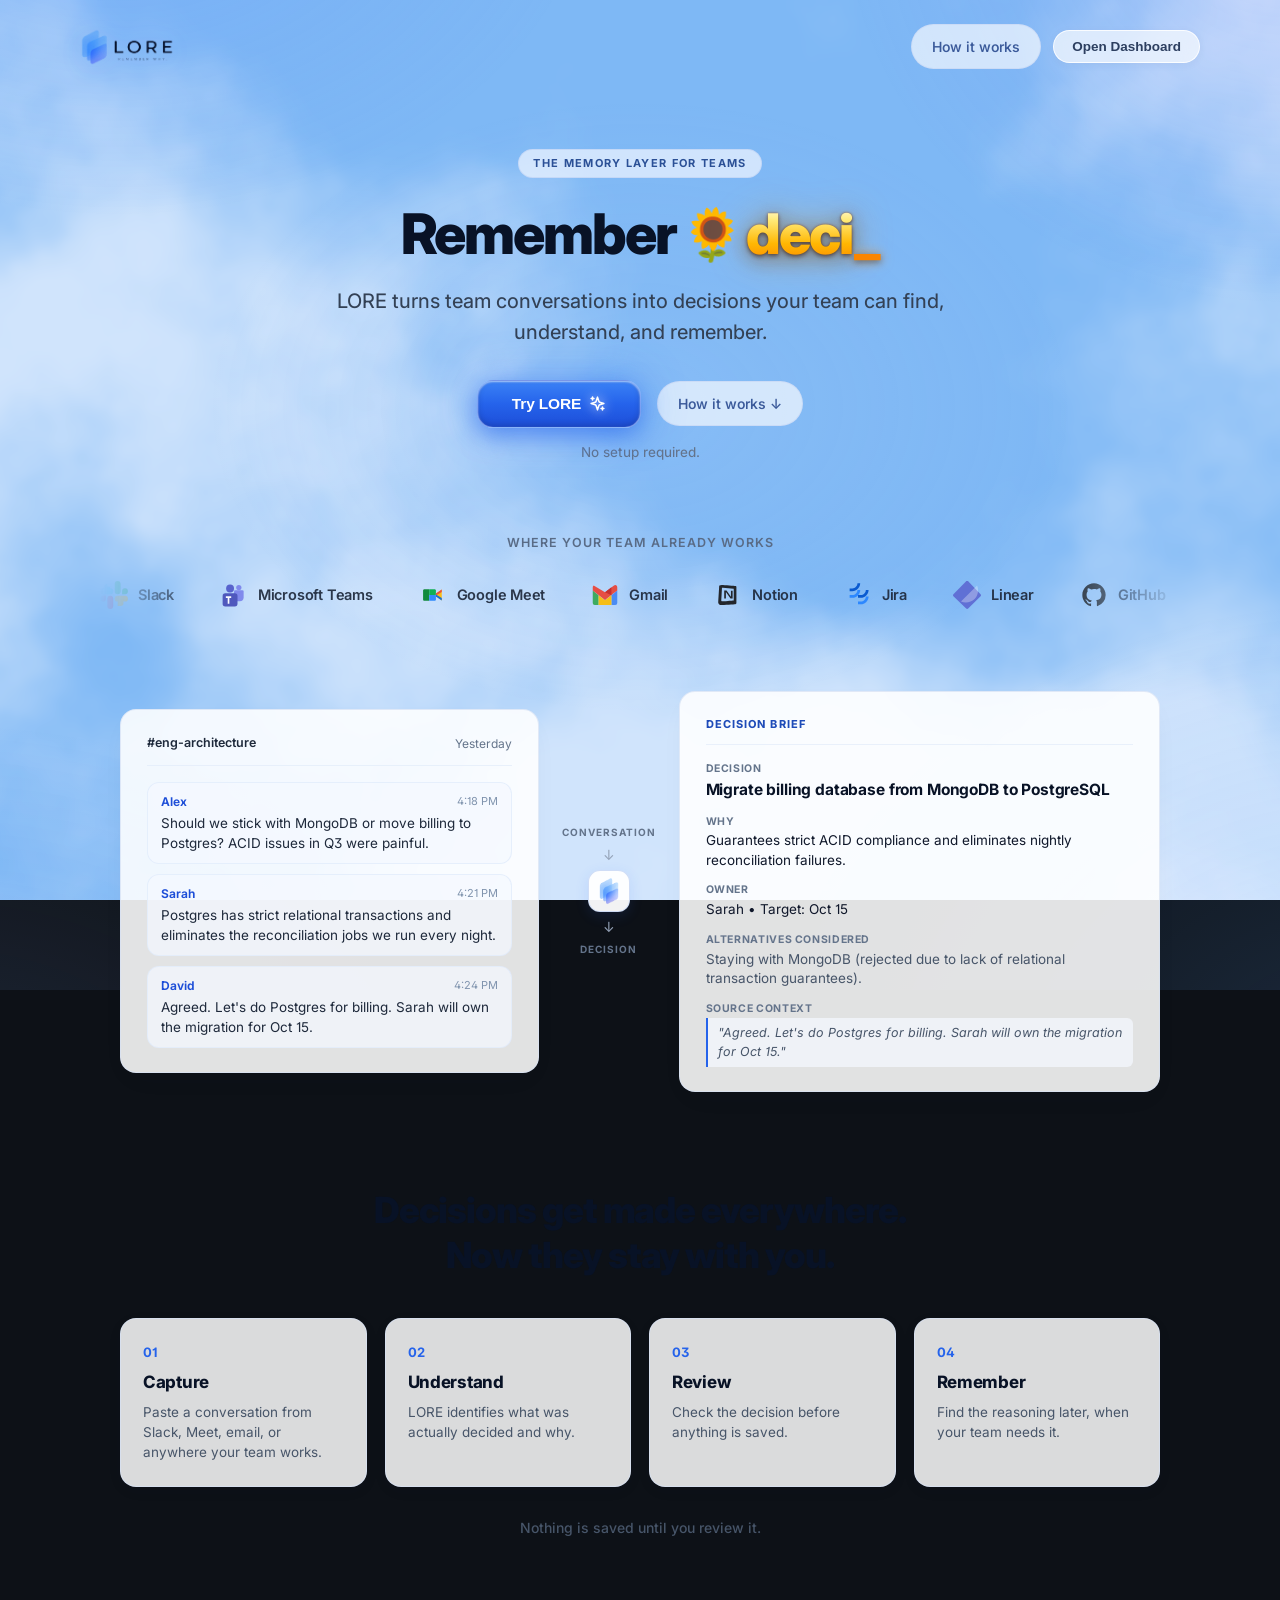
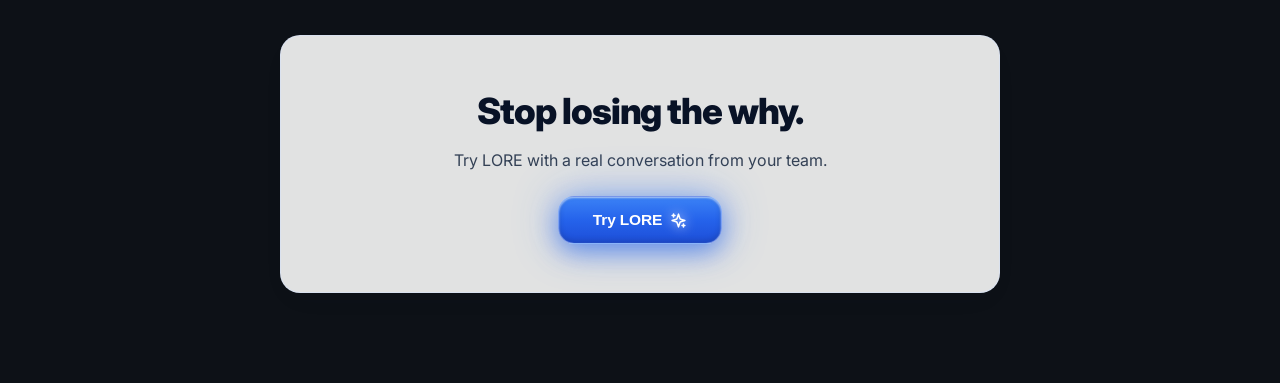
<file: index.html>
<!DOCTYPE html>
<html lang="en">
<head>
  <meta charset="UTF-8">
  <meta name="viewport" content="width=device-width, initial-scale=1.0">
  <meta name="description" content="LORE — Organizational memory for teams. Capture decisions, preserve reasoning and evidence, and remember why.">
  <title>LORE — Remember why.</title>
  <link rel="icon" type="image/png" href="assets/brand/lore-symbol-mark.png">
  <link rel="preconnect" href="https://fonts.googleapis.com">
  <link rel="preconnect" href="https://fonts.gstatic.com" crossorigin>
  <link href="https://fonts.googleapis.com/css2?family=Inter:wght@400;500;600;700;800;900&display=swap" rel="stylesheet">
  <link rel="stylesheet" href="styles.css?v=31">
</head>
<body>
  <canvas id="cloudscapeCanvas" class="cloudscape-bg" aria-hidden="true"></canvas>

  <!-- Lightweight Public Landing Screen (Appears before dashboard) -->
  <div id="landingScreen" class="landing-screen">
    <nav class="landing-nav" aria-label="Main Navigation">
      <a href="#" id="landingBrandLogo" class="landing-brand" title="LORE — Remember why.">
        <img src="assets/brand/lore-logo-transparent.png" alt="LORE — Remember why." class="landing-brand-img" />
      </a>
      <div class="landing-nav-actions">
        <a href="#landingVisual" class="landing-subtle-link landing-nav-how">How it works</a>
        <button id="landingGoDashboardBtn" class="btn-landing-nav" type="button">Open Dashboard</button>
      </div>
    </nav>

    <!-- 1. HERO -->
    <section class="landing-hero">
      <div class="landing-eyebrow">THE MEMORY LAYER FOR TEAMS</div>
      <h1 class="landing-headline">
        <span class="headline-static">Remember </span><span class="headline-sunflower" aria-hidden="true">🌻 </span><span id="typewriterText" class="headline-typewriter">why.</span><span id="typewriterCursor" class="typewriter-cursor" aria-hidden="true">_</span>
      </h1>
      <p class="landing-supporting">LORE turns team conversations into decisions your team can find, understand, and remember.</p>
      
      <div class="landing-hero-actions">
        <button id="landingTryBtn" class="btn-landing-cta glow-btn" type="button">
          <span class="btn-content">Try LORE</span>
          <svg class="btn-sparkle" width="17" height="17" viewBox="0 0 24 24" fill="none" stroke="currentColor" stroke-width="2.2" stroke-linecap="round" stroke-linejoin="round" aria-hidden="true"><path d="m12 3-1.912 5.813a2 2 0 0 1-1.275 1.275L3 12l5.813 1.912a2 2 0 0 1 1.275 1.275L12 21l1.912-5.813a2 2 0 0 1 1.275-1.275L21 12l-5.813-1.912a2 2 0 0 1-1.275-1.275L12 3Z"/><path d="M5 3v4"/><path d="M19 17v4"/><path d="M3 5h4"/><path d="M17 19h4"/></svg>
        </button>
        <a href="#landingVisual" class="landing-subtle-link">How it works ↓</a>
      </div>
      <p class="landing-hero-microcopy">No setup required.</p>
    </section>

    <!-- PLATFORMS MARQUEE -->
    <section class="landing-platforms-section" aria-label="Platforms where your team already works">
      <div class="platforms-header">
        <p class="platforms-eyebrow">Where your team already works</p>
      </div>
      <div class="platforms-marquee-wrap">
        <div class="platforms-marquee-track">
          <!-- Primary Platforms Group -->
          <div class="platforms-group">
            <div class="platform-logo" title="Slack">
              <svg class="platform-icon" width="28" height="28" viewBox="0 0 128 128" fill="none" xmlns="http://www.w3.org/2000/svg" aria-hidden="true">
                <path d="M26.8 80.6a13.4 13.4 0 1 1-13.4-13.4h13.4v13.4zm6.7 0a13.4 13.4 0 1 1 26.8 0v33.5a13.4 13.4 0 1 1-26.8 0V80.6z" fill="#E01E5A"/>
                <path d="M46.9 26.8a13.4 13.4 0 1 1-13.4-13.4v13.4h13.4zm0 6.7a13.4 13.4 0 1 1 0 26.8H13.4a13.4 13.4 0 1 1 0-26.8h33.5z" fill="#36C5F0"/>
                <path d="M100.7 46.9a13.4 13.4 0 1 1 13.4 13.4h-13.4V46.9zm-6.7 0a13.4 13.4 0 1 1-26.8 0V13.4a13.4 13.4 0 1 1 26.8 0v33.5z" fill="#2EB67D"/>
                <path d="M80.6 100.7a13.4 13.4 0 1 1 13.4 13.4h-13.4v-13.4zm0-6.7a13.4 13.4 0 1 1 0-26.8h33.5a13.4 13.4 0 1 1 0 26.8H80.6z" fill="#ECB22E"/>
              </svg>
              <span class="platform-name">Slack</span>
            </div>

            <div class="platform-logo" title="Microsoft Teams">
              <svg class="platform-icon" width="28" height="28" viewBox="0 0 32 32" fill="none" xmlns="http://www.w3.org/2000/svg" aria-hidden="true">
                <circle cx="21.5" cy="7.5" r="3" fill="#7B83EB"/>
                <path d="M16 12a1.5 1.5 0 0 1 1.5-1.5h8A1.5 1.5 0 0 1 27 12v6.5a4.5 4.5 0 0 1-4.5 4.5H17a1 1 0 0 1-1-1V12z" fill="#7B83EB"/>
                <circle cx="11.5" cy="8.5" r="4.5" fill="#5059C9"/>
                <rect x="3" y="14" width="17" height="15" rx="3" fill="#464EB8"/>
                <path d="M12.8 19.3h-2.1v6.7H8.8v-6.7H6.7v-1.8h6.1v1.8z" fill="#FFFFFF"/>
              </svg>
              <span class="platform-name">Microsoft Teams</span>
            </div>

            <div class="platform-logo" title="Google Meet">
              <svg class="platform-icon" width="28" height="28" viewBox="0 0 48 48" fill="none" xmlns="http://www.w3.org/2000/svg" aria-hidden="true">
                <path d="M7 16.25C7 15.01 8.01 14 9.25 14h8.25v20H9.25C8.01 34 7 32.99 7 31.75V16.25z" fill="#00832D"/>
                <path d="M17.5 14H26.75C27.99 14 29 15.01 29 16.25V24H17.5V14z" fill="#00AC47"/>
                <path d="M17.5 24H29v7.75c0 1.24-1.01 2.25-2.25 2.25H17.5V24z" fill="#2684FC"/>
                <path d="M29 21.5l10-7v19l-10-7v-5z" fill="#FFBA00"/>
                <path d="M29 21.5l10-7v4.5l-10 6v-3.5z" fill="#EA4335"/>
                <path d="M29 26.5l10 7v-4.5l-10-6v3.5z" fill="#0066DA"/>
              </svg>
              <span class="platform-name">Google Meet</span>
            </div>

            <div class="platform-logo" title="Gmail">
              <svg class="platform-icon" width="28" height="28" viewBox="0 0 48 48" fill="none" xmlns="http://www.w3.org/2000/svg" aria-hidden="true">
                <path d="M45 16.2v21.3a3.5 3.5 0 0 1-3.5 3.5H35V24.5L45 16.2z" fill="#4285F4"/>
                <path d="M3 16.2l10 8.3V41H6.5A3.5 3.5 0 0 1 3 37.5V16.2z" fill="#34A853"/>
                <path d="M35 41V24.5l-11 8.5-11-8.5V41h22z" fill="#FBBC05"/>
                <path d="M3 16.2L24 32.5 45 16.2V10.5a3.5 3.5 0 0 0-5.6-2.8L24 19.3 4.6 7.7A3.5 3.5 0 0 0 3 10.5v5.7z" fill="#EA4335"/>
                <path d="M35 24.5V10.5L24 19.3l11 5.2z" fill="#C5221F"/>
              </svg>
              <span class="platform-name">Gmail</span>
            </div>

            <div class="platform-logo" title="Notion">
              <svg class="platform-icon" width="28" height="28" viewBox="0 0 100 100" fill="none" xmlns="http://www.w3.org/2000/svg" aria-hidden="true">
                <path fill-rule="evenodd" clip-rule="evenodd" d="M19.5 16.5C21.7 14.8 24.7 14 27.5 14C36.6 14 74.4 17.5 76.5 17.7C78.4 17.9 80 19.3 80 21.2V78.8C80 81.1 78.4 82.9 76.2 83.2C72.8 83.7 34.5 86 25 86C21.4 86 18.2 84.4 16.5 81.5C14.7 78.5 14.8 74.9 15.2 71.5L18.2 24.5C18.4 21.3 18.3 17.4 19.5 16.5ZM28.5 24L26 68.5C25.8 71.2 27.2 72.8 29.8 72.5C33.2 72.2 64.5 69.8 70.5 69.2V27.5L31.8 23.8C29.8 23.6 28.7 23.8 28.5 24ZM36.5 33.5H44.8L60.5 56.5V34.5H66.5V62.5H58.8L42.5 39V62.5H36.5V33.5Z" fill="#18181B"/>
              </svg>
              <span class="platform-name">Notion</span>
            </div>

            <div class="platform-logo" title="Jira">
              <svg class="platform-icon" width="28" height="28" viewBox="0 0 24 24" fill="none" xmlns="http://www.w3.org/2000/svg" aria-hidden="true">
                <path d="M11.53 2c0 2.4-1.95 4.35-4.35 4.35H4.82v2.36h2.36c3.7 0 6.71-3.01 6.71-6.71V2h-2.36z" fill="#0052CC"/>
                <path d="M11.53 7.64c0 2.4-1.95 4.35-4.35 4.35H4.82v2.36h2.36c3.7 0 6.71-3.01 6.71-6.71V7.64h-2.36z" fill="#2684FF"/>
                <path d="M18.71 7.64c0 2.4-1.95 4.35-4.35 4.35H12v2.36h2.36c3.7 0 6.71-3.01 6.71-6.71V7.64h-2.36z" fill="#0052CC"/>
                <path d="M18.71 13.28c0 2.4-1.95 4.35-4.35 4.35H12V20h2.36c3.7 0 6.71-3.01 6.71-6.71v-.01h-2.36z" fill="#2684FF"/>
              </svg>
              <span class="platform-name">Jira</span>
            </div>

            <div class="platform-logo" title="Linear">
              <svg class="platform-icon" width="28" height="28" viewBox="0 0 100 100" fill="none" xmlns="http://www.w3.org/2000/svg" aria-hidden="true">
                <path d="M1.5 54.2c-2-2-2-5.2 0-7.2L47 0.5c2-2 5.2-2 7.2 0L98.5 47c2 2 2 5.2 0 7.2L54.2 98.5c-2 2-5.2 2-7.2 0L1.5 54.2z" fill="#5E6AD2"/>
                <path d="M28.5 73.5c16.5 7.5 36.5 3 48.5-9s16.5-32 9-48.5L28.5 73.5z" fill="#FFFFFF" fill-opacity="0.32"/>
              </svg>
              <span class="platform-name">Linear</span>
            </div>

            <div class="platform-logo" title="GitHub">
              <svg class="platform-icon" width="28" height="28" viewBox="0 0 24 24" fill="none" xmlns="http://www.w3.org/2000/svg" aria-hidden="true">
                <path fill-rule="evenodd" clip-rule="evenodd" d="M12 2C6.477 2 2 6.484 2 12.017c0 4.425 2.865 8.18 6.839 9.504.5.092.682-.217.682-.483 0-.237-.008-.868-.013-1.703-2.782.605-3.369-1.343-3.369-1.343-.454-1.158-1.11-1.466-1.11-1.466-.908-.62.069-.608.069-.608 1.003.07 1.53 1.032 1.53 1.032.892 1.53 2.341 1.088 2.91.832.092-.647.35-1.088.636-1.338-2.22-.253-4.555-1.113-4.555-4.951 0-1.093.39-1.988 1.029-2.688-.103-.253-.446-1.272.098-2.65 0 0 .84-.27 2.75 1.026A9.564 9.564 0 0112 6.844c.85.004 1.705.115 2.504.337 1.909-1.296 2.747-1.027 2.747-1.027.546 1.379.202 2.398.1 2.651.64.7 1.028 1.595 1.028 2.688 0 3.848-2.339 4.695-4.566 4.943.359.309.678.92.678 1.855 0 1.338-.012 2.419-.012 2.747 0 .268.18.58.688.482A10.019 10.019 0 0022 12.017C22 6.484 17.522 2 12 2z" fill="#24292F"/>
              </svg>
              <span class="platform-name">GitHub</span>
            </div>

            <div class="platform-logo" title="Discord">
              <svg class="platform-icon" width="28" height="28" viewBox="0 0 24 24" fill="none" xmlns="http://www.w3.org/2000/svg" aria-hidden="true">
                <path d="M20.317 4.37a19.791 19.791 0 0 0-4.885-1.515.074.074 0 0 0-.079.037c-.21.375-.444.864-.608 1.25a18.27 18.27 0 0 0-5.487 0 12.64 12.64 0 0 0-.617-1.25.077.077 0 0 0-.079-.037A19.736 19.736 0 0 0 3.677 4.37a.07.07 0 0 0-.032.027C.533 9.046-.32 13.58.099 18.057a.082.082 0 0 0 .031.057 19.9 19.9 0 0 0 5.993 3.03.078.078 0 0 0 .084-.028c.462-.63.874-1.295 1.226-1.994.021-.041.001-.09-.041-.106a13.107 13.107 0 0 1-1.872-.892.077.077 0 0 1-.008-.128 10.2 10.2 0 0 0 .372-.292.074.074 0 0 1 .077-.01c3.929 1.793 8.18 1.793 12.061 0a.074.074 0 0 1 .078.01c.12.098.246.198.373.292a.077.077 0 0 1-.006.127 12.299 12.299 0 0 1-1.873.894.077.077 0 0 0-.041.107c.36.698.772 1.362 1.225 1.993a.076.076 0 0 0 .084.028 19.839 19.839 0 0 0 6.002-3.03.077.077 0 0 0 .032-.054c.5-5.177-.838-9.674-3.549-13.66a.061.061 0 0 0-.031-.028zM8.02 15.33c-1.183 0-2.157-1.085-2.157-2.419 0-1.333.956-2.419 2.157-2.419 1.21 0 2.176 1.096 2.157 2.42 0 1.333-.956 2.418-2.157 2.418zm7.975 0c-1.183 0-2.157-1.085-2.157-2.419 0-1.333.955-2.419 2.157-2.419 1.21 0 2.176 1.096 2.157 2.42 0 1.333-.946 2.418-2.157 2.418z" fill="#5865F2"/>
              </svg>
              <span class="platform-name">Discord</span>
            </div>

            <div class="platform-logo" title="Google Docs">
              <svg class="platform-icon" width="28" height="28" viewBox="0 0 48 48" fill="none" xmlns="http://www.w3.org/2000/svg" aria-hidden="true">
                <path d="M30 4H12a4 4 0 0 0-4 4v32a4 4 0 0 0 4 4h24a4 4 0 0 0 4-4V14L30 4z" fill="#4285F4"/>
                <path d="M30 4v10h10L30 4z" fill="#A1C2FA"/>
                <path d="M16 22h16v2.5H16V22zm0 6h16v2.5H16V28zm0 6h10v2.5H16V34z" fill="#FFFFFF"/>
              </svg>
              <span class="platform-name">Google Docs</span>
            </div>
          </div>

          <!-- Secondary Platforms Group (Duplicate for Seamless Infinite Loop) -->
          <div class="platforms-group" aria-hidden="true">
            <div class="platform-logo" title="Slack">
              <svg class="platform-icon" width="28" height="28" viewBox="0 0 128 128" fill="none" xmlns="http://www.w3.org/2000/svg" aria-hidden="true">
                <path d="M26.8 80.6a13.4 13.4 0 1 1-13.4-13.4h13.4v13.4zm6.7 0a13.4 13.4 0 1 1 26.8 0v33.5a13.4 13.4 0 1 1-26.8 0V80.6z" fill="#E01E5A"/>
                <path d="M46.9 26.8a13.4 13.4 0 1 1-13.4-13.4v13.4h13.4zm0 6.7a13.4 13.4 0 1 1 0 26.8H13.4a13.4 13.4 0 1 1 0-26.8h33.5z" fill="#36C5F0"/>
                <path d="M100.7 46.9a13.4 13.4 0 1 1 13.4 13.4h-13.4V46.9zm-6.7 0a13.4 13.4 0 1 1-26.8 0V13.4a13.4 13.4 0 1 1 26.8 0v33.5z" fill="#2EB67D"/>
                <path d="M80.6 100.7a13.4 13.4 0 1 1 13.4 13.4h-13.4v-13.4zm0-6.7a13.4 13.4 0 1 1 0-26.8h33.5a13.4 13.4 0 1 1 0 26.8H80.6z" fill="#ECB22E"/>
              </svg>
              <span class="platform-name">Slack</span>
            </div>

            <div class="platform-logo" title="Microsoft Teams">
              <svg class="platform-icon" width="28" height="28" viewBox="0 0 32 32" fill="none" xmlns="http://www.w3.org/2000/svg" aria-hidden="true">
                <circle cx="21.5" cy="7.5" r="3" fill="#7B83EB"/>
                <path d="M16 12a1.5 1.5 0 0 1 1.5-1.5h8A1.5 1.5 0 0 1 27 12v6.5a4.5 4.5 0 0 1-4.5 4.5H17a1 1 0 0 1-1-1V12z" fill="#7B83EB"/>
                <circle cx="11.5" cy="8.5" r="4.5" fill="#5059C9"/>
                <rect x="3" y="14" width="17" height="15" rx="3" fill="#464EB8"/>
                <path d="M12.8 19.3h-2.1v6.7H8.8v-6.7H6.7v-1.8h6.1v1.8z" fill="#FFFFFF"/>
              </svg>
              <span class="platform-name">Microsoft Teams</span>
            </div>

            <div class="platform-logo" title="Google Meet">
              <svg class="platform-icon" width="28" height="28" viewBox="0 0 48 48" fill="none" xmlns="http://www.w3.org/2000/svg" aria-hidden="true">
                <path d="M7 16.25C7 15.01 8.01 14 9.25 14h8.25v20H9.25C8.01 34 7 32.99 7 31.75V16.25z" fill="#00832D"/>
                <path d="M17.5 14H26.75C27.99 14 29 15.01 29 16.25V24H17.5V14z" fill="#00AC47"/>
                <path d="M17.5 24H29v7.75c0 1.24-1.01 2.25-2.25 2.25H17.5V24z" fill="#2684FC"/>
                <path d="M29 21.5l10-7v19l-10-7v-5z" fill="#FFBA00"/>
                <path d="M29 21.5l10-7v4.5l-10 6v-3.5z" fill="#EA4335"/>
                <path d="M29 26.5l10 7v-4.5l-10-6v3.5z" fill="#0066DA"/>
              </svg>
              <span class="platform-name">Google Meet</span>
            </div>

            <div class="platform-logo" title="Gmail">
              <svg class="platform-icon" width="28" height="28" viewBox="0 0 48 48" fill="none" xmlns="http://www.w3.org/2000/svg" aria-hidden="true">
                <path d="M45 16.2v21.3a3.5 3.5 0 0 1-3.5 3.5H35V24.5L45 16.2z" fill="#4285F4"/>
                <path d="M3 16.2l10 8.3V41H6.5A3.5 3.5 0 0 1 3 37.5V16.2z" fill="#34A853"/>
                <path d="M35 41V24.5l-11 8.5-11-8.5V41h22z" fill="#FBBC05"/>
                <path d="M3 16.2L24 32.5 45 16.2V10.5a3.5 3.5 0 0 0-5.6-2.8L24 19.3 4.6 7.7A3.5 3.5 0 0 0 3 10.5v5.7z" fill="#EA4335"/>
                <path d="M35 24.5V10.5L24 19.3l11 5.2z" fill="#C5221F"/>
              </svg>
              <span class="platform-name">Gmail</span>
            </div>

            <div class="platform-logo" title="Notion">
              <svg class="platform-icon" width="28" height="28" viewBox="0 0 100 100" fill="none" xmlns="http://www.w3.org/2000/svg" aria-hidden="true">
                <path fill-rule="evenodd" clip-rule="evenodd" d="M19.5 16.5C21.7 14.8 24.7 14 27.5 14C36.6 14 74.4 17.5 76.5 17.7C78.4 17.9 80 19.3 80 21.2V78.8C80 81.1 78.4 82.9 76.2 83.2C72.8 83.7 34.5 86 25 86C21.4 86 18.2 84.4 16.5 81.5C14.7 78.5 14.8 74.9 15.2 71.5L18.2 24.5C18.4 21.3 18.3 17.4 19.5 16.5ZM28.5 24L26 68.5C25.8 71.2 27.2 72.8 29.8 72.5C33.2 72.2 64.5 69.8 70.5 69.2V27.5L31.8 23.8C29.8 23.6 28.7 23.8 28.5 24ZM36.5 33.5H44.8L60.5 56.5V34.5H66.5V62.5H58.8L42.5 39V62.5H36.5V33.5Z" fill="#18181B"/>
              </svg>
              <span class="platform-name">Notion</span>
            </div>

            <div class="platform-logo" title="Jira">
              <svg class="platform-icon" width="28" height="28" viewBox="0 0 24 24" fill="none" xmlns="http://www.w3.org/2000/svg" aria-hidden="true">
                <path d="M11.53 2c0 2.4-1.95 4.35-4.35 4.35H4.82v2.36h2.36c3.7 0 6.71-3.01 6.71-6.71V2h-2.36z" fill="#0052CC"/>
                <path d="M11.53 7.64c0 2.4-1.95 4.35-4.35 4.35H4.82v2.36h2.36c3.7 0 6.71-3.01 6.71-6.71V7.64h-2.36z" fill="#2684FF"/>
                <path d="M18.71 7.64c0 2.4-1.95 4.35-4.35 4.35H12v2.36h2.36c3.7 0 6.71-3.01 6.71-6.71V7.64h-2.36z" fill="#0052CC"/>
                <path d="M18.71 13.28c0 2.4-1.95 4.35-4.35 4.35H12V20h2.36c3.7 0 6.71-3.01 6.71-6.71v-.01h-2.36z" fill="#2684FF"/>
              </svg>
              <span class="platform-name">Jira</span>
            </div>

            <div class="platform-logo" title="Linear">
              <svg class="platform-icon" width="28" height="28" viewBox="0 0 100 100" fill="none" xmlns="http://www.w3.org/2000/svg" aria-hidden="true">
                <path d="M1.5 54.2c-2-2-2-5.2 0-7.2L47 0.5c2-2 5.2-2 7.2 0L98.5 47c2 2 2 5.2 0 7.2L54.2 98.5c-2 2-5.2 2-7.2 0L1.5 54.2z" fill="#5E6AD2"/>
                <path d="M28.5 73.5c16.5 7.5 36.5 3 48.5-9s16.5-32 9-48.5L28.5 73.5z" fill="#FFFFFF" fill-opacity="0.32"/>
              </svg>
              <span class="platform-name">Linear</span>
            </div>

            <div class="platform-logo" title="GitHub">
              <svg class="platform-icon" width="28" height="28" viewBox="0 0 24 24" fill="none" xmlns="http://www.w3.org/2000/svg" aria-hidden="true">
                <path fill-rule="evenodd" clip-rule="evenodd" d="M12 2C6.477 2 2 6.484 2 12.017c0 4.425 2.865 8.18 6.839 9.504.5.092.682-.217.682-.483 0-.237-.008-.868-.013-1.703-2.782.605-3.369-1.343-3.369-1.343-.454-1.158-1.11-1.466-1.11-1.466-.908-.62.069-.608.069-.608 1.003.07 1.53 1.032 1.53 1.032.892 1.53 2.341 1.088 2.91.832.092-.647.35-1.088.636-1.338-2.22-.253-4.555-1.113-4.555-4.951 0-1.093.39-1.988 1.029-2.688-.103-.253-.446-1.272.098-2.65 0 0 .84-.27 2.75 1.026A9.564 9.564 0 0112 6.844c.85.004 1.705.115 2.504.337 1.909-1.296 2.747-1.027 2.747-1.027.546 1.379.202 2.398.1 2.651.64.7 1.028 1.595 1.028 2.688 0 3.848-2.339 4.695-4.566 4.943.359.309.678.92.678 1.855 0 1.338-.012 2.419-.012 2.747 0 .268.18.58.688.482A10.019 10.019 0 0022 12.017C22 6.484 17.522 2 12 2z" fill="#24292F"/>
              </svg>
              <span class="platform-name">GitHub</span>
            </div>

            <div class="platform-logo" title="Discord">
              <svg class="platform-icon" width="28" height="28" viewBox="0 0 24 24" fill="none" xmlns="http://www.w3.org/2000/svg" aria-hidden="true">
                <path d="M20.317 4.37a19.791 19.791 0 0 0-4.885-1.515.074.074 0 0 0-.079.037c-.21.375-.444.864-.608 1.25a18.27 18.27 0 0 0-5.487 0 12.64 12.64 0 0 0-.617-1.25.077.077 0 0 0-.079-.037A19.736 19.736 0 0 0 3.677 4.37a.07.07 0 0 0-.032.027C.533 9.046-.32 13.58.099 18.057a.082.082 0 0 0 .031.057 19.9 19.9 0 0 0 5.993 3.03.078.078 0 0 0 .084-.028c.462-.63.874-1.295 1.226-1.994.021-.041.001-.09-.041-.106a13.107 13.107 0 0 1-1.872-.892.077.077 0 0 1-.008-.128 10.2 10.2 0 0 0 .372-.292.074.074 0 0 1 .077-.01c3.929 1.793 8.18 1.793 12.061 0a.074.074 0 0 1 .078.01c.12.098.246.198.373.292a.077.077 0 0 1-.006.127 12.299 12.299 0 0 1-1.873.894.077.077 0 0 0-.041.107c.36.698.772 1.362 1.225 1.993a.076.076 0 0 0 .084.028 19.839 19.839 0 0 0 6.002-3.03.077.077 0 0 0 .032-.054c.5-5.177-.838-9.674-3.549-13.66a.061.061 0 0 0-.031-.028zM8.02 15.33c-1.183 0-2.157-1.085-2.157-2.419 0-1.333.956-2.419 2.157-2.419 1.21 0 2.176 1.096 2.157 2.42 0 1.333-.956 2.418-2.157 2.418zm7.975 0c-1.183 0-2.157-1.085-2.157-2.419 0-1.333.955-2.419 2.157-2.419 1.21 0 2.176 1.096 2.157 2.42 0 1.333-.946 2.418-2.157 2.418z" fill="#5865F2"/>
              </svg>
              <span class="platform-name">Discord</span>
            </div>

            <div class="platform-logo" title="Google Docs">
              <svg class="platform-icon" width="28" height="28" viewBox="0 0 48 48" fill="none" xmlns="http://www.w3.org/2000/svg" aria-hidden="true">
                <path d="M30 4H12a4 4 0 0 0-4 4v32a4 4 0 0 0 4 4h24a4 4 0 0 0 4-4V14L30 4z" fill="#4285F4"/>
                <path d="M30 4v10h10L30 4z" fill="#A1C2FA"/>
                <path d="M16 22h16v2.5H16V22zm0 6h16v2.5H16V28zm0 6h10v2.5H16V34z" fill="#FFFFFF"/>
              </svg>
              <span class="platform-name">Google Docs</span>
            </div>
          </div>
        </div>
      </div>
    </section>

    <!-- 2. PRODUCT TRANSFORMATION -->
    <section id="landingVisual" class="landing-visual-section" aria-label="Product transformation">
      <div class="workflow-container">
        <!-- Conversation Card -->
        <div class="visual-card visual-card-input">
          <div class="visual-card-header">
            <span class="card-channel-name">#eng-architecture</span>
            <span class="card-timestamp">Yesterday</span>
          </div>

          <div class="chat-thread">
            <div class="chat-bubble">
              <div class="chat-bubble-author">
                <span>Alex</span>
                <span class="chat-time">4:18 PM</span>
              </div>
              <div class="chat-text">Should we stick with MongoDB or move billing to Postgres? ACID issues in Q3 were painful.</div>
            </div>

            <div class="chat-bubble">
              <div class="chat-bubble-author">
                <span>Sarah</span>
                <span class="chat-time">4:21 PM</span>
              </div>
              <div class="chat-text">Postgres has strict relational transactions and eliminates the reconciliation jobs we run every night.</div>
            </div>

            <div class="chat-bubble">
              <div class="chat-bubble-author">
                <span>David</span>
                <span class="chat-time">4:24 PM</span>
              </div>
              <div class="chat-text">Agreed. Let's do Postgres for billing. Sarah will own the migration for Oct 15.</div>
            </div>
          </div>
        </div>

        <!-- Flow Connector -->
        <div class="workflow-connector" aria-hidden="true">
          <span class="flow-label">CONVERSATION</span>
          <span class="flow-arrow">↓</span>
          <span class="flow-lore-pill" title="LORE">
            <img src="assets/brand/lore-symbol-mark.png" alt="LORE" class="flow-lore-symbol" />
          </span>
          <span class="flow-arrow">↓</span>
          <span class="flow-label">DECISION</span>
        </div>

        <!-- Decision Brief Card -->
        <div class="visual-card visual-card-output">
          <div class="visual-card-header">
            <span class="brief-kicker">DECISION BRIEF</span>
          </div>

          <div class="pv-brief">
            <div class="pv-field">
              <span class="pv-field-label">Decision</span>
              <span class="pv-field-val pv-title-val">Migrate billing database from MongoDB to PostgreSQL</span>
            </div>

            <div class="pv-field">
              <span class="pv-field-label">Why</span>
              <span class="pv-field-val">Guarantees strict ACID compliance and eliminates nightly reconciliation failures.</span>
            </div>

            <div class="pv-field">
              <span class="pv-field-label">Owner</span>
              <span class="pv-field-val">Sarah • Target: Oct 15</span>
            </div>

            <div class="pv-field">
              <span class="pv-field-label">Alternatives considered</span>
              <span class="pv-field-val pv-alt-val">Staying with MongoDB (rejected due to lack of relational transaction guarantees).</span>
            </div>

            <div class="pv-field">
              <span class="pv-field-label">Source context</span>
              <blockquote class="pv-quote">"Agreed. Let's do Postgres for billing. Sarah will own the migration for Oct 15."</blockquote>
            </div>
          </div>
        </div>
      </div>
    </section>

    <!-- 3. FOUR STEPS -->
    <section class="landing-loop-section">
      <div class="section-title-wrap">
        <h2 class="section-display-title">Decisions get made everywhere.<br>Now they stay with you.</h2>
      </div>

      <div class="loop-steps">
        <div class="loop-step-card">
          <span class="loop-step-num">01</span>
          <h3 class="loop-step-title">Capture</h3>
          <p class="loop-step-desc">Paste a conversation from Slack, Meet, email, or anywhere your team works.</p>
        </div>

        <div class="loop-step-card">
          <span class="loop-step-num">02</span>
          <h3 class="loop-step-title">Understand</h3>
          <p class="loop-step-desc">LORE identifies what was actually decided and why.</p>
        </div>

        <div class="loop-step-card">
          <span class="loop-step-num">03</span>
          <h3 class="loop-step-title">Review</h3>
          <p class="loop-step-desc">Check the decision before anything is saved.</p>
        </div>

        <div class="loop-step-card">
          <span class="loop-step-num">04</span>
          <h3 class="loop-step-title">Remember</h3>
          <p class="loop-step-desc">Find the reasoning later, when your team needs it.</p>
        </div>
      </div>

      <div class="landing-trust-wrap">
        <p class="landing-trust-note">Nothing is saved until you review it.</p>
      </div>
    </section>

    <!-- 4. FINAL CTA -->
    <section class="landing-cta-section">
      <div class="landing-cta-card">
        <h2 class="landing-cta-headline">Stop losing the why.</h2>
        <p class="landing-cta-copy">Try LORE with a real conversation from your team.</p>
        <button id="landingBottomTryBtn" class="btn-landing-cta glow-btn" type="button">
          <span class="btn-content">Try LORE</span>
          <svg class="btn-sparkle" width="17" height="17" viewBox="0 0 24 24" fill="none" stroke="currentColor" stroke-width="2.2" stroke-linecap="round" stroke-linejoin="round" aria-hidden="true"><path d="m12 3-1.912 5.813a2 2 0 0 1-1.275 1.275L3 12l5.813 1.912a2 2 0 0 1 1.275 1.275L12 21l1.912-5.813a2 2 0 0 1 1.275-1.275L21 12l-5.813-1.912a2 2 0 0 1-1.275-1.275L12 3Z"/><path d="M5 3v4"/><path d="M19 17v4"/><path d="M3 5h4"/><path d="M17 19h4"/></svg>
        </button>
      </div>
    </section>
  </div>

  <!-- App Dashboard Container (Intact) -->
  <div id="appContainer" class="app-container" hidden>
    <header class="app-header">
      <div class="header-inner">
        <div class="brand">
          <a href="#" id="appBrandLink" class="brand-link" title="LORE — Remember why.">
            <img src="assets/brand/lore-logo-transparent.png" alt="LORE — Remember why." class="brand-logo-img" />
          </a>
          <div class="sr-only">
            <h1>LORE</h1>
            <p class="tagline">Remember why.</p>
          </div>
        </div>
        <div class="header-actions">
          <button id="introViewBtn" class="btn btn-ghost btn-how-it-works" title="About LORE" aria-label="About LORE">
            <svg xmlns="http://www.w3.org/2000/svg" width="15" height="15" viewBox="0 0 24 24" fill="none" stroke="currentColor" stroke-width="2" stroke-linecap="round" stroke-linejoin="round" aria-hidden="true"><path d="M3 9l9-7 9 7v11a2 2 0 0 1-2 2H5a2 2 0 0 1-2-2z"/><polyline points="9 22 9 12 15 12 15 22"/></svg>
            <span>Overview</span>
          </button>
          <button id="howItWorksBtn" class="btn btn-ghost btn-how-it-works" title="How LORE works" aria-label="How LORE works">
            <svg xmlns="http://www.w3.org/2000/svg" width="15" height="15" viewBox="0 0 24 24" fill="none" stroke="currentColor" stroke-width="2.2" stroke-linecap="round" stroke-linejoin="round" aria-hidden="true"><circle cx="12" cy="12" r="10"/><path d="M9.09 9a3 3 0 0 1 5.83 1c0 2-3 3-3 3"/><path d="M12 17h.01"/></svg>
            <span>How it works</span>
          </button>
          <button id="headerAskLoreBtn" class="btn btn-ghost btn-ask-lore-nav" title="Ask Lore anything about why your team made a decision">
            <svg xmlns="http://www.w3.org/2000/svg" width="15" height="15" viewBox="0 0 24 24" fill="none" stroke="currentColor" stroke-width="2.2" stroke-linecap="round" stroke-linejoin="round" aria-hidden="true"><circle cx="11" cy="11" r="8"/><path d="m21 21-4.3-4.3"/></svg>
            <span>Ask Lore</span>
          </button>
          <button id="addDecisionBtn" class="btn btn-ghost">
            <svg xmlns="http://www.w3.org/2000/svg" width="16" height="16" viewBox="0 0 24 24" fill="none" stroke="currentColor" stroke-width="2.4" stroke-linecap="round" stroke-linejoin="round" aria-hidden="true"><path d="M5 12h14"/><path d="M12 5v14"/></svg>
            Add Decision
          </button>
          <button id="extractBtn" class="btn btn-primary btn-extract">
            <svg xmlns="http://www.w3.org/2000/svg" width="16" height="16" viewBox="0 0 24 24" fill="none" stroke="currentColor" stroke-width="2" stroke-linecap="round" stroke-linejoin="round" aria-hidden="true"><path d="m12 3-1.912 5.813a2 2 0 0 1-1.275 1.275L3 12l5.813 1.912a2 2 0 0 1 1.275 1.275L12 21l1.912-5.813a2 2 0 0 1 1.275-1.275L21 12l-5.813-1.912a2 2 0 0 1-1.275-1.275L12 3Z"/><path d="M5 3v4"/><path d="M19 17v4"/><path d="M3 5h4"/><path d="M17 19h4"/></svg>
            <span>Extract from conversation</span>
          </button>
        </div>
      </div>
    </header>

  <main class="container">
    <!-- ASK LORE INTERFACE -->
    <section id="askLoreSection" class="ask-lore-section" aria-label="Ask Lore anything about why your team made a decision">
      <div class="ask-lore-card">
        <div class="ask-lore-header">
          <div class="ask-lore-eyebrow">
            <svg width="12" height="12" viewBox="0 0 24 24" fill="none" stroke="currentColor" stroke-width="2.5" stroke-linecap="round" stroke-linejoin="round" aria-hidden="true"><path d="m12 3-1.912 5.813a2 2 0 0 1-1.275 1.275L3 12l5.813 1.912a2 2 0 0 1 1.275 1.275L12 21l1.912-5.813a2 2 0 0 1 1.275-1.275L21 12l-5.813-1.912a2 2 0 0 1-1.275-1.275L12 3Z"/></svg>
            <span>ASK LORE</span>
          </div>
          <p class="ask-lore-subtitle">Ask Lore anything about why your team made a decision.</p>
        </div>

        <form id="askLoreForm" class="ask-lore-form" novalidate>
          <div class="ask-lore-input-wrap">
            <span class="ask-lore-input-icon" aria-hidden="true">
              <svg xmlns="http://www.w3.org/2000/svg" width="17" height="17" viewBox="0 0 24 24" fill="none" stroke="currentColor" stroke-width="2.2" stroke-linecap="round" stroke-linejoin="round"><circle cx="11" cy="11" r="8"/><path d="m21 21-4.3-4.3"/></svg>
            </span>
            <input
              id="askLoreInput"
              type="text"
              class="ask-lore-input"
              placeholder="Ask about a decision you've saved…"
              autocomplete="off"
            />
            <button type="submit" id="askLoreSubmitBtn" class="btn btn-primary ask-lore-btn">
              <span>Ask Lore</span>
              <svg xmlns="http://www.w3.org/2000/svg" width="14" height="14" viewBox="0 0 24 24" fill="none" stroke="currentColor" stroke-width="2.2" stroke-linecap="round" stroke-linejoin="round" aria-hidden="true"><path d="M5 12h14"/><path d="m12 5 7 7-7 7"/></svg>
            </button>
          </div>
        </form>

        <div id="askLoreSuggestions" class="ask-lore-suggestions" aria-label="Suggested questions" aria-live="polite"></div>

        <!-- Result / Answer Panel -->
        <div id="askLoreResultPanel" class="ask-lore-result" hidden>
          <div class="ask-result-head">
            <div class="ask-user-question">
              <span class="ask-q-label">User question:</span>
              <span id="askResultQuestion" class="ask-q-text"></span>
            </div>
            <button type="button" id="askResultResetBtn" class="ask-reset-btn" title="Clear and ask another question">
              <svg xmlns="http://www.w3.org/2000/svg" width="14" height="14" viewBox="0 0 24 24" fill="none" stroke="currentColor" stroke-width="2.2" stroke-linecap="round" stroke-linejoin="round" aria-hidden="true"><path d="M18 6 6 18"/><path d="m6 6 12 12"/></svg>
              <span>Clear</span>
            </button>
          </div>

          <div id="askResultLoading" class="ask-result-loading" hidden>
            <div class="ask-loading-spinner" aria-hidden="true"></div>
            <span>Searching team memory &amp; reasoning…</span>
          </div>

          <div id="askResultAnswerBox" class="ask-answer-box" hidden>
            <div class="ask-answer-heading">Answer</div>
            <p id="askResultAnswerText" class="ask-answer-text"></p>
            <p class="ask-trust-note">Ask Lore sends matching saved records to Gemini and summarizes them, not independent verification. Source labels are reviewer-entered; only source-matched quotes were checked against captured text.</p>
            <p id="askImpactSummary" class="ask-impact-summary" hidden></p>
            <div id="askResultSources" class="ask-sources-list"></div>
            <button id="askImpactMoreBtn" class="btn btn-ghost btn-sm impact-more-btn" type="button" hidden></button>
          </div>

          <p id="askResultError" class="ask-result-error" role="alert" hidden></p>

          <!-- No-Memory State -->
          <div id="askResultNoMemory" class="ask-no-memory-box" hidden>
            <div class="no-memory-message">
              <p class="no-memory-primary">I couldn't find a decision in Lore that answers this.</p>
              <p class="no-memory-secondary">Try capturing the conversation where this decision was made.</p>
            </div>
            <button type="button" id="askCaptureBtn" class="btn btn-primary btn-sm">
              <svg xmlns="http://www.w3.org/2000/svg" width="14" height="14" viewBox="0 0 24 24" fill="none" stroke="currentColor" stroke-width="2" stroke-linecap="round" stroke-linejoin="round" aria-hidden="true"><path d="m12 3-1.912 5.813a2 2 0 0 1-1.275 1.275L3 12l5.813 1.912a2 2 0 0 1 1.275 1.275L12 21l1.912-5.813a2 2 0 0 1 1.275-1.275L21 12l-5.813-1.912a2 2 0 0 1-1.275-1.275L12 3Z"/></svg>
              <span>Capture a conversation</span>
            </button>
          </div>
        </div>
      </div>
    </section>

    <section id="stats" class="stats" aria-live="polite">
      <div class="stat stat-clickable" id="statTotalBox" role="button" tabindex="0" title="Click to show all decisions">
        <span class="stat-dot total" aria-hidden="true"></span>
        <div class="stat-inner">
          <span class="stat-label">Total</span>
          <span id="statTotal" class="stat-value">0</span>
        </div>
      </div>
      <div class="stat stat-clickable" id="statDecidedBox" role="button" tabindex="0" title="Click to filter Decided decisions">
        <span class="stat-dot Decided" aria-hidden="true"></span>
        <div class="stat-inner">
          <span class="stat-label">Decided</span>
          <span id="statDecided" class="stat-value">0</span>
        </div>
      </div>
      <div class="stat stat-clickable" id="statProposedBox" role="button" tabindex="0" title="Click to filter Proposed decisions">
        <span class="stat-dot Proposed" aria-hidden="true"></span>
        <div class="stat-inner">
          <span class="stat-label">Proposed</span>
          <span id="statProposed" class="stat-value">0</span>
        </div>
      </div>
      <div class="stat stat-clickable" id="statSupersededBox" role="button" tabindex="0" title="Click to filter Superseded decisions">
        <span class="stat-dot Superseded" aria-hidden="true"></span>
        <div class="stat-inner">
          <span class="stat-label">Superseded</span>
          <span id="statSuperseded" class="stat-value">0</span>
        </div>
      </div>
      <div class="stat stat-clickable" id="statReviewBox" role="button" tabindex="0" title="Click to filter decisions due for revisit">
        <span class="stat-dot Review" aria-hidden="true"></span>
        <div class="stat-inner">
          <span class="stat-label">Needs Review</span>
          <span id="statReview" class="stat-value">0</span>
        </div>
      </div>
    </section>

    <section class="toolbar">
      <div class="search-wrap">
        <span class="search-icon" aria-hidden="true">
          <svg xmlns="http://www.w3.org/2000/svg" width="16" height="16" viewBox="0 0 24 24" fill="none" stroke="currentColor" stroke-width="2" stroke-linecap="round" stroke-linejoin="round"><circle cx="11" cy="11" r="8"/><path d="m21 21-4.3-4.3"/></svg>
        </span>
        <input
          id="searchInput"
          type="search"
          placeholder="Search decisions, context, reasoning, alternatives, outcomes..."
          autocomplete="off"
        >
      </div>

      <div class="toolbar-controls">
        <div class="filter-wrap">
          <label class="sr-only" for="statusFilter">Filter by status</label>
          <select id="statusFilter">
            <option value="all">All statuses</option>
            <option value="Decided">Decided</option>
            <option value="Proposed">Proposed</option>
            <option value="Superseded">Superseded</option>
            <option value="Reversed">Reversed</option>
            <option value="needs_review">Needs Review</option>
          </select>
          <span class="filter-chevron" aria-hidden="true">
            <svg xmlns="http://www.w3.org/2000/svg" width="16" height="16" viewBox="0 0 24 24" fill="none" stroke="currentColor" stroke-width="2" stroke-linecap="round" stroke-linejoin="round"><path d="m6 9 6 6 6-6"/></svg>
          </span>
        </div>

        <div class="view-switch" role="group" aria-label="View mode">
          <button id="viewCardsBtn" class="view-btn active" type="button" title="Cards View">
            <svg xmlns="http://www.w3.org/2000/svg" width="15" height="15" viewBox="0 0 24 24" fill="none" stroke="currentColor" stroke-width="2" stroke-linecap="round" stroke-linejoin="round"><rect width="7" height="7" x="3" y="3" rx="1"/><rect width="7" height="7" x="14" y="3" rx="1"/><rect width="7" height="7" x="14" y="14" rx="1"/><rect width="7" height="7" x="3" y="14" rx="1"/></svg>
            Cards
          </button>
          <button id="viewTimelineBtn" class="view-btn" type="button" title="Chronological Decision Timeline">
            <svg xmlns="http://www.w3.org/2000/svg" width="15" height="15" viewBox="0 0 24 24" fill="none" stroke="currentColor" stroke-width="2" stroke-linecap="round" stroke-linejoin="round"><path d="M12 2v20"/><circle cx="12" cy="7" r="2"/><circle cx="12" cy="17" r="2"/></svg>
            Timeline
          </button>
        </div>

        <div class="export-wrap">
          <button id="exportMenuBtn" class="btn btn-ghost" type="button" aria-haspopup="true" aria-expanded="false">
            <svg xmlns="http://www.w3.org/2000/svg" width="15" height="15" viewBox="0 0 24 24" fill="none" stroke="currentColor" stroke-width="2" stroke-linecap="round" stroke-linejoin="round"><path d="M21 15v4a2 2 0 0 1-2 2H5a2 2 0 0 1-2-2v-4"/><polyline points="7 10 12 15 17 10"/><line x1="12" x2="12" y1="15" y2="3"/></svg>
            Export / Import
          </button>
          <div id="exportMenu" class="export-dropdown" hidden>
            <button id="exportAdrBtn" type="button">
              <svg xmlns="http://www.w3.org/2000/svg" width="14" height="14" viewBox="0 0 24 24" fill="none" stroke="currentColor" stroke-width="2" stroke-linecap="round" stroke-linejoin="round"><path d="M14.5 2H6a2 2 0 0 0-2 2v16a2 2 0 0 0 2 2h12a2 2 0 0 0 2-2V7.5L14.5 2z"/><polyline points="14 2 14 8 20 8"/></svg>
              Export ADRs (.md)
            </button>
            <button id="exportJsonBtn" type="button">
              <svg xmlns="http://www.w3.org/2000/svg" width="14" height="14" viewBox="0 0 24 24" fill="none" stroke="currentColor" stroke-width="2" stroke-linecap="round" stroke-linejoin="round"><polyline points="16 18 22 12 16 6"/><polyline points="8 6 2 12 8 18"/></svg>
              Download graph backup (.json)
            </button>
            <button id="importJsonBtn" type="button">
              <svg xmlns="http://www.w3.org/2000/svg" width="14" height="14" viewBox="0 0 24 24" fill="none" stroke="currentColor" stroke-width="2" stroke-linecap="round" stroke-linejoin="round" aria-hidden="true"><path d="M12 16V3"/><path d="m7 8 5-5 5 5"/><path d="M4 16v4h16v-4"/></svg>
              Import graph backup (.json)
            </button>
          </div>
        </div>
      </div>
      <span id="resultCount" class="result-count"></span>
    </section>

    <!-- Cards Grid Dashboard -->
    <section id="dashboard" class="dashboard" aria-live="polite"></section>

    <!-- Timeline Roadmap Dashboard -->
    <section id="timelineDashboard" class="timeline-dashboard" hidden aria-live="polite"></section>

    <section id="emptyState" class="empty-state" hidden>
      <div class="cloud-watch-avatar" id="emptyCloudWatch" aria-label="Interactive LORE Cloud Character">
        <img
          src="assets/brand/cloud-character.png"
          alt="LORE Cloud Mascot"
          class="cloud-character-img"
        />
        <div class="cloud-eye cloud-eye-left">
          <div class="cloud-pupil" id="cloudPupilLeft"></div>
        </div>
        <div class="cloud-eye cloud-eye-right">
          <div class="cloud-pupil" id="cloudPupilRight"></div>
        </div>
      </div>
      <h2>Your team's memory starts here.</h2>
      <p class="empty-desc">Paste a conversation and LORE will find what was actually decided.</p>
      <div class="empty-actions">
        <button id="emptyExtractBtn" class="btn btn-primary btn-empty-extract">
          <svg xmlns="http://www.w3.org/2000/svg" width="16" height="16" viewBox="0 0 24 24" fill="none" stroke="currentColor" stroke-width="2" stroke-linecap="round" stroke-linejoin="round" aria-hidden="true"><path d="m12 3-1.912 5.813a2 2 0 0 1-1.275 1.275L3 12l5.813 1.912a2 2 0 0 1 1.275 1.275L12 21l1.912-5.813a2 2 0 0 1 1.275-1.275L21 12l-5.813-1.912a2 2 0 0 1-1.275-1.275L12 3Z"/><path d="M5 3v4"/><path d="M19 17v4"/><path d="M3 5h4"/><path d="M17 19h4"/></svg>
          <span>Extract from conversation</span>
        </button>
        <button id="emptyAddBtn" class="btn btn-ghost">
          <svg xmlns="http://www.w3.org/2000/svg" width="15" height="15" viewBox="0 0 24 24" fill="none" stroke="currentColor" stroke-width="2.2" stroke-linecap="round" stroke-linejoin="round" aria-hidden="true"><path d="M5 12h14"/><path d="M12 5v14"/></svg>
          <span>Add manually</span>
        </button>
        <button id="emptyImportBtn" class="btn btn-ghost" type="button">Import graph backup</button>
      </div>
      <p class="empty-footnote">Nothing is saved until you review it.</p>
    </section>
  </main>
  </div>

  <!-- Add / Edit modal -->
  <div id="decisionModal" class="modal-overlay" hidden>
    <div class="modal" role="dialog" aria-modal="true" aria-labelledby="modalTitle">
      <div class="modal-header">
        <h2 id="modalTitle">Add Decision</h2>
        <button id="closeModalBtn" class="icon-btn" aria-label="Close">
          <svg xmlns="http://www.w3.org/2000/svg" width="18" height="18" viewBox="0 0 24 24" fill="none" stroke="currentColor" stroke-width="2" stroke-linecap="round" stroke-linejoin="round"><path d="M18 6 6 18"/><path d="m6 6 12 12"/></svg>
        </button>
      </div>
      <form id="decisionForm" novalidate>
        <div class="form-group">
          <label for="decisionText">Decision</label>
          <input id="decisionText" type="text" required placeholder="What did we decide?">
        </div>
        <div class="form-group">
          <label for="contextText">Context / Problem</label>
          <textarea id="contextText" rows="3" required placeholder="The situation or problem that led to this decision"></textarea>
        </div>
        <div class="form-group">
          <label for="reasoningText">Reasoning</label>
          <textarea id="reasoningText" rows="3" required placeholder="Why this decision makes sense"></textarea>
        </div>
        <div class="form-row">
          <div class="form-group">
            <label for="ownerText">Owner</label>
            <input id="ownerText" type="text" required placeholder="e.g. Alex Chen">
          </div>
          <div class="form-group">
            <label for="dateInput">Date</label>
            <input id="dateInput" type="date" required>
          </div>
        </div>
        <div class="form-row">
          <div class="form-group">
            <label for="statusInput">Status</label>
            <select id="statusInput">
              <option value="Decided">Decided</option>
              <option value="Proposed">Proposed</option>
              <option value="Superseded">Superseded</option>
              <option value="Reversed">Reversed</option>
            </select>
          </div>
          <div class="form-group">
            <label for="impactInput">Impact</label>
            <select id="impactInput">
              <option value="Low">Low</option>
              <option value="Medium" selected>Medium</option>
              <option value="High">High</option>
              <option value="Critical">Critical</option>
            </select>
          </div>
        </div>

        <!-- Optional Deep Organizational Memory Section -->
        <div class="deep-form-toggle-wrap">
          <button type="button" id="toggleDeepFormBtn" class="btn-text-link">
            <span id="toggleDeepIcon">+</span> Add alternatives, evidence, tags & review date (optional)
          </button>
        </div>

        <div id="deepFormFields" class="deep-form-fields" hidden>
          <div class="form-group">
            <label for="alternativesText">Alternatives Considered</label>
            <textarea id="alternativesText" rows="2" placeholder="What other options were considered and rejected?"></textarea>
          </div>
          <div class="form-group">
            <label for="evidenceText">Evidence / Source</label>
            <textarea id="evidenceText" rows="2" placeholder="Supporting metrics, data points, or source excerpt"></textarea>
          </div>
          <div class="form-row">
            <div class="form-group">
              <label for="tagsInput">Tags</label>
              <input id="tagsInput" type="text" placeholder="e.g. Architecture, Pricing (comma separated)">
            </div>
            <div class="form-group">
              <label for="reviewDateInput">Review Date</label>
              <input id="reviewDateInput" type="date">
            </div>
          </div>
          <div class="form-group">
            <label for="expectedOutcomeText">Expected Outcome</label>
            <textarea id="expectedOutcomeText" rows="2" placeholder="What specific result was anticipated?"></textarea>
          </div>
          <div class="form-group" id="actualOutcomeGroup">
            <label for="actualOutcomeText">Actual Outcome & Learnings</label>
            <textarea id="actualOutcomeText" rows="2" placeholder="What actually happened after implementation? (Revisit notes)"></textarea>
          </div>
        </div>

        <div class="modal-actions">
          <button type="button" id="cancelModalBtn" class="btn btn-ghost">Cancel</button>
          <button type="submit" class="btn btn-primary">
            <svg xmlns="http://www.w3.org/2000/svg" width="16" height="16" viewBox="0 0 24 24" fill="none" stroke="currentColor" stroke-width="2.2" stroke-linecap="round" stroke-linejoin="round" aria-hidden="true"><path d="M20 6 9 17l-5-5"/></svg>
            Save Decision
          </button>
        </div>
      </form>
    </div>
  </div>

  <!-- Detail modal (Decision Memory View) -->
  <div id="detailModal" class="modal-overlay" hidden>
    <div class="modal modal-detail" role="dialog" aria-modal="true" aria-labelledby="detailTitle">
      <div class="modal-header">
        <div class="detail-header-badges">
          <span id="detailStatus" class="badge">Decided</span>
          <span id="detailImpact" class="badge-impact">Medium Impact</span>
        </div>
        <button id="closeDetailBtn" class="icon-btn" aria-label="Close">
          <svg xmlns="http://www.w3.org/2000/svg" width="18" height="18" viewBox="0 0 24 24" fill="none" stroke="currentColor" stroke-width="2" stroke-linecap="round" stroke-linejoin="round"><path d="M18 6 6 18"/><path d="m6 6 12 12"/></svg>
        </button>
      </div>

      <div class="detail-body">
        <!-- Lineage banner (Has this decision changed?) -->
        <div id="detailLineageBanner" class="detail-lineage-banner" hidden></div>

        <h2 id="detailTitle" class="detail-title"></h2>
        
        <div class="detail-meta">
          <span>
            <svg xmlns="http://www.w3.org/2000/svg" width="14" height="14" viewBox="0 0 24 24" fill="none" stroke="currentColor" stroke-width="2" stroke-linecap="round" stroke-linejoin="round" aria-hidden="true"><path d="M19 21v-2a4 4 0 0 0-4-4H9a4 4 0 0 0-4 4v2"/><circle cx="12" cy="7" r="4"/></svg>
            <span id="detailOwner"></span>
          </span>
          <span>
            <svg xmlns="http://www.w3.org/2000/svg" width="14" height="14" viewBox="0 0 24 24" fill="none" stroke="currentColor" stroke-width="2" stroke-linecap="round" stroke-linejoin="round" aria-hidden="true"><path d="M8 2v4"/><path d="M16 2v4"/><rect width="18" height="18" x="3" y="4" rx="2"/><path d="M3 10h18"/></svg>
            <span id="detailDate"></span>
          </span>
        </div>

        <div id="detailTags" class="detail-tags"></div>

        <div class="detail-section">
          <h3>Context / Problem</h3>
          <p id="detailContext"></p>
        </div>

        <div class="detail-section">
          <h3>Reasoning</h3>
          <p id="detailReasoning"></p>
        </div>

        <!-- What did we consider instead? -->
        <div id="detailAlternativesSection" class="detail-section" hidden>
          <h3>What we considered instead</h3>
          <p id="detailAlternatives" class="detail-alternatives-text"></p>
        </div>

        <!-- What evidence supports it? -->
        <div id="detailEvidenceSection" class="detail-section" hidden>
          <h3>Source excerpt</h3>
          <p id="detailEvidenceMeta" class="detail-source-meta"></p>
          <blockquote id="detailEvidence" class="detail-quote"></blockquote>
        </div>

        <div id="detailTrustSection" class="detail-section detail-trust-section" hidden>
          <h3>Extraction trust signal</h3>
          <p id="detailTrustSummary" class="detail-trust-summary"></p>
          <p id="detailTrustCaveat" class="detail-trust-caveat"></p>
          <details class="detail-source-quotes-wrap">
            <summary>Matched source excerpts by field</summary>
            <div id="detailSourceQuotes" class="detail-source-quotes"></div>
          </details>
        </div>

        <div class="detail-section detail-links-section">
          <h3>Decision links</h3>
          <div id="detailLinksList" class="detail-links-list"></div>
          <form id="detailLinkForm" class="detail-link-form">
            <label for="detailLinkType">Relationship</label>
            <select id="detailLinkType">
              <option value="depends_on">Depends on</option>
              <option value="influenced_by">Influenced by</option>
              <option value="related_to">Related to</option>
              <option value="contradicts">Contradicts</option>
            </select>
            <label for="detailLinkTarget">Decision</label>
            <select id="detailLinkTarget" required></select>
            <button type="submit" class="btn btn-ghost btn-sm">Link decision</button>
          </form>
          <button id="detailImpactBtn" type="button" class="btn btn-ghost btn-sm detail-impact-btn">What could this change affect?</button>
        </div>

        <!-- Did the decision actually work? (Revisit & Learn) -->
        <div id="detailOutcomeSection" class="detail-section detail-outcome-card">
          <div class="outcome-card-header">
            <h3>Revisit & Learn</h3>
            <span id="detailReviewBadge" class="review-status-badge"></span>
          </div>
          <div class="outcome-grid">
            <div>
              <span class="outcome-label">Expected Outcome</span>
              <p id="detailExpectedOutcome" class="outcome-value"></p>
            </div>
            <div>
              <span class="outcome-label">Target Review Date</span>
              <p id="detailReviewDate" class="outcome-value"></p>
            </div>
          </div>
          <div class="outcome-actual-block">
            <span class="outcome-label">Actual Outcome & Learnings</span>
            <p id="detailActualOutcome" class="outcome-actual-text"></p>
            <div id="detailReviewHistory" class="review-history-list" hidden></div>
            <!-- Quick Outcome Logger -->
            <div id="quickOutcomeWrap" class="quick-outcome-wrap" hidden>
              <label for="quickOutcomeInput">What happened, and what did the team learn?</label>
              <textarea id="quickOutcomeInput" rows="2" placeholder="Add the evidence or learning behind this review..."></textarea>
              <div class="review-outcome-actions">
                <button id="quickOutcomeSaveBtn" type="button" class="btn btn-sm btn-primary">Keep</button>
                <button id="quickReviseBtn" type="button" class="btn btn-sm btn-ghost">Revise</button>
                <button id="quickReverseBtn" type="button" class="btn btn-sm btn-ghost">Reverse</button>
              </div>
              <p class="review-action-note">Revise and Reverse create a linked follow-up decision; the original stays in history.</p>
            </div>
          </div>
        </div>
      </div>

      <div class="modal-actions detail-actions">
        <button id="deleteBtn" class="btn btn-danger">
          <svg xmlns="http://www.w3.org/2000/svg" width="15" height="15" viewBox="0 0 24 24" fill="none" stroke="currentColor" stroke-width="2" stroke-linecap="round" stroke-linejoin="round" aria-hidden="true"><path d="M3 6h18"/><path d="M19 6v14c0 1-1 2-2 2H7c-1 0-2-1-2-2V6"/><path d="M8 6V4c0-1 1-2 2-2h4c1 0 2 1 2 2v2"/><line x1="10" x2="10" y1="11" y2="17"/><line x1="14" x2="14" y1="11" y2="17"/></svg>
          Delete
        </button>
        <button id="supersedeBtn" class="btn btn-ghost" title="Create a linked revision without deleting this decision">
          <svg xmlns="http://www.w3.org/2000/svg" width="15" height="15" viewBox="0 0 24 24" fill="none" stroke="currentColor" stroke-width="2" stroke-linecap="round" stroke-linejoin="round" aria-hidden="true"><polyline points="15 14 20 9 15 4"/><path d="M4 20v-7a4 4 0 0 1 4-4h12"/></svg>
          Create Revision
        </button>
        <button id="copyAdrBtn" class="btn btn-ghost" title="Copy as Architectural Decision Record (Markdown)">
          <svg xmlns="http://www.w3.org/2000/svg" width="14" height="14" viewBox="0 0 24 24" fill="none" stroke="currentColor" stroke-width="2" stroke-linecap="round" stroke-linejoin="round" aria-hidden="true"><rect width="14" height="14" x="8" y="8" rx="2" ry="2"/><path d="M4 16c-1.1 0-2-.9-2-2V4c0-1.1.9-2 2-2h10c1.1 0 2 .9 2 2"/></svg>
          Copy ADR
        </button>
        <button id="editBtn" class="btn btn-primary">
          <svg xmlns="http://www.w3.org/2000/svg" width="14" height="14" viewBox="0 0 24 24" fill="none" stroke="currentColor" stroke-width="2" stroke-linecap="round" stroke-linejoin="round" aria-hidden="true"><path d="M21.174 6.812a1 1 0 0 0-3.986-3.987L3.842 16.174a2 2 0 0 0-.5.83l-1.321 4.352a.5.5 0 0 0 .623.622l4.353-1.32a2 2 0 0 0 .83-.497z"/><path d="m15 5 4 4"/></svg>
          Edit
        </button>
      </div>
    </div>
  </div>

  <!-- Extract from Text modal -->
  <div id="extractModal" class="modal-overlay" hidden>
    <div class="modal extract-modal" role="dialog" aria-modal="true" aria-labelledby="extractTitle">
      <div class="modal-header">
        <div>
          <h2 id="extractTitle">Extract from Text</h2>
          <p style="font-size:11.5px;color:var(--text-muted);margin-top:3px;font-weight:500;">AI identifies decisions, context, reasoning &amp; alternatives</p>
        </div>
        <div style="display:flex;align-items:center;gap:8px;">
          <span class="kbd-hint"><span class="kbd">Esc</span> to close</span>
          <button id="closeExtractBtn" class="icon-btn" aria-label="Close">
            <svg xmlns="http://www.w3.org/2000/svg" width="18" height="18" viewBox="0 0 24 24" fill="none" stroke="currentColor" stroke-width="2" stroke-linecap="round" stroke-linejoin="round"><path d="M18 6 6 18"/><path d="m6 6 12 12"/></svg>
          </button>
        </div>
      </div>
      <div id="extractPane">
        <form id="extractForm" novalidate>
          <div class="extract-body">
            <div class="form-group">
              <label for="extractText">Pasted discussion or notes</label>
              <textarea
                id="extractText"
                rows="10"
                placeholder="Paste a Slack thread, meeting transcript, email thread, or document notes. AI will extract decisions, context, reasoning, alternatives, evidence, and expected outcomes."
              ></textarea>
            </div>
            <p id="extractNoDecision" class="extract-message" hidden>No clear committed decision found in this text.</p>
            <p id="extractError" class="extract-error" hidden></p>
            <div class="modal-actions">
              <button type="button" id="cancelExtractBtn" class="btn btn-ghost">Cancel</button>
              <button type="submit" id="extractRunBtn" class="btn btn-primary">
                <svg xmlns="http://www.w3.org/2000/svg" width="15" height="15" viewBox="0 0 24 24" fill="none" stroke="currentColor" stroke-width="2" stroke-linecap="round" stroke-linejoin="round"><path d="m12 3-1.912 5.813a2 2 0 0 1-1.275 1.275L3 12l5.813 1.912a2 2 0 0 1 1.275 1.275L12 21l1.912-5.813a2 2 0 0 1 1.275-1.275L21 12l-5.813-1.912a2 2 0 0 1-1.275-1.275L12 3Z"/></svg>
                Extract to Memory
              </button>
            </div>
          </div>
        </form>
      </div>
      <div id="extractReviewWrap" hidden>
        <div class="extract-hint-wrap">
          <p class="extract-hint">Review extracted decisions. Verify or correct fields, then <strong>Save to Memory</strong>.</p>
        </div>
        <div id="extractReview" class="extract-review-list"></div>
        <div class="modal-actions detail-actions">
          <button type="button" id="extractBackBtn" class="btn btn-ghost">Back to text</button>
        </div>
      </div>
    </div>
  <!-- First-time Onboarding Walkthrough Modal -->
  <div id="walkthroughModal" class="modal-overlay" hidden>
    <div class="modal walkthrough-modal" role="dialog" aria-modal="true" aria-labelledby="wtHeadline">
      <div class="modal-header walkthrough-header">
        <div class="walkthrough-step-badge">
          <span id="wtStepBadge">Step 1 of 3</span>
        </div>
        <div class="walkthrough-header-actions">
          <button id="wtSkipBtn" class="btn btn-ghost wt-skip-btn" type="button">Skip</button>
          <button id="wtCloseBtn" class="icon-btn" aria-label="Close walkthrough" type="button">
            <svg xmlns="http://www.w3.org/2000/svg" width="18" height="18" viewBox="0 0 24 24" fill="none" stroke="currentColor" stroke-width="2" stroke-linecap="round" stroke-linejoin="round"><path d="M18 6 6 18"/><path d="m6 6 12 12"/></svg>
          </button>
        </div>
      </div>

      <div class="walkthrough-body">
        <div class="walkthrough-visual-wrap" id="wtVisual" aria-hidden="true"></div>

        <div class="walkthrough-text-wrap">
          <h2 id="wtHeadline" class="walkthrough-headline">Paste any conversation</h2>
          <p id="wtCopy" class="walkthrough-copy">A Slack thread, WhatsApp export, meeting notes, or email. LORE reads it, not you.</p>
        </div>

        <div class="walkthrough-dots" role="tablist" aria-label="Walkthrough progress">
          <button type="button" class="wt-dot active" data-step="0" aria-label="Step 1"></button>
          <button type="button" class="wt-dot" data-step="1" aria-label="Step 2"></button>
          <button type="button" class="wt-dot" data-step="2" aria-label="Step 3"></button>
        </div>
      </div>

      <div class="modal-footer walkthrough-footer">
        <button id="wtBackBtn" class="btn btn-ghost" type="button" style="visibility: hidden;">Back</button>
        <button id="wtNextBtn" class="btn btn-primary" type="button">
          <span id="wtNextBtnText">Next</span>
          <svg id="wtNextBtnIcon" xmlns="http://www.w3.org/2000/svg" width="15" height="15" viewBox="0 0 24 24" fill="none" stroke="currentColor" stroke-width="2.2" stroke-linecap="round" stroke-linejoin="round"><path d="M5 12h14"/><path d="m12 5 7 7-7 7"/></svg>
        </button>
      </div>
    </div>
  </div>

  <div id="toast" class="toast" hidden></div>
  <input id="importJsonFile" type="file" accept=".json,application/json" hidden>

  <script src="cloudscape-bg.js"></script>
  <script src="app.js?v=29"></script>
</body>
</html>
</file>
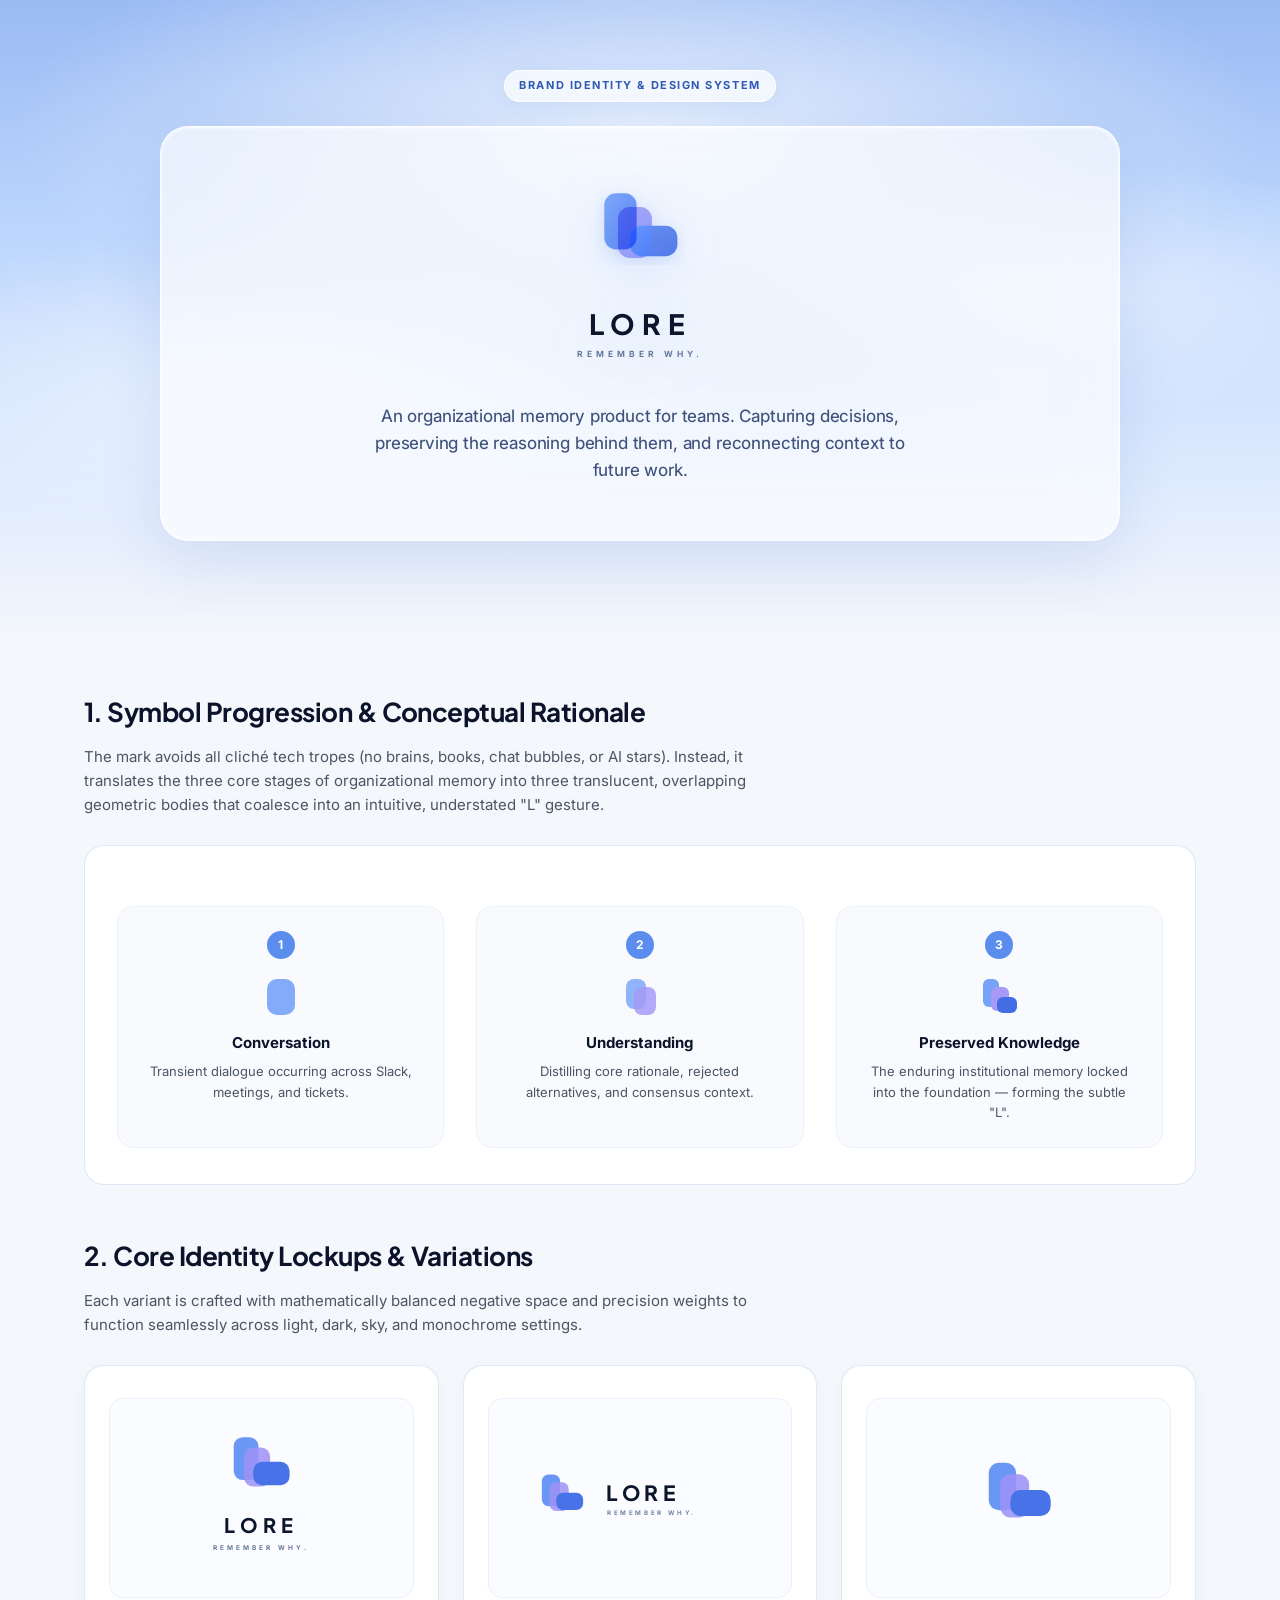
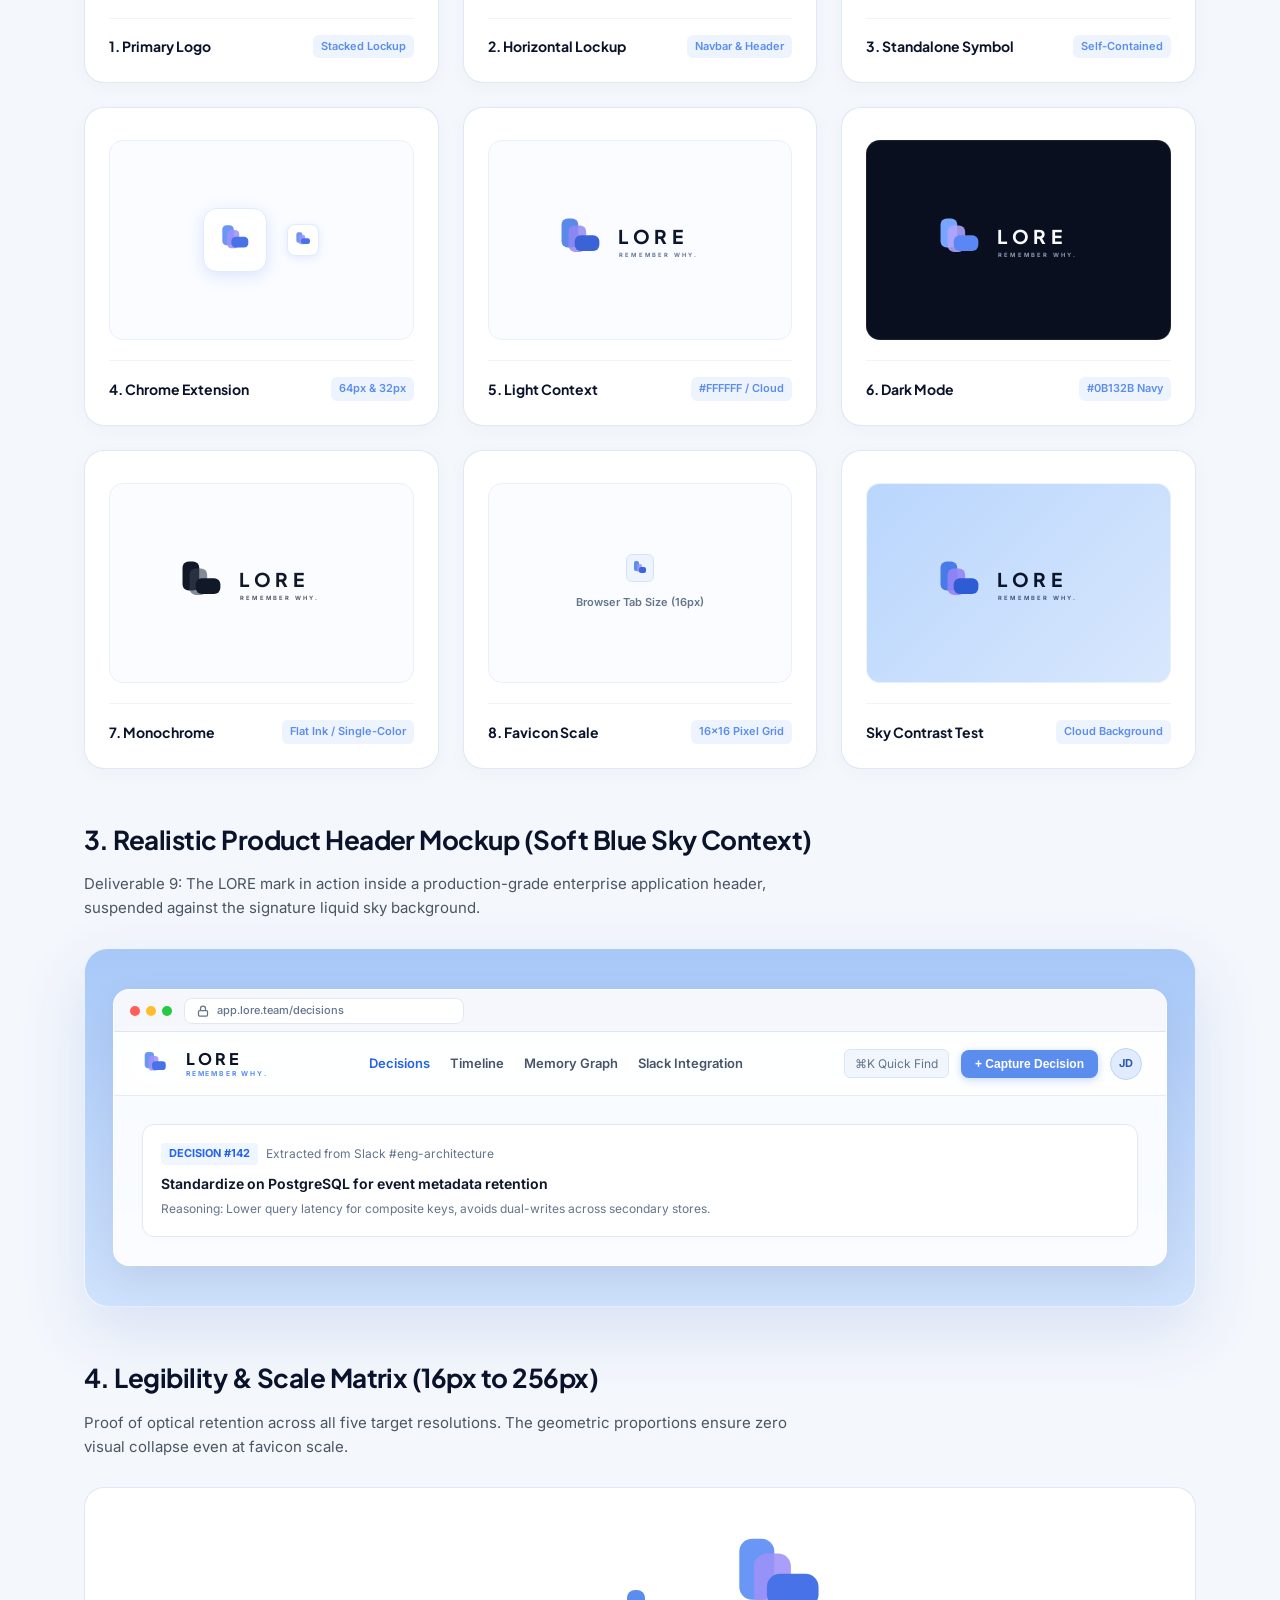
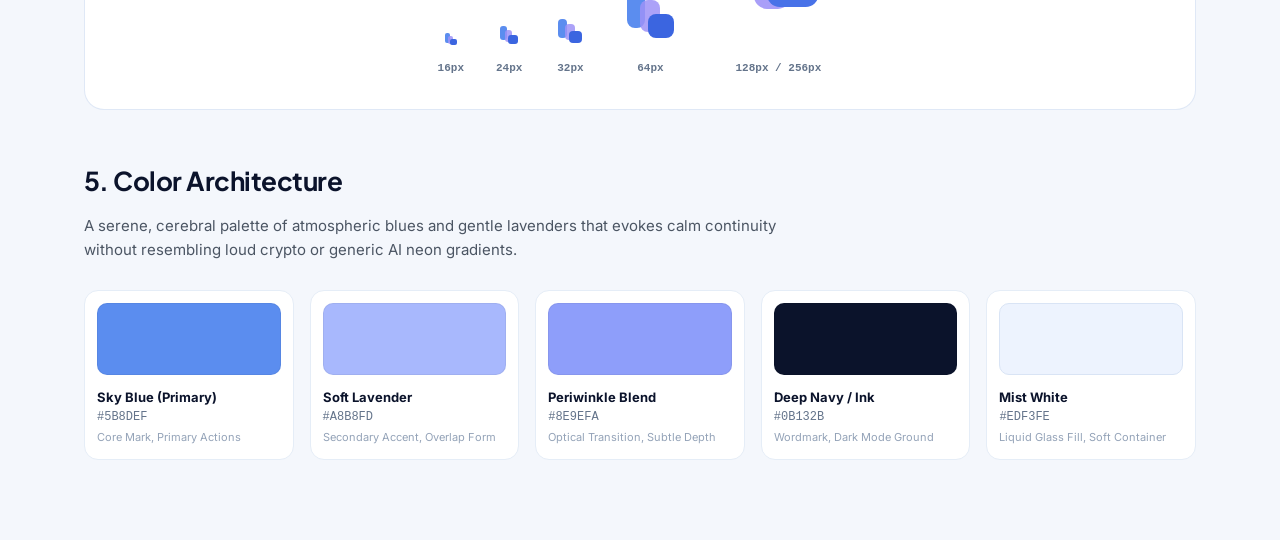
<file: brand.html>
<!DOCTYPE html>
<html lang="en">
<head>
  <meta charset="UTF-8">
  <meta name="viewport" content="width=device-width, initial-scale=1.0">
  <title>LORE — Brand Identity System & Specification</title>
  <link rel="preconnect" href="https://fonts.googleapis.com">
  <link rel="preconnect" href="https://fonts.gstatic.com" crossorigin>
  <link href="https://fonts.googleapis.com/css2?family=Inter:wght@300;400;500;600;700;800&family=Plus+Jakarta+Sans:wght@500;600;700;800&display=swap" rel="stylesheet">
  <style>
    :root {
      --lore-sky: #5B8DEF;
      --lore-sky-soft: #7EA6F6;
      --lore-lavender: #A8B8FD;
      --lore-periwinkle: #8E9EFA;
      --lore-mist: #EDF3FE;
      --lore-cloud: #F7FAFE;
      --lore-white: #FFFFFF;
      --lore-navy: #0B132B;
      --lore-ink: #111827;
      --lore-slate: #4B5563;
      --lore-border: rgba(142, 158, 250, 0.18);
      --font-display: 'Plus Jakarta Sans', -apple-system, BlinkMacSystemFont, sans-serif;
      --font-body: 'Inter', -apple-system, BlinkMacSystemFont, sans-serif;
    }

    * {
      box-sizing: border-box;
      margin: 0;
      padding: 0;
    }

    body {
      font-family: var(--font-body);
      color: var(--lore-ink);
      background: #F4F7FC;
      line-height: 1.6;
      -webkit-font-smoothing: antialiased;
    }

    /* Hero Banner with Soft Sky Background */
    .sky-canvas {
      position: relative;
      background: linear-gradient(180deg, #99BAF3 0%, #BBD5FD 35%, #DAE8FE 70%, #F4F7FC 100%);
      padding: 70px 24px 80px;
      overflow: hidden;
      text-align: center;
    }

    .sky-canvas::before {
      content: "";
      position: absolute;
      inset: 0;
      background: radial-gradient(ellipse 70% 50% at 50% 20%, rgba(255, 255, 255, 0.7) 0%, rgba(255, 255, 255, 0) 70%),
                  radial-gradient(ellipse 60% 40% at 20% 60%, rgba(255, 255, 255, 0.5) 0%, transparent 60%),
                  radial-gradient(ellipse 55% 35% at 85% 45%, rgba(255, 255, 255, 0.45) 0%, transparent 55%);
      pointer-events: none;
    }

    .hero-container {
      position: relative;
      max-width: 960px;
      margin: 0 auto;
      z-index: 1;
    }

    .hero-badge {
      display: inline-flex;
      align-items: center;
      gap: 8px;
      padding: 6px 14px;
      background: rgba(255, 255, 255, 0.7);
      backdrop-filter: blur(12px);
      border: 1px solid rgba(255, 255, 255, 0.9);
      border-radius: 9999px;
      font-size: 11px;
      font-weight: 700;
      letter-spacing: 0.14em;
      text-transform: uppercase;
      color: #2F59B2;
      margin-bottom: 24px;
      box-shadow: 0 4px 20px rgba(91, 141, 239, 0.12);
    }

    .hero-card {
      background: rgba(255, 255, 255, 0.65);
      backdrop-filter: blur(28px);
      -webkit-backdrop-filter: blur(28px);
      border: 1px solid rgba(255, 255, 255, 0.85);
      border-radius: 28px;
      padding: 56px 40px;
      box-shadow: 0 20px 60px rgba(52, 92, 175, 0.12), 0 1px 3px rgba(255, 255, 255, 0.9) inset;
      margin-bottom: 20px;
    }

    .main-logo-svg {
      max-width: 280px;
      height: auto;
      margin: 0 auto 20px;
      display: block;
      filter: drop-shadow(0 8px 24px rgba(91, 141, 239, 0.18));
    }

    .hero-subtitle {
      font-size: 17px;
      color: #3E517A;
      max-width: 580px;
      margin: 16px auto 0;
      font-weight: 450;
      letter-spacing: -0.01em;
    }

    /* Container */
    .container {
      max-width: 1160px;
      margin: 0 auto;
      padding: 0 24px 80px;
    }

    .section-title {
      font-family: var(--font-display);
      font-size: 26px;
      font-weight: 700;
      color: var(--lore-navy);
      letter-spacing: -0.02em;
      margin: 50px 0 12px;
      display: flex;
      align-items: center;
      gap: 12px;
    }

    .section-desc {
      font-size: 15px;
      color: var(--lore-slate);
      margin-bottom: 28px;
      max-width: 720px;
    }

    /* Grid Layouts */
    .grid-3 {
      display: grid;
      grid-template-columns: repeat(auto-fit, minmax(320px, 1fr));
      gap: 24px;
    }

    .grid-2 {
      display: grid;
      grid-template-columns: repeat(auto-fit, minmax(440px, 1fr));
      gap: 24px;
    }

    .grid-4 {
      display: grid;
      grid-template-columns: repeat(auto-fit, minmax(220px, 1fr));
      gap: 20px;
    }

    /* Asset Card */
    .asset-card {
      background: #FFFFFF;
      border: 1px solid rgba(220, 230, 245, 0.9);
      border-radius: 20px;
      padding: 32px 24px 24px;
      display: flex;
      flex-direction: column;
      align-items: center;
      box-shadow: 0 4px 20px rgba(15, 23, 42, 0.03);
      position: relative;
      transition: all 0.2s ease;
    }

    .asset-card:hover {
      transform: translateY(-2px);
      box-shadow: 0 12px 32px rgba(91, 141, 239, 0.08);
      border-color: rgba(142, 158, 250, 0.4);
    }

    .preview-box {
      width: 100%;
      height: 200px;
      display: flex;
      align-items: center;
      justify-content: center;
      border-radius: 14px;
      margin-bottom: 20px;
      position: relative;
      overflow: hidden;
    }

    .preview-box.light {
      background: #FAFCFF;
      border: 1px solid #EBF0F8;
    }

    .preview-box.sky {
      background: linear-gradient(135deg, #B9D6FD 0%, #D8E7FD 100%);
      border: 1px solid rgba(255, 255, 255, 0.6);
    }

    .preview-box.dark {
      background: #090F1E;
      border: 1px solid rgba(255, 255, 255, 0.08);
    }

    .preview-box.grid-pattern {
      background-size: 16px 16px;
      background-image: linear-gradient(to right, rgba(0,0,0,0.03) 1px, transparent 1px),
                        linear-gradient(to bottom, rgba(0,0,0,0.03) 1px, transparent 1px);
    }

    .card-meta {
      width: 100%;
      display: flex;
      align-items: center;
      justify-content: space-between;
      margin-top: auto;
      padding-top: 16px;
      border-top: 1px solid #F0F4FA;
    }

    .card-title {
      font-family: var(--font-display);
      font-size: 14px;
      font-weight: 700;
      color: var(--lore-navy);
    }

    .card-tag {
      font-size: 11px;
      font-weight: 600;
      color: #5B8DEF;
      background: #EEF4FD;
      padding: 3px 8px;
      border-radius: 6px;
    }

    /* Rationale Stepper */
    .progression-card {
      background: #FFFFFF;
      border-radius: 20px;
      padding: 36px 32px;
      border: 1px solid rgba(220, 230, 245, 0.9);
      margin-bottom: 40px;
    }

    .progression-steps {
      display: grid;
      grid-template-columns: repeat(3, 1fr);
      gap: 32px;
      position: relative;
      margin-top: 24px;
    }

    .step-item {
      display: flex;
      flex-direction: column;
      align-items: center;
      text-align: center;
      padding: 24px;
      background: #F8FAFD;
      border-radius: 16px;
      border: 1px solid #EBF1F9;
    }

    .step-num {
      width: 28px;
      height: 28px;
      border-radius: 50%;
      background: #5B8DEF;
      color: white;
      font-size: 12px;
      font-weight: 700;
      display: flex;
      align-items: center;
      justify-content: center;
      margin-bottom: 16px;
    }

    .step-title {
      font-weight: 700;
      font-size: 15px;
      color: var(--lore-navy);
      margin-bottom: 6px;
    }

    .step-desc {
      font-size: 13px;
      color: var(--lore-slate);
    }

    /* Realistic Product Header Mockup */
    .header-mockup-wrapper {
      background: linear-gradient(180deg, #A8C8F8 0%, #CFE2FD 100%);
      padding: 40px 28px;
      border-radius: 24px;
      border: 1px solid rgba(255, 255, 255, 0.7);
      box-shadow: 0 24px 64px rgba(66, 114, 203, 0.16);
      margin-top: 20px;
      position: relative;
      overflow: hidden;
    }

    .mockup-browser-chrome {
      background: rgba(255, 255, 255, 0.82);
      backdrop-filter: blur(24px);
      border: 1px solid rgba(255, 255, 255, 0.95);
      border-radius: 16px;
      overflow: hidden;
      box-shadow: 0 16px 40px rgba(15, 23, 42, 0.08);
    }

    .browser-topbar {
      height: 42px;
      background: rgba(245, 248, 253, 0.9);
      border-bottom: 1px solid rgba(210, 222, 240, 0.7);
      display: flex;
      align-items: center;
      padding: 0 16px;
      gap: 12px;
    }

    .traffic-lights {
      display: flex;
      gap: 6px;
    }

    .dot {
      width: 10px;
      height: 10px;
      border-radius: 50%;
    }
    .dot.red { background: #FF5F56; }
    .dot.yellow { background: #FFBD2E; }
    .dot.green { background: #27C93F; }

    .browser-url-pill {
      background: white;
      border: 1px solid #E2E8F0;
      border-radius: 8px;
      height: 26px;
      display: flex;
      align-items: center;
      gap: 8px;
      padding: 0 12px;
      font-size: 11px;
      color: #64748B;
      font-weight: 500;
      width: 280px;
    }

    .app-header-bar {
      height: 64px;
      display: flex;
      align-items: center;
      justify-content: space-between;
      padding: 0 24px;
      background: rgba(255, 255, 255, 0.75);
      backdrop-filter: blur(20px);
      border-bottom: 1px solid rgba(226, 232, 240, 0.8);
    }

    .header-nav-items {
      display: flex;
      align-items: center;
      gap: 20px;
      font-size: 13px;
      font-weight: 600;
      color: #475569;
    }

    .header-nav-item.active {
      color: #2563EB;
    }

    .header-user-actions {
      display: flex;
      align-items: center;
      gap: 12px;
    }

    .mock-btn {
      padding: 7px 14px;
      font-size: 12px;
      font-weight: 600;
      border-radius: 8px;
      border: none;
      cursor: pointer;
    }

    .mock-btn-primary {
      background: #5B8DEF;
      color: white;
      box-shadow: 0 2px 8px rgba(91, 141, 239, 0.35);
    }

    /* Scales Matrix */
    .scale-matrix {
      display: flex;
      align-items: flex-end;
      gap: 32px;
      padding: 32px;
      background: #FFFFFF;
      border-radius: 20px;
      border: 1px solid rgba(220, 230, 245, 0.9);
      justify-content: center;
    }

    .scale-cell {
      display: flex;
      flex-direction: column;
      align-items: center;
      gap: 12px;
    }

    .scale-label {
      font-size: 11px;
      font-weight: 600;
      color: #64748B;
      font-family: monospace;
    }

    /* Color Swatches */
    .swatch-group {
      display: grid;
      grid-template-columns: repeat(auto-fit, minmax(180px, 1fr));
      gap: 16px;
      margin-top: 16px;
    }

    .swatch-item {
      background: white;
      border-radius: 14px;
      padding: 12px;
      border: 1px solid #E5EDF7;
    }

    .swatch-chip {
      height: 72px;
      border-radius: 10px;
      margin-bottom: 12px;
      border: 1px solid rgba(0, 0, 0, 0.05);
    }

    .swatch-name {
      font-size: 13px;
      font-weight: 700;
      color: var(--lore-navy);
    }

    .swatch-hex {
      font-size: 12px;
      color: #64748B;
      font-family: monospace;
    }

    .swatch-role {
      font-size: 11px;
      color: #94A3B8;
      margin-top: 2px;
    }
  </style>
</head>
<body>

  <!-- HERO BANNER -->
  <section class="sky-canvas">
    <div class="hero-container">
      <div class="hero-badge">
        <span>Brand Identity & Design System</span>
      </div>

      <div class="hero-card">
        <!-- PRIMARY EMBEDDED VECTOR LOGO -->
        <svg class="main-logo-svg" viewBox="0 0 280 200" fill="none" xmlns="http://www.w3.org/2000/svg">
          <defs>
            <!-- Form 1: Conversation (Sky Blue Layer) -->
            <linearGradient id="primary-layer-1" x1="0%" y1="0%" x2="100%" y2="100%">
              <stop offset="0%" stop-color="#76A2F8" stop-opacity="0.95"/>
              <stop offset="100%" stop-color="#4F7DF2" stop-opacity="0.90"/>
            </linearGradient>

            <!-- Form 2: Understanding (Lavender Layer) -->
            <linearGradient id="primary-layer-2" x1="0%" y1="0%" x2="100%" y2="100%">
              <stop offset="0%" stop-color="#A59AF8" stop-opacity="0.88"/>
              <stop offset="100%" stop-color="#7B8EF6" stop-opacity="0.82"/>
            </linearGradient>

            <!-- Form 3: Preserved Knowledge (Base Anchor Layer completing the gentle L) -->
            <linearGradient id="primary-layer-3" x1="0%" y1="0%" x2="100%" y2="100%">
              <stop offset="0%" stop-color="#5581F1" stop-opacity="0.92"/>
              <stop offset="100%" stop-color="#436DE5" stop-opacity="0.98"/>
            </linearGradient>

            <filter id="soft-glow" x="-10%" y="-10%" width="120%" height="120%">
              <feDropShadow dx="0" dy="6" stdDeviation="8" flood-color="#4B77E8" flood-opacity="0.16"/>
            </filter>
          </defs>

          <!-- SYMBOL GROUP: Three pure, overlapping rounded forms subtly resolving into an "L" -->
          <g transform="translate(140, 52) scale(0.85) translate(-60, -55)" filter="url(#soft-glow)">
            <!-- Left Upright Primary Blade (Conversation) -->
            <rect x="18" y="6" width="38" height="66" rx="14" fill="url(#primary-layer-1)"/>
            
            <!-- Mid Diagonal Overlap (Understanding / Periwinkle-Lavender) with slight tilt -->
            <rect x="34" y="22" width="40" height="60" rx="14" fill="url(#primary-layer-2)" style="mix-blend-mode: multiply;"/>
            
            <!-- Bottom Right Extension completing the subtle L footprint (Preserved Knowledge) -->
            <rect x="48" y="44" width="56" height="36" rx="14" fill="url(#primary-layer-3)" style="mix-blend-mode: hard-light; opacity: 0.92;"/>
          </g>

          <!-- WORDMARK: LORE -->
          <g id="wordmark-group">
            <text x="140" y="152" font-family="'Plus Jakarta Sans', 'Inter', -apple-system, sans-serif" font-size="28" font-weight="750" letter-spacing="7" fill="#0B152B" text-anchor="middle">
              LORE
            </text>
          </g>

          <!-- TAGLINE: REMEMBER WHY. -->
          <g id="tagline-group">
            <text x="140" y="174" font-family="'Inter', -apple-system, sans-serif" font-size="8.5" font-weight="650" letter-spacing="4" fill="#5F7195" text-anchor="middle">
              REMEMBER WHY.
            </text>
          </g>
        </svg>

        <p class="hero-subtitle">
          An organizational memory product for teams. Capturing decisions, preserving the reasoning behind them, and reconnecting context to future work.
        </p>
      </div>
    </div>
  </section>

  <!-- SPECIFICATION BODY -->
  <div class="container">

    <!-- 1. SYMBOL RATIONALE & PROGRESSION -->
    <h2 class="section-title">
      <span>1. Symbol Progression & Conceptual Rationale</span>
    </h2>
    <p class="section-desc">
      The mark avoids all cliché tech tropes (no brains, books, chat bubbles, or AI stars). Instead, it translates the three core stages of organizational memory into three translucent, overlapping geometric bodies that coalesce into an intuitive, understated "L" gesture.
    </p>

    <div class="progression-card">
      <div class="progression-steps">
        <div class="step-item">
          <div class="step-num">1</div>
          <svg width="44" height="44" viewBox="0 0 44 44">
            <rect x="8" y="4" width="28" height="36" rx="10" fill="#76A2F8" opacity="0.9"/>
          </svg>
          <div class="step-title" style="margin-top:12px;">Conversation</div>
          <p class="step-desc">Transient dialogue occurring across Slack, meetings, and tickets.</p>
        </div>

        <div class="step-item">
          <div class="step-num">2</div>
          <svg width="44" height="44" viewBox="0 0 44 44">
            <rect x="8" y="4" width="20" height="30" rx="8" fill="#76A2F8" opacity="0.8"/>
            <rect x="16" y="12" width="22" height="28" rx="8" fill="#A59AF8" opacity="0.85"/>
          </svg>
          <div class="step-title" style="margin-top:12px;">Understanding</div>
          <p class="step-desc">Distilling core rationale, rejected alternatives, and consensus context.</p>
        </div>

        <div class="step-item">
          <div class="step-num">3</div>
          <svg width="44" height="44" viewBox="0 0 44 44">
            <rect x="6" y="4" width="16" height="28" rx="6" fill="#76A2F8"/>
            <rect x="14" y="12" width="18" height="24" rx="6" fill="#A59AF8"/>
            <rect x="20" y="22" width="20" height="16" rx="6" fill="#436DE5"/>
          </svg>
          <div class="step-title" style="margin-top:12px;">Preserved Knowledge</div>
          <p class="step-desc">The enduring institutional memory locked into the foundation — forming the subtle "L".</p>
        </div>
      </div>
    </div>

    <!-- 2. CORE DELIVERABLES GRID -->
    <h2 class="section-title">
      <span>2. Core Identity Lockups & Variations</span>
    </h2>
    <p class="section-desc">
      Each variant is crafted with mathematically balanced negative space and precision weights to function seamlessly across light, dark, sky, and monochrome settings.
    </p>

    <div class="grid-3">

      <!-- DELIVERABLE 1: Primary Logo (Symbol + Wordmark + Tagline) -->
      <div class="asset-card">
        <div class="preview-box light">
          <svg width="180" height="130" viewBox="0 0 180 130" fill="none">
            <!-- Symbol -->
            <g transform="translate(90, 36) scale(0.65) translate(-60, -55)">
              <rect x="18" y="6" width="38" height="66" rx="14" fill="#6A97F5"/>
              <rect x="34" y="22" width="40" height="60" rx="14" fill="#9E92F7" opacity="0.85"/>
              <rect x="48" y="44" width="56" height="36" rx="14" fill="#4872E8"/>
            </g>
            <text x="90" y="100" font-family="'Plus Jakarta Sans', sans-serif" font-size="20" font-weight="750" letter-spacing="5" fill="#0B152B" text-anchor="middle">LORE</text>
            <text x="90" y="117" font-family="'Inter', sans-serif" font-size="6.5" font-weight="650" letter-spacing="3" fill="#5F7195" text-anchor="middle">REMEMBER WHY.</text>
          </svg>
        </div>
        <div class="card-meta">
          <span class="card-title">1. Primary Logo</span>
          <span class="card-tag">Stacked Lockup</span>
        </div>
      </div>

      <!-- DELIVERABLE 2: Horizontal Lockup -->
      <div class="asset-card">
        <div class="preview-box light">
          <svg width="220" height="70" viewBox="0 0 220 70" fill="none">
            <!-- Compact Symbol Left -->
            <g transform="translate(32, 35) scale(0.48) translate(-60, -55)">
              <rect x="18" y="6" width="38" height="66" rx="14" fill="#6A97F5"/>
              <rect x="34" y="22" width="40" height="60" rx="14" fill="#9E92F7" opacity="0.85"/>
              <rect x="48" y="44" width="56" height="36" rx="14" fill="#4872E8"/>
            </g>
            <!-- Typography Right -->
            <text x="76" y="38" font-family="'Plus Jakarta Sans', sans-serif" font-size="21" font-weight="750" letter-spacing="4.5" fill="#0B152B">LORE</text>
            <text x="77" y="52" font-family="'Inter', sans-serif" font-size="6.2" font-weight="650" letter-spacing="2.6" fill="#6B7C9E">REMEMBER WHY.</text>
          </svg>
        </div>
        <div class="card-meta">
          <span class="card-title">2. Horizontal Lockup</span>
          <span class="card-tag">Navbar & Header</span>
        </div>
      </div>

      <!-- DELIVERABLE 3: Symbol-Only Mark -->
      <div class="asset-card">
        <div class="preview-box light">
          <svg width="100" height="100" viewBox="0 0 100 100" fill="none">
            <g transform="translate(50, 50) scale(0.72) translate(-60, -55)">
              <rect x="18" y="6" width="38" height="66" rx="14" fill="#6A97F5"/>
              <rect x="34" y="22" width="40" height="60" rx="14" fill="#9E92F7" opacity="0.88"/>
              <rect x="48" y="44" width="56" height="36" rx="14" fill="#4872E8"/>
            </g>
          </svg>
        </div>
        <div class="card-meta">
          <span class="card-title">3. Standalone Symbol</span>
          <span class="card-tag">Self-Contained</span>
        </div>
      </div>

      <!-- DELIVERABLE 4: Chrome Extension Icon -->
      <div class="asset-card">
        <div class="preview-box light">
          <div style="display:flex; align-items:center; gap:20px;">
            <!-- 64px container -->
            <div style="width:64px; height:64px; border-radius:14px; background:white; box-shadow:0 4px 16px rgba(79,123,254,0.18); border:1px solid #E1EBFA; display:flex; align-items:center; justify-content:center;">
              <svg width="42" height="42" viewBox="0 0 100 100" fill="none">
                <g transform="translate(50, 50) scale(0.72) translate(-60, -55)">
                  <rect x="18" y="6" width="38" height="66" rx="14" fill="#6A97F5"/>
                  <rect x="34" y="22" width="40" height="60" rx="14" fill="#9E92F7" opacity="0.88"/>
                  <rect x="48" y="44" width="56" height="36" rx="14" fill="#4872E8"/>
                </g>
              </svg>
            </div>
            <!-- 32px container -->
            <div style="width:32px; height:32px; border-radius:8px; background:white; box-shadow:0 2px 8px rgba(79,123,254,0.15); border:1px solid #E1EBFA; display:flex; align-items:center; justify-content:center;">
              <svg width="22" height="22" viewBox="0 0 100 100" fill="none">
                <g transform="translate(50, 50) scale(0.72) translate(-60, -55)">
                  <rect x="18" y="6" width="38" height="66" rx="14" fill="#6A97F5"/>
                  <rect x="34" y="22" width="40" height="60" rx="14" fill="#9E92F7" opacity="0.88"/>
                  <rect x="48" y="44" width="56" height="36" rx="14" fill="#4872E8"/>
                </g>
              </svg>
            </div>
          </div>
        </div>
        <div class="card-meta">
          <span class="card-title">4. Chrome Extension</span>
          <span class="card-tag">64px & 32px</span>
        </div>
      </div>

      <!-- DELIVERABLE 5: Light-Background Version -->
      <div class="asset-card">
        <div class="preview-box light">
          <svg width="180" height="60" viewBox="0 0 180 60" fill="none">
            <g transform="translate(30, 30) scale(0.44) translate(-60, -55)">
              <rect x="18" y="6" width="38" height="66" rx="14" fill="#5A89EC"/>
              <rect x="34" y="22" width="40" height="60" rx="14" fill="#9487F2" opacity="0.85"/>
              <rect x="48" y="44" width="56" height="36" rx="14" fill="#3B63D8"/>
            </g>
            <text x="68" y="34" font-family="'Plus Jakarta Sans', sans-serif" font-size="19" font-weight="750" letter-spacing="4.5" fill="#0B152B">LORE</text>
            <text x="69" y="47" font-family="'Inter', sans-serif" font-size="5.8" font-weight="650" letter-spacing="2.2" fill="#5F7195">REMEMBER WHY.</text>
          </svg>
        </div>
        <div class="card-meta">
          <span class="card-title">5. Light Context</span>
          <span class="card-tag">#FFFFFF / Cloud</span>
        </div>
      </div>

      <!-- DELIVERABLE 6: Dark-Background Version -->
      <div class="asset-card">
        <div class="preview-box dark">
          <svg width="180" height="60" viewBox="0 0 180 60" fill="none">
            <g transform="translate(30, 30) scale(0.44) translate(-60, -55)">
              <rect x="18" y="6" width="38" height="66" rx="14" fill="#78A5FD"/>
              <rect x="34" y="22" width="40" height="60" rx="14" fill="#B2A6FF" opacity="0.88"/>
              <rect x="48" y="44" width="56" height="36" rx="14" fill="#5B86F5"/>
            </g>
            <text x="68" y="34" font-family="'Plus Jakarta Sans', sans-serif" font-size="19" font-weight="750" letter-spacing="4.5" fill="#F8FAFC">LORE</text>
            <text x="69" y="47" font-family="'Inter', sans-serif" font-size="5.8" font-weight="650" letter-spacing="2.2" fill="#94A3B8">REMEMBER WHY.</text>
          </svg>
        </div>
        <div class="card-meta">
          <span class="card-title">6. Dark Mode</span>
          <span class="card-tag">#0B132B Navy</span>
        </div>
      </div>

      <!-- DELIVERABLE 7: Monochrome Version -->
      <div class="asset-card">
        <div class="preview-box light">
          <svg width="180" height="60" viewBox="0 0 180 60" fill="none">
            <g transform="translate(30, 30) scale(0.44) translate(-60, -55)">
              <rect x="18" y="6" width="38" height="66" rx="14" fill="#111827"/>
              <rect x="34" y="22" width="40" height="60" rx="14" fill="#374151" opacity="0.6"/>
              <rect x="48" y="44" width="56" height="36" rx="14" fill="#111827"/>
            </g>
            <text x="68" y="34" font-family="'Plus Jakarta Sans', sans-serif" font-size="19" font-weight="750" letter-spacing="4.5" fill="#111827">LORE</text>
            <text x="69" y="47" font-family="'Inter', sans-serif" font-size="5.8" font-weight="650" letter-spacing="2.2" fill="#4B5563">REMEMBER WHY.</text>
          </svg>
        </div>
        <div class="card-meta">
          <span class="card-title">7. Monochrome</span>
          <span class="card-tag">Flat Ink / Single-Color</span>
        </div>
      </div>

      <!-- DELIVERABLE 8: Favicon (16px scaled) -->
      <div class="asset-card">
        <div class="preview-box light">
          <div style="display:flex; flex-direction:column; align-items:center; gap:12px;">
            <div style="width:28px; height:28px; border-radius:6px; background:#EEF4FD; display:flex; align-items:center; justify-content:center; border:1px solid #D5E3F7;">
              <!-- 16px viewBox -->
              <svg width="16" height="16" viewBox="0 0 16 16" fill="none">
                <rect x="2" y="1" width="5" height="10" rx="2" fill="#5B8DEF"/>
                <rect x="5" y="4" width="5" height="8" rx="2" fill="#9E92F7" opacity="0.85"/>
                <rect x="7" y="7" width="7" height="6" rx="2" fill="#3B65E0"/>
              </svg>
            </div>
            <span style="font-size:11px; color:#64748B; font-weight:600;">Browser Tab Size (16px)</span>
          </div>
        </div>
        <div class="card-meta">
          <span class="card-title">8. Favicon Scale</span>
          <span class="card-tag">16x16 Pixel Grid</span>
        </div>
      </div>

      <!-- DELIVERABLE: Sky Background Test -->
      <div class="asset-card">
        <div class="preview-box sky">
          <svg width="180" height="60" viewBox="0 0 180 60" fill="none">
            <g transform="translate(30, 30) scale(0.44) translate(-60, -55)">
              <rect x="18" y="6" width="38" height="66" rx="14" fill="#487BE8"/>
              <rect x="34" y="22" width="40" height="60" rx="14" fill="#9484F6" opacity="0.9"/>
              <rect x="48" y="44" width="56" height="36" rx="14" fill="#2E5CD4"/>
            </g>
            <text x="68" y="34" font-family="'Plus Jakarta Sans', sans-serif" font-size="19" font-weight="750" letter-spacing="4.5" fill="#0B152B">LORE</text>
            <text x="69" y="47" font-family="'Inter', sans-serif" font-size="5.8" font-weight="650" letter-spacing="2.2" fill="#3E527D">REMEMBER WHY.</text>
          </svg>
        </div>
        <div class="card-meta">
          <span class="card-title">Sky Contrast Test</span>
          <span class="card-tag">Cloud Background</span>
        </div>
      </div>

    </div>

    <!-- 3. REALISTIC PRODUCT HEADER MOCKUP (Deliverable 9) -->
    <h2 class="section-title">
      <span>3. Realistic Product Header Mockup (Soft Blue Sky Context)</span>
    </h2>
    <p class="section-desc">
      Deliverable 9: The LORE mark in action inside a production-grade enterprise application header, suspended against the signature liquid sky background.
    </p>

    <div class="header-mockup-wrapper">
      <div class="mockup-browser-chrome">
        <!-- Chrome Window Topbar -->
        <div class="browser-topbar">
          <div class="traffic-lights">
            <div class="dot red"></div>
            <div class="dot yellow"></div>
            <div class="dot green"></div>
          </div>
          <div class="browser-url-pill">
            <svg width="12" height="12" viewBox="0 0 24 24" fill="none" stroke="#64748B" stroke-width="2.5"><rect x="3" y="11" width="18" height="11" rx="2" ry="2"/><path d="M7 11V7a5 5 0 0 1 10 0v4"/></svg>
            <span>app.lore.team/decisions</span>
          </div>
        </div>

        <!-- LORE Product Header Bar -->
        <header class="app-header-bar">
          <!-- Brand Anchor -->
          <div style="display:flex; align-items:center; gap:14px;">
            <svg width="34" height="34" viewBox="0 0 100 100" fill="none">
              <g transform="translate(50, 50) scale(0.72) translate(-60, -55)">
                <rect x="18" y="6" width="38" height="66" rx="14" fill="#6A97F5"/>
                <rect x="34" y="22" width="40" height="60" rx="14" fill="#9E92F7" opacity="0.88"/>
                <rect x="48" y="44" width="56" height="36" rx="14" fill="#4872E8"/>
              </g>
            </svg>
            <div style="display:flex; flex-direction:column; line-height:1.1;">
              <span style="font-family:'Plus Jakarta Sans', sans-serif; font-weight:750; font-size:16px; letter-spacing:3px; color:#0B132B;">LORE</span>
              <span style="font-family:'Inter', sans-serif; font-size:6.8px; font-weight:700; letter-spacing:1.8px; color:#5B8DEF; margin-top:2px;">REMEMBER WHY.</span>
            </div>
          </div>

          <!-- Nav Items -->
          <nav class="header-nav-items">
            <span class="header-nav-item active">Decisions</span>
            <span class="header-nav-item">Timeline</span>
            <span class="header-nav-item">Memory Graph</span>
            <span class="header-nav-item">Slack Integration</span>
          </nav>

          <!-- Right Actions -->
          <div class="header-user-actions">
            <span style="font-size:12px; color:#64748B; background:rgba(238,244,253,0.8); border:1px solid #DAE6F7; padding:4px 10px; border-radius:6px;">⌘K Quick Find</span>
            <button class="mock-btn mock-btn-primary">+ Capture Decision</button>
            <div style="width:32px; height:32px; border-radius:50%; background:#E0ECFD; border:1px solid #BCD3FA; display:flex; align-items:center; justify-content:center; font-size:11px; font-weight:700; color:#2F59B2;">
              JD
            </div>
          </div>
        </header>

        <!-- Mock Content Body Snippet -->
        <div style="padding:28px; background:rgba(255,255,255,0.45); display:flex; gap:16px; align-items:center;">
          <div style="flex:1; background:white; border-radius:12px; padding:18px; border:1px solid #E2E8F0; box-shadow:0 2px 10px rgba(0,0,0,0.02);">
            <div style="display:flex; align-items:center; gap:8px; margin-bottom:8px;">
              <span style="font-size:11px; font-weight:700; color:#2563EB; background:#EFF6FF; padding:2px 8px; border-radius:4px;">DECISION #142</span>
              <span style="font-size:12px; color:#64748B;">Extracted from Slack #eng-architecture</span>
            </div>
            <div style="font-weight:650; font-size:14px; color:#0F172A; margin-bottom:4px;">Standardize on PostgreSQL for event metadata retention</div>
            <div style="font-size:12px; color:#64748B;">Reasoning: Lower query latency for composite keys, avoids dual-writes across secondary stores.</div>
          </div>
        </div>
      </div>
    </div>

    <!-- 4. RESOLUTION & SCALING AUDIT -->
    <h2 class="section-title">
      <span>4. Legibility & Scale Matrix (16px to 256px)</span>
    </h2>
    <p class="section-desc">
      Proof of optical retention across all five target resolutions. The geometric proportions ensure zero visual collapse even at favicon scale.
    </p>

    <div class="scale-matrix">
      <!-- 16px -->
      <div class="scale-cell">
        <svg width="16" height="16" viewBox="0 0 16 16" fill="none">
          <rect x="2" y="1" width="5" height="10" rx="2" fill="#5B8DEF"/>
          <rect x="5" y="4" width="5" height="8" rx="2" fill="#9E92F7" opacity="0.85"/>
          <rect x="7" y="7" width="7" height="6" rx="2" fill="#3B65E0"/>
        </svg>
        <span class="scale-label">16px</span>
      </div>

      <!-- 24px -->
      <div class="scale-cell">
        <svg width="24" height="24" viewBox="0 0 24 24" fill="none">
          <rect x="3" y="2" width="7" height="14" rx="3" fill="#5B8DEF"/>
          <rect x="8" y="6" width="7" height="12" rx="3" fill="#9E92F7" opacity="0.85"/>
          <rect x="11" y="11" width="10" height="9" rx="3" fill="#3B65E0"/>
        </svg>
        <span class="scale-label">24px</span>
      </div>

      <!-- 32px -->
      <div class="scale-cell">
        <svg width="32" height="32" viewBox="0 0 32 32" fill="none">
          <rect x="4" y="3" width="9" height="19" rx="4" fill="#5B8DEF"/>
          <rect x="11" y="8" width="10" height="16" rx="4" fill="#9E92F7" opacity="0.85"/>
          <rect x="15" y="15" width="13" height="12" rx="4" fill="#3B65E0"/>
        </svg>
        <span class="scale-label">32px</span>
      </div>

      <!-- 64px -->
      <div class="scale-cell">
        <svg width="64" height="64" viewBox="0 0 64 64" fill="none">
          <rect x="9" y="6" width="18" height="38" rx="8" fill="#5B8DEF"/>
          <rect x="22" y="16" width="20" height="32" rx="8" fill="#9E92F7" opacity="0.85"/>
          <rect x="30" y="30" width="26" height="24" rx="8" fill="#3B65E0"/>
        </svg>
        <span class="scale-label">64px</span>
      </div>

      <!-- 128px -->
      <div class="scale-cell">
        <svg width="128" height="128" viewBox="0 0 100 100" fill="none">
          <g transform="translate(50, 50) scale(0.72) translate(-60, -55)">
            <rect x="18" y="6" width="38" height="66" rx="14" fill="#6A97F5"/>
            <rect x="34" y="22" width="40" height="60" rx="14" fill="#9E92F7" opacity="0.88"/>
            <rect x="48" y="44" width="56" height="36" rx="14" fill="#4872E8"/>
          </g>
        </svg>
        <span class="scale-label">128px / 256px</span>
      </div>
    </div>

    <!-- 5. COLOR SYSTEM -->
    <h2 class="section-title">
      <span>5. Color Architecture</span>
    </h2>
    <p class="section-desc">
      A serene, cerebral palette of atmospheric blues and gentle lavenders that evokes calm continuity without resembling loud crypto or generic AI neon gradients.
    </p>

    <div class="swatch-group">
      <div class="swatch-item">
        <div class="swatch-chip" style="background:#5B8DEF;"></div>
        <div class="swatch-name">Sky Blue (Primary)</div>
        <div class="swatch-hex">#5B8DEF</div>
        <div class="swatch-role">Core Mark, Primary Actions</div>
      </div>

      <div class="swatch-item">
        <div class="swatch-chip" style="background:#A8B8FD;"></div>
        <div class="swatch-name">Soft Lavender</div>
        <div class="swatch-hex">#A8B8FD</div>
        <div class="swatch-role">Secondary Accent, Overlap Form</div>
      </div>

      <div class="swatch-item">
        <div class="swatch-chip" style="background:#8E9EFA;"></div>
        <div class="swatch-name">Periwinkle Blend</div>
        <div class="swatch-hex">#8E9EFA</div>
        <div class="swatch-role">Optical Transition, Subtle Depth</div>
      </div>

      <div class="swatch-item">
        <div class="swatch-chip" style="background:#0B132B;"></div>
        <div class="swatch-name">Deep Navy / Ink</div>
        <div class="swatch-hex">#0B132B</div>
        <div class="swatch-role">Wordmark, Dark Mode Ground</div>
      </div>

      <div class="swatch-item">
        <div class="swatch-chip" style="background:#EDF3FE; border:1px solid #D9E4F5;"></div>
        <div class="swatch-name">Mist White</div>
        <div class="swatch-hex">#EDF3FE</div>
        <div class="swatch-role">Liquid Glass Fill, Soft Container</div>
      </div>
    </div>

  </div>

</body>
</html>
</file>
<file: styles.css>
:root {
  --bg-base: #e8edf8;
  --surface: #ffffff;
  --border: #e0e8f4;
  --border-strong: #c8d4e8;
  --text: #0a1628;
  --text-soft: #2d3f60;
  --text-muted: #6b7a96;

  --primary: #2f6bff;
  --primary-dark: #2257e6;
  --primary-soft: #eaf1ff;
  --gradient: linear-gradient(135deg, #4a86ff, #2f6bff 45%, #6a5cf0);

  --proposed: #a96306;
  --proposed-bg: rgba(255, 193, 78, 0.22);
  --proposed-border: rgba(255, 183, 62, 0.42);
  --decided: #087a55;
  --decided-bg: rgba(47, 199, 140, 0.18);
  --decided-border: rgba(45, 180, 130, 0.4);
  --reversed: #d13b40;
  --reversed-bg: rgba(255, 108, 112, 0.18);
  --reversed-border: rgba(255, 108, 112, 0.36);
  --superseded: #7c3aed;
  --superseded-bg: rgba(124, 58, 237, 0.16);
  --superseded-border: rgba(124, 58, 237, 0.36);
  --review: #d97706;
  --review-bg: rgba(245, 158, 11, 0.18);
  --review-border: rgba(245, 158, 11, 0.4);

  --glass-bg: rgba(255, 255, 255, 0.58);
  --glass-bg-strong: rgba(255, 255, 255, 0.76);
  --glass-bg-inner: rgba(255, 255, 255, 0.48);
  --glass-border: rgba(255, 255, 255, 0.72);
  --glass-border-soft: rgba(122, 142, 184, 0.24);
  --glass-hi: inset 0 1px 0 rgba(255, 255, 255, 0.78);
  --glass-shadow: 0 1px 2px rgba(30, 50, 90, 0.06),
    0 12px 32px -14px rgba(30, 50, 90, 0.22);
  --glass-shadow-lg: 0 26px 70px -18px rgba(20, 40, 90, 0.38),
    0 12px 32px -16px rgba(20, 40, 90, 0.3);
  --glass-sheen: linear-gradient(158deg, rgba(255, 255, 255, 0.82) 0%,
    rgba(255, 255, 255, 0.6) 42%, rgba(255, 255, 255, 0.42) 100%);
  --glass-sheen-deep: linear-gradient(165deg, rgba(255, 255, 255, 0.92) 0%,
    rgba(255, 255, 255, 0.75) 45%, rgba(244, 248, 255, 0.68) 100%);
  --glass-edge: inset 0 1px 1px rgba(255, 255, 255, 0.88),
    inset 0 -1px 1px rgba(20, 38, 80, 0.06);
  --glass-rim: inset 0 0 0 1px rgba(255, 255, 255, 0.22);

  --radius: 14px;
  --radius-sm: 10px;
  --radius-lg: 20px;

  --shadow-xs: 0 1px 2px rgba(15, 28, 46, 0.05);
  --shadow-sm: 0 1px 2px rgba(15, 28, 46, 0.04), 0 6px 18px rgba(28, 49, 89, 0.07);
  --shadow-lg: 0 26px 64px -16px rgba(16, 36, 82, 0.32), 0 10px 28px -12px rgba(16, 36, 82, 0.26);

  --font: "Inter", -apple-system, BlinkMacSystemFont, "Segoe UI", Roboto, Helvetica, Arial, sans-serif;
}

* {
  box-sizing: border-box;
  margin: 0;
  padding: 0;
}

[hidden] {
  display: none !important;
}

html {
  background: #0d1117;
  -webkit-text-size-adjust: 100%;
}

body {
  font-family: var(--font);
  font-feature-settings: "cv01", "cv02", "cv03", "cv04", "ss01";
  color: var(--text);
  line-height: 1.5;
  min-height: 100vh;
  -webkit-font-smoothing: antialiased;
  -moz-osx-font-smoothing: grayscale;
  background: transparent;
  position: relative;
}

.cloudscape-bg {
  position: fixed;
  top: 0;
  left: 0;
  width: 100%;
  height: 100%;
  z-index: -2;
  pointer-events: none;
  display: block;
}

/* Ambient light layer — richer color orbs for deeper visual depth */
body::before {
  content: "";
  position: fixed;
  inset: -10%;
  z-index: -1;
  pointer-events: none;
  background:
    radial-gradient(780px 600px at 16% -6%, rgba(100, 145, 255, 0.22), transparent 62%),
    radial-gradient(740px 660px at 92% 0%, rgba(145, 140, 255, 0.18), transparent 60%),
    radial-gradient(940px 780px at 97% 110%, rgba(105, 170, 255, 0.17), transparent 64%),
    radial-gradient(960px 680px at 4% 114%, rgba(148, 185, 255, 0.14), transparent 62%),
    radial-gradient(620px 440px at 50% 46%, rgba(195, 215, 255, 0.12), transparent 70%);
}

:focus-visible {
  outline: 2px solid var(--primary);
  outline-offset: 2px;
}

/* Header — a floating glass slab */
.app-header {
  position: sticky;
  top: 12px;
  z-index: 20;
  padding: 0 16px;
}

.header-inner {
  max-width: 1080px;
  margin: 0 auto;
  padding: 10px 14px;
  display: flex;
  align-items: center;
  justify-content: space-between;
  gap: 16px;
  border-radius: 18px;
  background: var(--glass-sheen);
  border: 1px solid rgba(255, 255, 255, 0.72);
  box-shadow: var(--glass-edge), var(--glass-rim), var(--glass-shadow);
  backdrop-filter: blur(22px) saturate(165%);
  -webkit-backdrop-filter: blur(22px) saturate(165%);
}

.brand {
  display: flex;
  align-items: center;
  gap: 12px;
  min-width: 0;
}

.brand-link {
  display: inline-flex;
  align-items: center;
  text-decoration: none;
  transition: transform 0.24s cubic-bezier(0.16, 1, 0.3, 1), opacity 0.2s ease;
}

.brand-link:hover {
  transform: translateY(-1px);
  opacity: 0.95;
}

.brand-link:active {
  transform: translateY(0);
}

.brand-logo-img {
  height: 52px;
  width: auto;
  max-width: 250px;
  object-fit: contain;
  display: block;
  filter: drop-shadow(0 3px 10px rgba(47, 107, 255, 0.14));
}

.brand-mark {
  display: flex;
  align-items: center;
  justify-content: center;
  width: 42px;
  height: 42px;
  border-radius: 13px;
  flex-shrink: 0;
  background: var(--gradient);
  color: #fff;
  font-weight: 800;
  font-size: 15px;
  letter-spacing: 0.04em;
  box-shadow: inset 0 1px 0 rgba(255, 255, 255, 0.35),
    0 10px 22px -8px rgba(47, 107, 255, 0.7);
}

.brand h1 {
  font-size: 19px;
  font-weight: 800;
  letter-spacing: 0.12em;
  line-height: 1.1;
  color: var(--text);
  font-family: var(--font);
}

.tagline {
  font-size: 11px;
  color: var(--text-muted);
  margin-top: 3px;
  white-space: nowrap;
  font-weight: 600;
  letter-spacing: 0.16em;
  text-transform: uppercase;
}

/* Buttons — liquid glass treatment */
.btn {
  border: 1px solid transparent;
  border-radius: 10px;
  padding: 10px 16px;
  font-size: 13.5px;
  font-weight: 700;
  font-family: inherit;
  letter-spacing: -0.01em;
  cursor: pointer;
  display: inline-flex;
  align-items: center;
  justify-content: center;
  gap: 7px;
  backdrop-filter: blur(8px);
  -webkit-backdrop-filter: blur(8px);
  transition: transform 0.14s cubic-bezier(0.34, 1.56, 0.64, 1),
    box-shadow 0.18s ease, background 0.18s ease,
    border-color 0.18s ease, color 0.18s ease, filter 0.18s ease;
}

.btn:active {
  transform: translateY(1px) scale(0.98);
}

.btn-primary {
  color: #fff;
  background:
    linear-gradient(180deg, rgba(255, 255, 255, 0.26) 0%, rgba(255, 255, 255, 0.08) 46%, rgba(255, 255, 255, 0) 100%),
    linear-gradient(135deg, rgba(98, 148, 255, 0.97), rgba(47, 107, 255, 0.96) 58%, rgba(74, 93, 246, 0.98));
  border-color: rgba(255, 255, 255, 0.46);
  box-shadow:
    inset 0 1px 1px rgba(255, 255, 255, 0.6),
    inset 0 -10px 16px -12px rgba(18, 38, 120, 0.5),
    inset 1px 0 1px rgba(255, 255, 255, 0.16),
    inset -1px 0 1px rgba(255, 255, 255, 0.16),
    0 1px 2px rgba(15, 36, 104, 0.32),
    0 10px 24px -8px rgba(47, 107, 255, 0.72);
}

.btn-primary:hover {
  filter: brightness(1.05);
  transform: translateY(-1px);
  box-shadow:
    inset 0 1px 1px rgba(255, 255, 255, 0.65),
    inset 0 -10px 16px -12px rgba(18, 38, 120, 0.5),
    inset 1px 0 1px rgba(255, 255, 255, 0.18),
    inset -1px 0 1px rgba(255, 255, 255, 0.18),
    0 2px 4px rgba(15, 36, 104, 0.3),
    0 16px 30px -8px rgba(47, 107, 255, 0.82);
}

.btn-ghost {
  background: var(--glass-sheen);
  border-color: rgba(255, 255, 255, 0.78);
  color: var(--text-soft);
  box-shadow: var(--glass-edge), var(--glass-rim), 0 1px 2px rgba(30, 50, 90, 0.06);
}

.btn-ghost:hover {
  background: linear-gradient(158deg, rgba(255, 255, 255, 0.96), rgba(255, 255, 255, 0.72));
  color: var(--text);
  transform: translateY(-1px);
}

/* AI Extract button — subtle purple tint to signal intelligence */
.btn-extract {
  background:
    linear-gradient(180deg, rgba(255, 255, 255, 0.22) 0%, rgba(255, 255, 255, 0.06) 46%, rgba(255, 255, 255, 0) 100%),
    linear-gradient(135deg, rgba(138, 100, 255, 0.12), rgba(106, 92, 240, 0.18) 58%, rgba(74, 100, 255, 0.12));
  border-color: rgba(124, 90, 255, 0.38);
  color: #5b44d4;
}

.btn-extract:hover {
  background:
    linear-gradient(180deg, rgba(255, 255, 255, 0.26) 0%, rgba(255, 255, 255, 0.1) 46%, rgba(255, 255, 255, 0) 100%),
    linear-gradient(135deg, rgba(138, 100, 255, 0.2), rgba(106, 92, 240, 0.26) 58%, rgba(74, 100, 255, 0.2));
  border-color: rgba(124, 90, 255, 0.55);
  color: #4a34c8;
  transform: translateY(-1px);
}

.btn-danger {
  background:
    linear-gradient(180deg, rgba(255, 255, 255, 0.2) 0%, rgba(255, 255, 255, 0) 55%),
    var(--reversed-bg);
  border-color: rgba(255, 108, 112, 0.4);
  color: var(--reversed);
  box-shadow: var(--glass-edge), var(--glass-rim);
}

.btn-danger:hover {
  background:
    linear-gradient(180deg, rgba(255, 255, 255, 0.22) 0%, rgba(255, 255, 255, 0) 55%),
    rgba(255, 108, 112, 0.28);
  transform: translateY(-1px);
}

.icon-btn {
  display: inline-flex;
  align-items: center;
  justify-content: center;
  width: 34px;
  height: 34px;
  background: transparent;
  border: none;
  border-radius: 9px;
  color: var(--text-muted);
  cursor: pointer;
  transition: background 0.15s ease, color 0.15s ease, transform 0.12s ease;
}

.icon-btn:hover {
  background: rgba(255, 255, 255, 0.6);
  color: var(--text);
}

.icon-btn:active {
  transform: scale(0.94);
}

/* Layout */
.container {
  max-width: 1080px;
  margin: 0 auto;
  padding: 24px 20px 72px;
}

/* ASK LORE INTERFACE */
.ask-lore-section {
  margin-bottom: 22px;
}

.ask-lore-card {
  background: var(--glass-sheen);
  border: 1px solid rgba(255, 255, 255, 0.76);
  border-radius: var(--radius-lg);
  padding: 24px 28px;
  box-shadow: var(--glass-edge), var(--glass-rim), var(--glass-shadow);
  backdrop-filter: blur(24px) saturate(160%);
  -webkit-backdrop-filter: blur(24px) saturate(160%);
  position: relative;
  transition: border-color 0.2s ease, box-shadow 0.2s ease;
}

.ask-lore-card:focus-within {
  border-color: rgba(47, 107, 255, 0.45);
  box-shadow: var(--glass-edge), var(--glass-rim), 0 16px 36px -12px rgba(47, 107, 255, 0.18);
}

.ask-lore-header {
  margin-bottom: 14px;
}

.ask-lore-eyebrow {
  display: inline-flex;
  align-items: center;
  gap: 6px;
  font-size: 11px;
  font-weight: 750;
  letter-spacing: 0.12em;
  text-transform: uppercase;
  color: #2563eb;
  background: rgba(37, 99, 235, 0.08);
  border: 1px solid rgba(37, 99, 235, 0.2);
  padding: 4px 10px;
  border-radius: 9999px;
  margin-bottom: 6px;
}

.ask-lore-subtitle {
  font-size: 14.5px;
  color: var(--text-soft);
  font-weight: 500;
  margin: 0;
}

.ask-lore-form {
  margin-bottom: 14px;
}

.ask-lore-input-wrap {
  display: flex;
  align-items: center;
  gap: 10px;
  background: rgba(255, 255, 255, 0.85);
  border: 1.5px solid rgba(180, 205, 245, 0.65);
  border-radius: 14px;
  padding: 5px 6px 5px 14px;
  box-shadow: inset 0 1px 2px rgba(15, 28, 46, 0.04), 0 2px 8px rgba(37, 99, 235, 0.04);
  transition: border-color 0.2s ease, box-shadow 0.2s ease, background 0.2s ease;
}

.ask-lore-input-wrap:focus-within {
  background: #ffffff;
  border-color: #2563eb;
  box-shadow: 0 0 0 3px rgba(37, 99, 235, 0.15), 0 4px 14px rgba(37, 99, 235, 0.08);
}

.ask-lore-input-icon {
  color: #64748b;
  display: flex;
  align-items: center;
  flex-shrink: 0;
}

.ask-lore-input {
  flex: 1;
  border: none;
  outline: none;
  background: transparent;
  font-family: var(--font);
  font-size: 15px;
  color: var(--text);
  font-weight: 500;
  min-width: 0;
}

.ask-lore-input::placeholder {
  color: #94a3b8;
  font-weight: 400;
}

.ask-lore-btn {
  display: inline-flex;
  align-items: center;
  gap: 6px;
  padding: 9px 18px;
  font-size: 13.5px;
  font-weight: 600;
  border-radius: 10px;
  white-space: nowrap;
  flex-shrink: 0;
}

/* Subtle suggestion chips */
.ask-lore-suggestions {
  display: flex;
  align-items: center;
  flex-wrap: wrap;
  gap: 8px;
}

.ask-chip {
  background: rgba(255, 255, 255, 0.7);
  border: 1px solid rgba(190, 210, 245, 0.6);
  border-radius: 9999px;
  padding: 5px 12px;
  font-family: var(--font);
  font-size: 12.5px;
  font-weight: 500;
  color: #334155;
  cursor: pointer;
  transition: all 0.15s ease;
  user-select: none;
}

.ask-chip:hover {
  background: #ffffff;
  color: #1d4ed8;
  border-color: rgba(37, 99, 235, 0.4);
  transform: translateY(-1px);
  box-shadow: 0 2px 8px rgba(37, 99, 235, 0.08);
}

.ask-result-error {
  margin: 12px 0 0;
  padding: 12px 16px;
  border: 1px solid #f4b9b2;
  border-radius: 12px;
  background: #fff2f0;
  color: #9f2d24;
  font-size: 13px;
}

/* Result / Answer Panel */
.ask-lore-result {
  margin-top: 20px;
  padding-top: 18px;
  border-top: 1px solid rgba(142, 158, 250, 0.2);
  animation: askFadeIn 0.25s ease;
}

@keyframes askFadeIn {
  from { opacity: 0; transform: translateY(-4px); }
  to { opacity: 1; transform: translateY(0); }
}

.ask-result-head {
  display: flex;
  align-items: flex-start;
  justify-content: space-between;
  gap: 12px;
  margin-bottom: 14px;
}

.ask-user-question {
  display: flex;
  align-items: baseline;
  gap: 6px;
  font-size: 13.5px;
  line-height: 1.45;
  flex-wrap: wrap;
}

.ask-q-label {
  font-weight: 700;
  color: #64748b;
  text-transform: uppercase;
  font-size: 11px;
  letter-spacing: 0.06em;
}

.ask-q-text {
  font-weight: 600;
  color: var(--text);
  font-style: italic;
}

.ask-reset-btn {
  display: inline-flex;
  align-items: center;
  gap: 4px;
  background: transparent;
  border: none;
  font-family: var(--font);
  font-size: 12px;
  font-weight: 600;
  color: #64748b;
  cursor: pointer;
  padding: 4px 8px;
  border-radius: 6px;
  transition: all 0.15s ease;
}

.ask-reset-btn:hover {
  color: #0f172a;
  background: rgba(0, 0, 0, 0.05);
}

/* Loading */
.ask-result-loading {
  display: flex;
  align-items: center;
  gap: 12px;
  padding: 20px 0;
  color: #475569;
  font-size: 14px;
  font-weight: 500;
}

.ask-loading-spinner {
  width: 18px;
  height: 18px;
  border: 2px solid rgba(37, 99, 235, 0.2);
  border-top-color: #2563eb;
  border-radius: 50%;
  animation: askSpin 0.7s linear infinite;
}

@keyframes askSpin {
  to { transform: rotate(360deg); }
}

/* Answer Box */
.ask-answer-box {
  background: rgba(255, 255, 255, 0.9);
  border: 1px solid rgba(215, 230, 255, 0.9);
  border-radius: 14px;
  padding: 18px 20px;
  box-shadow: 0 4px 18px rgba(30, 50, 90, 0.04);
}

.ask-answer-heading {
  font-size: 11px;
  font-weight: 750;
  letter-spacing: 0.1em;
  text-transform: uppercase;
  color: #2563eb;
  margin-bottom: 8px;
}

.ask-answer-text {
  font-size: 15.5px;
  line-height: 1.6;
  color: #0f172a;
  font-weight: 500;
  margin-bottom: 18px;
}

.ask-trust-note,
.ask-impact-summary {
  color: #64748b;
  font-size: 12px;
  line-height: 1.5;
  margin: -8px 0 12px;
}

.ask-impact-summary {
  color: #334155;
  font-weight: 700;
  margin: 0;
}

.impact-more-btn {
  align-self: flex-start;
  margin-top: 12px;
}

/* Sources List */
.ask-sources-list {
  display: flex;
  flex-direction: column;
  gap: 12px;
  margin-top: 14px;
  padding-top: 14px;
  border-top: 1px solid rgba(226, 232, 240, 0.85);
}

.ask-source-card {
  background: #ffffff;
  border: 1px solid #e2e8f0;
  border-radius: 12px;
  padding: 14px 16px;
  transition: all 0.15s ease;
}

.ask-source-card:hover {
  border-color: rgba(37, 99, 235, 0.4);
  box-shadow: 0 4px 14px rgba(37, 99, 235, 0.06);
}

.ask-source-header {
  display: flex;
  align-items: center;
  justify-content: space-between;
  gap: 10px;
  margin-bottom: 6px;
}

.ask-source-meta-left {
  display: flex;
  align-items: center;
  gap: 8px;
}

.ask-source-status {
  color: #475569;
  font-size: 10px;
  font-weight: 750;
  border-radius: 999px;
  background: #f1f5f9;
  padding: 2px 7px;
}

.ask-source-reviewed {
  color: #047857;
  font-size: 10px;
  font-weight: 700;
}

.ask-source-label {
  font-size: 10.5px;
  font-weight: 800;
  letter-spacing: 0.08em;
  text-transform: uppercase;
  color: #64748b;
}

.provenance-pill {
  font-size: 11px;
  font-weight: 650;
  padding: 2px 8px;
  border-radius: 999px;
  text-transform: capitalize;
  display: inline-flex;
  align-items: center;
  gap: 4px;
  line-height: 1.4;
}

.provenance-pill.stated {
  background: #ecfdf5;
  color: #047857;
  border: 1px solid rgba(16, 185, 129, 0.3);
}

.provenance-pill.inferred {
  background: #f5f3ff;
  color: #6d28d9;
  border: 1px solid rgba(139, 92, 246, 0.3);
}

.ask-source-title {
  font-size: 14.5px;
  font-weight: 700;
  color: #0f172a;
  margin: 0 0 8px;
  line-height: 1.4;
  cursor: pointer;
}

.ask-source-title:hover {
  color: #2563eb;
}

.ask-source-why-label,
.ask-source-evidence-label {
  font-size: 10.5px;
  font-weight: 750;
  text-transform: uppercase;
  letter-spacing: 0.06em;
  color: #64748b;
  margin-bottom: 3px;
}

.ask-source-why {
  font-size: 13px;
  color: #334155;
  line-height: 1.5;
  margin: 0 0 10px;
}

.ask-source-evidence {
  font-size: 12.5px;
  color: #475569;
  font-style: italic;
  line-height: 1.45;
  background: #f8fafc;
  border-left: 2.5px solid #2563eb;
  padding: 6px 12px;
  border-radius: 0 6px 6px 0;
  margin: 0 0 10px;
}

.ask-source-unverified,
.ask-source-confidence {
  color: #64748b;
  font-size: 12px;
  line-height: 1.5;
  margin: 0 0 10px;
  overflow-wrap: anywhere;
}

.ask-source-unverified {
  background: #f8fafc;
  border-left: 2.5px solid #94a3b8;
  padding: 6px 12px;
}

.ask-source-confidence {
  font-size: 11px;
  margin-bottom: 0;
}

.ask-source-footer {
  display: flex;
  align-items: center;
  justify-content: space-between;
  gap: 12px;
  padding-top: 8px;
  border-top: 1px solid #f1f5f9;
  font-size: 11.5px;
  color: #64748b;
}

.ask-source-view-btn {
  display: inline-flex;
  align-items: center;
  gap: 4px;
  font-size: 12px;
  font-weight: 600;
  color: #2563eb;
  background: transparent;
  border: none;
  cursor: pointer;
  padding: 3px 6px;
  border-radius: 4px;
  transition: all 0.15s ease;
}

.ask-source-view-btn:hover {
  background: rgba(37, 99, 235, 0.08);
}

/* No-Memory State */
.ask-no-memory-box {
  background: rgba(255, 255, 255, 0.9);
  border: 1px dashed rgba(200, 215, 240, 0.9);
  border-radius: 14px;
  padding: 24px;
  text-align: center;
  display: flex;
  flex-direction: column;
  align-items: center;
  gap: 14px;
}

.no-memory-primary {
  font-size: 15px;
  font-weight: 600;
  color: #1e293b;
  margin: 0 0 4px;
}

.no-memory-secondary {
  font-size: 13.5px;
  color: #64748b;
  margin: 0;
}

/* Stats — glass panels */
.stats {
  display: grid;
  grid-template-columns: repeat(5, minmax(0, 1fr));
  gap: 12px;
  margin-bottom: 20px;
}

.stat {
  display: flex;
  align-items: center;
  gap: 12px;
  background: var(--glass-sheen);
  border: 1px solid rgba(255, 255, 255, 0.72);
  border-radius: var(--radius-lg);
  padding: 13px 16px;
  box-shadow: var(--glass-edge), var(--glass-rim), var(--glass-shadow);
  backdrop-filter: blur(20px) saturate(155%);
  -webkit-backdrop-filter: blur(20px) saturate(155%);
  transition: transform 0.15s ease, border-color 0.15s ease, box-shadow 0.15s ease;
}

.stat.stat-clickable {
  cursor: pointer;
  user-select: none;
}

.stat.stat-clickable:hover {
  transform: translateY(-2px);
  border-color: rgba(47, 107, 255, 0.45);
  box-shadow: var(--glass-edge), var(--glass-rim), 0 8px 24px -6px rgba(47, 107, 255, 0.22);
}

.stat.stat-active {
  border-color: var(--primary);
  background: linear-gradient(158deg, rgba(255, 255, 255, 0.95) 0%, rgba(235, 243, 255, 0.75) 100%);
  box-shadow: 0 0 0 2px rgba(47, 107, 255, 0.25), var(--glass-shadow);
}

.stat-dot {
  width: 10px;
  height: 10px;
  border-radius: 999px;
  flex-shrink: 0;
  box-shadow: inset 0 1px 1px rgba(255, 255, 255, 0.6);
}

.stat-dot.total {
  background: var(--gradient);
}

.stat-dot.Decided {
  background: linear-gradient(135deg, #3fd7a2, #0fb276);
}

.stat-dot.Proposed {
  background: linear-gradient(135deg, #ffc953, #e59b2a);
}

.stat-dot.Superseded {
  background: linear-gradient(135deg, #c084fc, #7c3aed);
}

.stat-dot.Reversed {
  background: linear-gradient(135deg, #ff8a84, #e5484d);
}

.stat-dot.Review {
  background: linear-gradient(135deg, #fcd34d, #d97706);
  position: relative;
  overflow: visible;
}

.stat-dot.Review::after {
  content: "";
  position: absolute;
  inset: -4px;
  border-radius: 50%;
  background: rgba(217, 119, 6, 0.4);
  animation: reviewPulse 2.2s cubic-bezier(0.4, 0, 0.6, 1) infinite;
  pointer-events: none;
}

@keyframes reviewPulse {
  0%, 100% { transform: scale(1); opacity: 1; }
  50% { transform: scale(2); opacity: 0; }
}

.stat-inner {
  display: flex;
  flex-direction: column;
  gap: 1px;
  min-width: 0;
}

.stat-label {
  font-size: 10.5px;
  font-weight: 700;
  text-transform: uppercase;
  letter-spacing: 0.09em;
  color: var(--text-muted);
}

.stat-value {
  font-size: 22px;
  font-weight: 900;
  letter-spacing: -0.03em;
  line-height: 1.05;
  color: var(--text);
}

/* Toolbar — one floating glass control surface */
.toolbar {
  display: flex;
  align-items: center;
  gap: 12px;
  flex-wrap: wrap;
  background: var(--glass-sheen);
  border: 1px solid rgba(255, 255, 255, 0.72);
  border-radius: var(--radius-lg);
  padding: 12px;
  box-shadow: var(--glass-edge), var(--glass-rim), var(--glass-shadow);
  backdrop-filter: blur(22px) saturate(165%);
  -webkit-backdrop-filter: blur(22px) saturate(165%);
  margin-bottom: 20px;
}

.search-wrap {
  position: relative;
  flex: 1;
  min-width: 220px;
}

.search-icon {
  position: absolute;
  left: 13px;
  top: 50%;
  transform: translateY(-50%);
  color: var(--text-muted);
  display: flex;
  pointer-events: none;
}

#searchInput {
  width: 100%;
  padding: 10px 14px 10px 40px;
  border: 1px solid rgba(255, 255, 255, 0.65);
  border-radius: var(--radius-sm);
  font-size: 14px;
  font-family: inherit;
  color: var(--text);
  background: linear-gradient(160deg, rgba(255, 255, 255, 0.72), rgba(255, 255, 255, 0.5));
  box-shadow: inset 0 1px 0 rgba(255, 255, 255, 0.8),
    inset 0 -1px 1px rgba(20, 38, 80, 0.05), var(--glass-rim);
  transition: border-color 0.16s ease, box-shadow 0.16s ease, background 0.16s ease;
}

#searchInput::placeholder {
  color: #94a0b5;
}

#searchInput:focus {
  outline: none;
  border-color: rgba(47, 107, 255, 0.55);
  background: linear-gradient(160deg, rgba(255, 255, 255, 0.9), rgba(255, 255, 255, 0.78));
  box-shadow: 0 0 0 3px rgba(47, 107, 255, 0.15),
    inset 0 1px 0 rgba(255, 255, 255, 0.9),
    inset 0 -1px 1px rgba(20, 38, 80, 0.05);
}

.filter-wrap {
  position: relative;
  display: flex;
}

#statusFilter {
  appearance: none;
  -webkit-appearance: none;
  padding: 10px 38px 10px 14px;
  border: 1px solid rgba(255, 255, 255, 0.65);
  border-radius: var(--radius-sm);
  font-size: 14px;
  font-weight: 600;
  font-family: inherit;
  color: var(--text-soft);
  background: linear-gradient(160deg, rgba(255, 255, 255, 0.72), rgba(255, 255, 255, 0.5));
  box-shadow: inset 0 1px 0 rgba(255, 255, 255, 0.8),
    inset 0 -1px 1px rgba(20, 38, 80, 0.05), var(--glass-rim);
  cursor: pointer;
  transition: border-color 0.16s ease, box-shadow 0.16s ease, background 0.16s ease;
}

#statusFilter:focus {
  outline: none;
  border-color: rgba(47, 107, 255, 0.55);
  background: linear-gradient(160deg, rgba(255, 255, 255, 0.9), rgba(255, 255, 255, 0.78));
  box-shadow: 0 0 0 3px rgba(47, 107, 255, 0.15);
}

.filter-chevron {
  position: absolute;
  right: 13px;
  top: 50%;
  transform: translateY(-50%);
  color: var(--text-muted);
  pointer-events: none;
  display: flex;
}

.result-count {
  font-size: 12.5px;
  font-weight: 600;
  color: var(--text-soft);
  background: var(--glass-sheen);
  border: 1px solid rgba(255, 255, 255, 0.7);
  padding: 7px 12px;
  border-radius: 999px;
  white-space: nowrap;
  margin-left: auto;
  box-shadow: var(--glass-edge), var(--glass-rim);
}

/* Dashboard grid */
.dashboard {
  display: grid;
  grid-template-columns: repeat(auto-fill, minmax(280px, 1fr));
  gap: 16px;
}

/* Cards — floating glass panels */
.card {
  position: relative;
  background: var(--glass-sheen);
  border: 1px solid rgba(255, 255, 255, 0.74);
  border-radius: 18px;
  padding: 18px;
  box-shadow: var(--glass-edge), var(--glass-rim), var(--glass-shadow);
  backdrop-filter: blur(22px) saturate(165%);
  -webkit-backdrop-filter: blur(22px) saturate(165%);
  cursor: pointer;
  display: flex;
  flex-direction: column;
  gap: 12px;
  transition: transform 0.22s cubic-bezier(0.34, 1.56, 0.64, 1),
    box-shadow 0.2s ease, border-color 0.2s ease;
  animation: cardIn 0.4s cubic-bezier(0.22, 1, 0.36, 1) both;
}

@keyframes cardIn {
  from { opacity: 0; transform: translateY(16px) scale(0.97); }
  to { opacity: 1; transform: none; }
}

/* Stagger the animation for each card */
.card:nth-child(1) { animation-delay: 0.04s; }
.card:nth-child(2) { animation-delay: 0.08s; }
.card:nth-child(3) { animation-delay: 0.12s; }
.card:nth-child(4) { animation-delay: 0.16s; }
.card:nth-child(5) { animation-delay: 0.2s; }
.card:nth-child(6) { animation-delay: 0.24s; }
.card:nth-child(n+7) { animation-delay: 0.28s; }

.card::after {
  content: "";
  position: absolute;
  top: 0;
  left: 12%;
  right: 12%;
  height: 1px;
  background: linear-gradient(90deg, transparent, rgba(255, 255, 255, 0.85), transparent);
  pointer-events: none;
}

.card:hover {
  transform: translateY(-4px);
  border-color: rgba(122, 170, 255, 0.55);
  box-shadow: var(--glass-edge), var(--glass-rim),
    0 2px 4px rgba(30, 50, 90, 0.06), 0 18px 44px -16px rgba(60, 105, 210, 0.32);
}

.card:active {
  transform: translateY(-1px);
}

.card:focus-visible {
  outline: none;
  border-color: var(--primary);
  box-shadow: 0 0 0 3px rgba(47, 107, 255, 0.18), var(--glass-edge), var(--glass-rim);
}

.card-top {
  display: flex;
  align-items: flex-start;
  justify-content: space-between;
  gap: 12px;
}

.card-title {
  font-size: 14.5px;
  font-weight: 700;
  letter-spacing: -0.02em;
  line-height: 1.4;
  color: var(--text);
  word-break: break-word;
}

.card-lineage-hint {
  color: #6d28d9;
  font-size: 11.5px;
  font-weight: 700;
  line-height: 1.4;
}

.card-context {
  font-size: 13px;
  color: var(--text-soft);
  line-height: 1.55;
  display: -webkit-box;
  -webkit-line-clamp: 2;
  -webkit-box-orient: vertical;
  overflow: hidden;
}

.card-footer {
  display: flex;
  align-items: center;
  justify-content: space-between;
  gap: 10px;
  border-top: 1px solid rgba(140, 158, 196, 0.22);
  padding-top: 13px;
  margin-top: 2px;
  font-size: 12px;
  color: var(--text-muted);
  min-width: 0;
}

.card-owner {
  display: inline-flex;
  align-items: center;
  gap: 7px;
  font-weight: 600;
  color: var(--text-soft);
  min-width: 0;
}

.avatar {
  width: 22px;
  height: 22px;
  border-radius: 50%;
  flex-shrink: 0;
  background: linear-gradient(135deg, #e3edff, #d2e2ff);
  color: #2f5fd0;
  font-size: 10px;
  font-weight: 800;
  display: inline-flex;
  align-items: center;
  justify-content: center;
  box-shadow: inset 0 0 0 1px rgba(255, 255, 255, 0.7);
}

.card-footer > span:last-child {
  display: inline-flex;
  align-items: center;
  white-space: nowrap;
}

/* Badges — translucent glass pills */
.badge {
  display: inline-flex;
  align-items: center;
  gap: 6px;
  padding: 4px 11px 4px 9px;
  border-radius: 999px;
  font-size: 11.5px;
  font-weight: 700;
  white-space: nowrap;
  flex-shrink: 0;
  border: 1px solid var(--glass-border);
  box-shadow: inset 0 1px 0 rgba(255, 255, 255, 0.55), var(--glass-rim);
  backdrop-filter: blur(8px);
  -webkit-backdrop-filter: blur(8px);
}

.badge::before {
  content: "";
  width: 6px;
  height: 6px;
  border-radius: 50%;
  background: currentColor;
}

.badge.Proposed {
  background: var(--proposed-bg);
  color: var(--proposed);
  border-color: var(--proposed-border);
}

.badge.Decided {
  background: var(--decided-bg);
  color: var(--decided);
  border-color: var(--decided-border);
}

.badge.Reversed {
  background: var(--reversed-bg);
  color: var(--reversed);
  border-color: var(--reversed-border);
}

.badge.Superseded {
  background: var(--superseded-bg);
  color: var(--superseded);
  border-color: var(--superseded-border);
}

.badge.Review {
  background: var(--review-bg);
  color: var(--review);
  border-color: var(--review-border);
}

.badge-impact {
  display: inline-flex;
  align-items: center;
  gap: 5px;
  padding: 3px 9px;
  border-radius: 999px;
  font-size: 11px;
  font-weight: 700;
  text-transform: uppercase;
  letter-spacing: 0.04em;
  white-space: nowrap;
  border: 1px solid rgba(140, 158, 196, 0.3);
  background: rgba(255, 255, 255, 0.55);
  color: var(--text-soft);
}

.badge-impact::before {
  content: "";
  width: 5px;
  height: 5px;
  border-radius: 50%;
  background: currentColor;
}

.badge-impact.Critical {
  background: rgba(229, 72, 77, 0.12);
  color: #d13b40;
  border-color: rgba(229, 72, 77, 0.32);
}

.badge-impact.High {
  background: rgba(245, 158, 11, 0.14);
  color: #b45309;
  border-color: rgba(245, 158, 11, 0.35);
}

.badge-impact.Medium {
  background: rgba(47, 107, 255, 0.1);
  color: #2563eb;
  border-color: rgba(47, 107, 255, 0.28);
}

.badge-impact.Low {
  background: rgba(100, 116, 139, 0.12);
  color: #475569;
  border-color: rgba(100, 116, 139, 0.28);
}

/* Tag Pills */
.card-tags, .detail-tags {
  display: flex;
  flex-wrap: wrap;
  gap: 6px;
}

.tag-pill {
  display: inline-flex;
  align-items: center;
  font-size: 11px;
  font-weight: 600;
  padding: 2px 8px;
  border-radius: 6px;
  background: rgba(220, 230, 248, 0.5);
  border: 1px solid rgba(175, 195, 230, 0.4);
  color: var(--text-soft);
  letter-spacing: 0.01em;
}

/* Empty state */
.empty-state {
  text-align: center;
  padding: 72px 24px;
  background: var(--glass-sheen);
  border: 1px dashed rgba(150, 168, 202, 0.6);
  border-radius: var(--radius-lg);
  box-shadow: var(--glass-edge), var(--glass-rim), var(--glass-shadow);
  backdrop-filter: blur(20px) saturate(155%);
  -webkit-backdrop-filter: blur(20px) saturate(155%);
}

.empty-icon {
  width: 60px;
  height: 60px;
  margin: 0 auto 18px;
  border-radius: 18px;
  background: rgba(234, 241, 255, 0.8);
  color: var(--primary);
  display: flex;
  align-items: center;
  justify-content: center;
  box-shadow: inset 0 1px 0 rgba(255, 255, 255, 0.7);
}

/* Interactive Cloud Mascot (Eyes watch cursor & blink) */
.cloud-watch-avatar {
  position: relative;
  width: 220px;
  height: 126px;
  margin: 0 auto 20px;
  display: flex;
  align-items: center;
  justify-content: center;
  user-select: none;
  filter: drop-shadow(0 12px 24px rgba(47, 107, 255, 0.15));
  transition: transform 0.3s cubic-bezier(0.16, 1, 0.3, 1);
}

.cloud-watch-avatar:hover {
  transform: translateY(-3px) scale(1.03);
}

.cloud-character-img {
  width: 100%;
  height: 100%;
  object-fit: contain;
  display: block;
  pointer-events: none;
  background: transparent;
}

.cloud-eye {
  position: absolute;
  top: 47px;
  width: 22px;
  height: 32px;
  background: #ffffff;
  border-radius: 50% / 60%;
  overflow: hidden;
  display: flex;
  justify-content: center;
  align-items: flex-end;
  box-shadow: inset 0 1px 2px rgba(0, 0, 0, 0.2), 0 1px 3px rgba(0, 0, 0, 0.12);
  transition: height 0.15s cubic-bezier(0.4, 0, 0.2, 1),
              border-radius 0.15s ease,
              background-color 0.15s ease;
  pointer-events: none;
}

.cloud-eye-left {
  left: 63px;
}

.cloud-eye-right {
  left: 118px;
}

.cloud-pupil {
  width: 12.5px;
  height: 12.5px;
  border-radius: 50%;
  background: #0f172a;
  margin-bottom: 3.5px;
  transition: transform 0.08s ease-out;
  flex-shrink: 0;
}

/* Blinking state */
.cloud-eye.blinking {
  height: 5px !important;
  border-radius: 2px !important;
  background: #ffffff !important;
}

.cloud-eye.blinking .cloud-pupil {
  opacity: 0;
}

/* Typing state (closed eyes/squint when entering text) */
.cloud-eye.typing {
  height: 3px !important;
  border-radius: 2px !important;
  background: #0f172a !important;
}

.cloud-eye.typing .cloud-pupil {
  opacity: 0;
}

.empty-state h2 {
  font-size: 19px;
  font-weight: 800;
  letter-spacing: -0.01em;
  margin-bottom: 8px;
  color: var(--text);
}

.empty-state p {
  color: var(--text-muted);
  font-size: 14px;
  margin-bottom: 22px;
}

/* Modal */
.modal-overlay {
  position: fixed;
  inset: 0;
  z-index: 60;
  background: rgba(15, 27, 54, 0.5);
  backdrop-filter: blur(18px) saturate(120%);
  -webkit-backdrop-filter: blur(18px) saturate(120%);
  display: flex;
  align-items: center;
  justify-content: center;
  padding: 20px;
  animation: fadeIn 0.16s ease;
}

@keyframes fadeIn {
  from { opacity: 0; }
  to { opacity: 1; }
}

.modal {
  background: var(--glass-sheen-deep);
  border: 1px solid rgba(255, 255, 255, 0.76);
  width: 100%;
  max-width: 540px;
  max-height: 92vh;
  overflow-y: auto;
  border-radius: 22px;
  box-shadow: var(--glass-edge), var(--glass-rim), var(--glass-shadow-lg);
  backdrop-filter: blur(42px) saturate(175%);
  -webkit-backdrop-filter: blur(42px) saturate(175%);
  animation: modalIn 0.22s cubic-bezier(0.22, 1, 0.36, 1);
}

.modal-detail {
  max-width: 620px;
}

@keyframes modalIn {
  from { opacity: 0; transform: translateY(18px) scale(0.97); }
  to { opacity: 1; transform: none; }
}

.modal-header {
  display: flex;
  align-items: center;
  justify-content: space-between;
  gap: 12px;
  padding: 20px 24px 18px;
  border-bottom: 1px solid rgba(140, 158, 196, 0.25);
  background: rgba(255, 255, 255, 0.24);
  border-radius: 22px 22px 0 0;
}

.modal-header h2 {
  font-size: 18px;
  font-weight: 800;
  letter-spacing: -0.01em;
  color: var(--text);
}

#decisionForm {
  padding: 24px;
}

.form-group {
  margin-bottom: 18px;
}

.form-group label {
  display: block;
  font-size: 13px;
  font-weight: 700;
  color: var(--text-soft);
  margin-bottom: 8px;
}

.form-group input,
.form-group textarea,
.form-group select {
  width: 100%;
  padding: 10px 13px;
  border: 1px solid rgba(255, 255, 255, 0.6);
  border-radius: var(--radius-sm);
  font-size: 14px;
  font-family: inherit;
  color: var(--text);
  background: linear-gradient(160deg, rgba(255, 255, 255, 0.68), rgba(255, 255, 255, 0.46));
  box-shadow: inset 0 1px 0 rgba(255, 255, 255, 0.8),
    inset 0 -1px 1px rgba(20, 38, 80, 0.05), var(--glass-rim);
  transition: border-color 0.16s ease, box-shadow 0.16s ease, background 0.16s ease;
}

.form-group input:focus,
.form-group textarea:focus,
.form-group select:focus {
  outline: none;
  border-color: rgba(47, 107, 255, 0.55);
  background: linear-gradient(160deg, rgba(255, 255, 255, 0.94), rgba(255, 255, 255, 0.84));
  box-shadow: 0 0 0 3px rgba(47, 107, 255, 0.16),
    inset 0 1px 0 rgba(255, 255, 255, 0.9);
}

.form-group input::placeholder,
.form-group textarea::placeholder {
  color: #94a0b5;
}

.form-group textarea {
  resize: vertical;
  min-height: 76px;
  line-height: 1.5;
}

.form-row {
  display: grid;
  grid-template-columns: 1fr 1fr;
  gap: 16px;
}

.modal-actions {
  display: flex;
  justify-content: flex-end;
  gap: 10px;
  margin-top: 24px;
}

/* Detail */
.detail-body {
  padding: 24px;
}

.detail-title {
  font-size: 21px;
  font-weight: 800;
  letter-spacing: -0.01em;
  line-height: 1.35;
  margin-bottom: 6px;
  word-break: break-word;
  color: var(--text);
}

.detail-meta {
  display: flex;
  gap: 8px;
  flex-wrap: wrap;
  margin-bottom: 24px;
}

.detail-meta > span {
  display: inline-flex;
  align-items: center;
  gap: 7px;
  background: var(--glass-sheen);
  border: 1px solid rgba(255, 255, 255, 0.7);
  color: var(--text-soft);
  padding: 5px 12px 5px 10px;
  border-radius: 999px;
  font-size: 12.5px;
  font-weight: 600;
  box-shadow: var(--glass-edge), var(--glass-rim);
  backdrop-filter: blur(6px);
  -webkit-backdrop-filter: blur(6px);
}

.detail-meta svg {
  color: var(--text-muted);
}

.detail-section {
  margin-bottom: 22px;
}

.detail-section h3 {
  display: flex;
  align-items: center;
  gap: 8px;
  font-size: 12px;
  font-weight: 700;
  text-transform: uppercase;
  letter-spacing: 0.08em;
  color: var(--text-muted);
  margin-bottom: 9px;
}

.detail-section h3::before {
  content: "";
  width: 3px;
  height: 14px;
  border-radius: 2px;
  background: var(--gradient);
}

.detail-section p {
  font-size: 14.5px;
  line-height: 1.6;
  color: var(--text-soft);
  background: linear-gradient(160deg, rgba(255, 255, 255, 0.82), rgba(255, 255, 255, 0.6));
  border: 1px solid rgba(255, 255, 255, 0.72);
  border-radius: 14px;
  padding: 14px 16px;
  white-space: pre-wrap;
  word-break: break-word;
  box-shadow: var(--glass-edge), var(--glass-rim), 0 1px 4px rgba(30, 50, 90, 0.05);
  backdrop-filter: blur(6px);
  -webkit-backdrop-filter: blur(6px);
}

.detail-links-list {
  display: grid;
  gap: 8px;
  margin-bottom: 12px;
}

.detail-links-empty {
  color: var(--text-muted);
  font-size: 13px;
}

.detail-link-row {
  display: flex;
  align-items: center;
  gap: 9px;
  padding: 9px 11px;
  border: 1px solid rgba(140, 158, 196, 0.3);
  border-radius: 10px;
  background: rgba(255, 255, 255, 0.65);
  font-size: 12px;
}

.detail-link-type {
  flex: none;
  color: var(--text-muted);
  font-weight: 700;
}

.detail-link-view {
  min-width: 0;
  border: 0;
  background: transparent;
  color: #2563eb;
  text-align: left;
  font: inherit;
  font-weight: 650;
  cursor: pointer;
}

.detail-link-remove {
  margin-left: auto;
  border: 0;
  background: transparent;
  color: #9f2d24;
  font: inherit;
  cursor: pointer;
}

.detail-link-form {
  display: flex;
  align-items: center;
  flex-wrap: wrap;
  gap: 8px;
}

.detail-link-form label { color: var(--text-muted); font-size: 12px; font-weight: 650; }
.detail-link-form select { min-width: 0; max-width: 100%; padding: 8px; border: 1px solid rgba(140, 158, 196, 0.55); border-radius: 8px; background: #fff; font: inherit; font-size: 12px; }
.detail-link-form #detailLinkTarget { flex: 1 1 150px; }
.detail-impact-btn { margin-top: 12px; }

.detail-actions {
  padding: 16px 24px 20px;
  border-top: 1px solid rgba(140, 158, 196, 0.25);
  background: rgba(255, 255, 255, 0.2);
  border-radius: 0 0 22px 22px;
  margin-top: 0;
}

/* Toast — premium dark pill */
.toast {
  position: fixed;
  bottom: 28px;
  left: 50%;
  transform: translate(-50%, 0);
  background: rgba(10, 22, 40, 0.82);
  color: #fff;
  border: 1px solid rgba(255, 255, 255, 0.18);
  padding: 11px 20px;
  border-radius: 999px;
  font-size: 13.5px;
  font-weight: 600;
  letter-spacing: -0.01em;
  box-shadow: 0 4px 24px rgba(10, 22, 40, 0.4), var(--glass-rim);
  z-index: 90;
  display: flex;
  align-items: center;
  gap: 10px;
  backdrop-filter: blur(18px) saturate(160%);
  -webkit-backdrop-filter: blur(18px) saturate(160%);
  animation: toastIn 0.22s cubic-bezier(0.22, 1, 0.36, 1);
  white-space: nowrap;
}

@keyframes toastIn {
  from { opacity: 0; transform: translate(-50%, 12px); }
  to { opacity: 1; transform: translate(-50%, 0); }
}

/* Extract from Text */
.extract-modal {
  max-width: 640px;
}

.extract-body {
  padding: 24px;
}

#extractText {
  min-height: 240px;
  line-height: 1.55;
  resize: vertical;
}

.extract-message {
  font-size: 14px;
  font-weight: 600;
  color: var(--text-soft);
  background: linear-gradient(160deg, rgba(255, 255, 255, 0.82), rgba(255, 255, 255, 0.6));
  border: 1px solid rgba(255, 255, 255, 0.72);
  border-radius: 12px;
  padding: 12px 14px;
  box-shadow: var(--glass-edge), var(--glass-rim);
}

.extract-error {
  font-size: 13px;
  font-weight: 600;
  color: var(--reversed);
  background: rgba(255, 108, 112, 0.14);
  border: 1px solid var(--reversed-border);
  border-radius: 12px;
  padding: 11px 14px;
  box-shadow: var(--glass-rim);
}

.btn[disabled] {
  opacity: 0.72;
  cursor: default;
  transform: none !important;
}

.btn[disabled]:hover {
  filter: none;
}

/* Spinner for async loading states */
.btn-loading {
  color: transparent !important;
  position: relative;
  pointer-events: none;
}

.btn-loading::after {
  content: "";
  position: absolute;
  width: 14px;
  height: 14px;
  border-radius: 50%;
  border: 2px solid rgba(255, 255, 255, 0.3);
  border-top-color: #ffffff;
  animation: spin 0.7s linear infinite;
}

@keyframes spin {
  to { transform: rotate(360deg); }
}

/* AI Extract button pulse — shows intelligence is available */
.btn-extract {
  position: relative;
  overflow: visible;
}

.btn-extract::before {
  content: "";
  position: absolute;
  inset: -3px;
  border-radius: 13px;
  background: linear-gradient(135deg, rgba(124, 90, 255, 0.35), rgba(74, 100, 255, 0.25));
  opacity: 0;
  transition: opacity 0.3s ease;
  z-index: -1;
  filter: blur(8px);
}

.btn-extract:hover::before {
  opacity: 1;
}

.extract-hint-wrap {
  padding: 8px 24px 0;
}

.extract-hint {
  font-size: 13px;
  color: var(--text-muted);
}

.extract-review-list {
  padding: 16px 24px;
}

.review-card {
  background: var(--glass-sheen);
  border: 1px solid rgba(255, 255, 255, 0.72);
  border-radius: 18px;
  padding: 18px;
  box-shadow: var(--glass-edge), var(--glass-rim), var(--glass-shadow);
  backdrop-filter: blur(20px) saturate(155%);
  -webkit-backdrop-filter: blur(20px) saturate(155%);
  margin-bottom: 16px;
}

.review-card-head {
  display: flex;
  align-items: center;
  justify-content: space-between;
  gap: 10px;
  margin-bottom: 14px;
}

.review-card-index {
  display: inline-flex;
  align-items: center;
  justify-content: center;
  min-width: 24px;
  height: 24px;
  padding: 0 8px;
  border-radius: 999px;
  font-size: 12px;
  font-weight: 800;
  color: var(--primary);
  background: rgba(47, 107, 255, 0.12);
  border: 1px solid rgba(47, 107, 255, 0.22);
  box-shadow: inset 0 1px 0 rgba(255, 255, 255, 0.6);
}

.review-card-status {
  font-size: 11px;
  font-weight: 700;
  text-transform: uppercase;
  letter-spacing: 0.06em;
  color: var(--text-muted);
}

.review-card .form-group {
  margin-bottom: 14px;
}

.review-confidence-panel,
.review-source-panel {
  border: 1px solid rgba(148, 163, 184, 0.28);
  border-radius: 12px;
  padding: 14px;
  margin-bottom: 16px;
  background: rgba(248, 250, 252, 0.78);
}

.review-confidence-panel {
  border-left: 3px solid #64748b;
}

.review-confidence-panel.high { border-left-color: #059669; }
.review-confidence-panel.review { border-left-color: #d97706; }
.review-confidence-panel.low { border-left-color: #dc2626; }

.review-confidence-heading {
  display: flex;
  flex-wrap: wrap;
  align-items: center;
  gap: 8px;
  color: #334155;
  font-size: 12px;
}

.review-confidence-heading strong {
  color: #0f172a;
  font-size: 15px;
}

.review-confidence-band {
  border-radius: 999px;
  background: #e2e8f0;
  padding: 2px 8px;
  font-size: 10px;
  font-weight: 800;
  text-transform: uppercase;
}

.review-confidence-panel p,
.review-source-help {
  color: #64748b;
  font-size: 11.5px;
  line-height: 1.5;
  margin-top: 6px;
}

.review-confidence-panel ul {
  color: #475569;
  font-size: 11.5px;
  line-height: 1.5;
  margin: 8px 0 0 17px;
}

.review-source-panel .form-group { margin-bottom: 10px; }
.review-source-panel textarea,
.review-source-panel input { width: 100%; }

.review-source-quotes {
  border-top: 1px solid rgba(148, 163, 184, 0.24);
  padding-top: 9px;
  color: #475569;
  font-size: 11.5px;
}

.review-source-quotes summary,
.detail-source-quotes-wrap summary {
  cursor: pointer;
  font-weight: 700;
}

.review-source-quote,
.detail-source-quote-row {
  display: grid;
  gap: 4px;
  padding: 8px 0;
  overflow-wrap: anywhere;
}

.review-source-quote q,
.detail-source-quote-row q {
  color: #334155;
  font-style: italic;
}

.review-card-actions {
  display: flex;
  justify-content: flex-end;
  gap: 10px;
  margin-top: 18px;
  padding-top: 14px;
  border-top: 1px solid rgba(140, 158, 196, 0.22);
}

/* Utility */
.sr-only {
  position: absolute;
  width: 1px;
  height: 1px;
  padding: 0;
  margin: -1px;
  overflow: hidden;
  clip: rect(0, 0, 0, 0);
  white-space: nowrap;
  border: 0;
}

/* Reduced motion */
@media (prefers-reduced-motion: reduce) {
  *,
  *::before,
  *::after {
    animation-duration: 0.01ms !important;
    animation-iteration-count: 1 !important;
    transition-duration: 0.01ms !important;
  }
}

/* Responsive */
@media (max-width: 760px) {
  .stats {
    grid-template-columns: repeat(2, minmax(0, 1fr));
  }
}

@media (max-width: 620px) {
  .app-header {
    top: 8px;
    padding: 0 12px;
  }

  .header-inner {
    flex-direction: column;
    align-items: stretch;
    gap: 12px;
  }

  .header-inner .btn {
    width: 100%;
  }

  .tagline {
    white-space: normal;
  }

  .toolbar {
    flex-direction: column;
    align-items: stretch;
  }

  .search-wrap {
    min-width: 0;
  }

  #statusFilter {
    width: 100%;
  }

  .result-count {
    margin-left: 0;
    text-align: center;
  }

  .form-row {
    grid-template-columns: 1fr;
  }

  .dashboard {
    grid-template-columns: 1fr;
  }

  .modal-overlay {
    padding: 12px;
    align-items: flex-end;
  }

  .modal,
  .modal-detail {
    max-height: 94vh;
    border-radius: 20px 20px 16px 16px;
  }

  .detail-actions {
    border-radius: 0 0 16px 16px;
  }
}

/* Decision Memory & Intelligence Extensions */
.header-actions {
  display: flex;
  align-items: center;
  gap: 10px;
}

.toolbar-controls {
  display: flex;
  align-items: center;
  gap: 10px;
  flex-wrap: wrap;
}

.view-switch {
  display: flex;
  align-items: center;
  background: rgba(255, 255, 255, 0.48);
  border: 1px solid rgba(255, 255, 255, 0.7);
  border-radius: var(--radius-sm);
  padding: 3px;
  box-shadow: inset 0 1px 1px rgba(20, 38, 80, 0.05);
}

.view-btn {
  display: inline-flex;
  align-items: center;
  gap: 6px;
  padding: 6px 12px;
  border-radius: 7px;
  font-size: 13px;
  font-weight: 700;
  font-family: inherit;
  border: none;
  background: transparent;
  color: var(--text-soft);
  cursor: pointer;
  transition: background 0.15s ease, color 0.15s ease, box-shadow 0.15s ease;
}

.view-btn:hover {
  color: var(--text);
}

.view-btn.active {
  background: #ffffff;
  color: var(--primary);
  box-shadow: 0 1px 3px rgba(30, 50, 90, 0.12), 0 1px 2px rgba(30, 50, 90, 0.08);
}

.export-wrap {
  position: relative;
}

.export-dropdown {
  position: absolute;
  right: 0;
  top: calc(100% + 6px);
  z-index: 50;
  min-width: 245px;
  background: var(--glass-sheen-deep);
  border: 1px solid rgba(255, 255, 255, 0.75);
  border-radius: 14px;
  padding: 6px;
  box-shadow: var(--glass-edge), var(--glass-rim), 0 12px 32px -8px rgba(20, 40, 90, 0.25);
  backdrop-filter: blur(28px) saturate(160%);
  -webkit-backdrop-filter: blur(28px) saturate(160%);
}

.export-dropdown button {
  width: 100%;
  display: flex;
  align-items: center;
  gap: 8px;
  padding: 9px 12px;
  border: none;
  border-radius: 8px;
  background: transparent;
  color: var(--text-soft);
  font-size: 13px;
  font-weight: 600;
  font-family: inherit;
  cursor: pointer;
  text-align: left;
  transition: background 0.14s ease, color 0.14s ease;
}

.export-dropdown button:hover {
  background: rgba(47, 107, 255, 0.1);
  color: var(--primary);
}

@media (max-width: 620px) {
  .export-dropdown {
    left: 0;
    right: auto;
  }
}

/* Deep Form Toggle */
.deep-form-toggle-wrap {
  margin: 6px 0 16px;
}

.btn-text-link {
  background: none;
  border: none;
  color: var(--primary);
  font-size: 13px;
  font-weight: 700;
  font-family: inherit;
  cursor: pointer;
  display: inline-flex;
  align-items: center;
  gap: 6px;
  padding: 4px 0;
  transition: opacity 0.14s ease;
}

.btn-text-link:hover {
  opacity: 0.85;
  text-decoration: underline;
}

.deep-form-fields {
  background: rgba(255, 255, 255, 0.4);
  border: 1px solid rgba(255, 255, 255, 0.65);
  border-radius: 14px;
  padding: 16px;
  margin-bottom: 18px;
}

/* Detail Lineage Banner */
.detail-header-badges {
  display: flex;
  align-items: center;
  gap: 8px;
}

.detail-lineage-banner {
  display: flex;
  align-items: center;
  gap: 8px;
  padding: 10px 14px;
  border-radius: 12px;
  font-size: 13px;
  font-weight: 600;
  margin-bottom: 18px;
  background: rgba(124, 58, 237, 0.1);
  border: 1px solid rgba(124, 58, 237, 0.28);
  color: #6d28d9;
}

.detail-lineage-banner a, .detail-lineage-banner .lineage-link {
  color: var(--primary);
  text-decoration: underline;
  cursor: pointer;
  font-weight: 700;
}

.detail-alternatives-text, .detail-quote {
  font-size: 14px;
  line-height: 1.6;
  color: var(--text-soft);
  background: linear-gradient(160deg, rgba(255, 255, 255, 0.82), rgba(255, 255, 255, 0.6));
  border: 1px solid rgba(255, 255, 255, 0.72);
  border-radius: 14px;
  padding: 14px 16px;
  white-space: pre-wrap;
  word-break: break-word;
  box-shadow: var(--glass-edge), var(--glass-rim);
}

.detail-quote {
  border-left: 3px solid var(--primary);
  font-style: italic;
}

.detail-quote.unverified {
  border-left-color: #94a3b8;
  font-style: normal;
}

.detail-source-meta,
.detail-trust-caveat {
  color: #64748b;
  font-size: 11.5px;
  line-height: 1.5;
  margin: -4px 0 8px;
}

.detail-trust-summary {
  color: #334155;
  font-size: 13px;
  font-weight: 750;
  margin-bottom: 6px;
}

.detail-source-quotes-wrap {
  color: #475569;
  font-size: 12px;
  background: rgba(248, 250, 252, 0.7);
  border-radius: 10px;
  padding: 10px 12px;
}

.review-history-list {
  display: grid;
  gap: 8px;
  margin: 10px 0;
}

.review-history-item {
  border-left: 2px solid #94a3b8;
  padding: 4px 0 4px 10px;
  color: #475569;
  font-size: 12px;
}

.review-history-item p { margin-top: 4px; white-space: pre-wrap; }

.review-history-link {
  display: block;
  color: #2563eb;
  border: 0;
  background: none;
  font: inherit;
  padding: 5px 0 0;
  text-align: left;
  cursor: pointer;
}

.quick-outcome-wrap label,
.review-action-note {
  color: #64748b;
  display: block;
  font-size: 11.5px;
  font-weight: 650;
  margin-bottom: 6px;
}

.review-outcome-actions {
  display: flex;
  flex-wrap: wrap;
  gap: 8px;
  margin-top: 8px;
}

.review-action-note {
  font-weight: 500;
  margin: 7px 0 0;
}

.detail-outcome-card {
  background: linear-gradient(160deg, rgba(235, 243, 255, 0.8), rgba(240, 246, 255, 0.55));
  border: 1px solid rgba(180, 205, 245, 0.55);
  border-radius: 16px;
  padding: 16px;
  box-shadow: var(--glass-edge), var(--glass-rim);
}

.outcome-card-header {
  display: flex;
  align-items: center;
  justify-content: space-between;
  margin-bottom: 12px;
}

.outcome-card-header h3 {
  margin-bottom: 0;
}

.review-status-badge {
  font-size: 11px;
  font-weight: 700;
  text-transform: uppercase;
  letter-spacing: 0.05em;
  padding: 2px 8px;
  border-radius: 999px;
}

.review-status-badge.due {
  background: rgba(245, 158, 11, 0.16);
  color: #b45309;
  border: 1px solid rgba(245, 158, 11, 0.35);
}

.review-status-badge.completed {
  background: rgba(47, 199, 140, 0.16);
  color: #087a55;
  border: 1px solid rgba(45, 180, 130, 0.35);
}

.outcome-grid {
  display: grid;
  grid-template-columns: 1fr 1fr;
  gap: 14px;
  margin-bottom: 14px;
}

.outcome-label {
  display: block;
  font-size: 11px;
  font-weight: 700;
  text-transform: uppercase;
  letter-spacing: 0.06em;
  color: var(--text-muted);
  margin-bottom: 4px;
}

.outcome-value {
  font-size: 13.5px;
  font-weight: 600;
  color: var(--text);
  line-height: 1.45;
}

.outcome-actual-block {
  border-top: 1px solid rgba(140, 165, 210, 0.25);
  padding-top: 12px;
}

.outcome-actual-text {
  font-size: 14px;
  color: var(--text);
  line-height: 1.55;
  font-weight: 500;
}

.quick-outcome-wrap {
  margin-top: 10px;
}

.quick-outcome-wrap textarea {
  width: 100%;
  padding: 8px 12px;
  border: 1px solid rgba(47, 107, 255, 0.3);
  border-radius: 8px;
  font-size: 13px;
  font-family: inherit;
  background: #ffffff;
  margin-bottom: 8px;
  resize: vertical;
}

.btn-sm {
  padding: 6px 12px;
  font-size: 12.5px;
  border-radius: 8px;
}

/* Timeline View */
.timeline-dashboard {
  position: relative;
  padding-left: 28px;
}

.timeline-dashboard::before {
  content: "";
  position: absolute;
  left: 10px;
  top: 12px;
  bottom: 12px;
  width: 2px;
  background: linear-gradient(180deg, rgba(47, 107, 255, 0.6) 0%, rgba(139, 92, 246, 0.5) 50%, rgba(47, 199, 140, 0.4) 100%);
  border-radius: 1px;
}

.timeline-group {
  margin-bottom: 28px;
}

.timeline-milestone {
  font-size: 12px;
  font-weight: 800;
  text-transform: uppercase;
  letter-spacing: 0.08em;
  color: var(--primary);
  margin-bottom: 14px;
  display: inline-flex;
  align-items: center;
  gap: 8px;
  background: var(--glass-sheen);
  border: 1px solid rgba(255, 255, 255, 0.7);
  padding: 4px 10px;
  border-radius: 999px;
  box-shadow: var(--glass-edge), var(--glass-rim);
}

.timeline-item {
  position: relative;
  margin-bottom: 16px;
}

.timeline-node {
  position: absolute;
  left: -24px;
  top: 18px;
  width: 12px;
  height: 12px;
  border-radius: 50%;
  background: #ffffff;
  border: 2.5px solid var(--primary);
  box-shadow: 0 0 0 3px rgba(47, 107, 255, 0.2);
}

.timeline-item:hover .timeline-node {
  transform: scale(1.2);
  transition: transform 0.15s ease;
}

.timeline-card {
  background: var(--glass-sheen);
  border: 1px solid rgba(255, 255, 255, 0.72);
  border-radius: 16px;
  padding: 16px 18px;
  box-shadow: var(--glass-edge), var(--glass-rim), var(--glass-shadow);
  backdrop-filter: blur(20px) saturate(155%);
  cursor: pointer;
  transition: transform 0.18s ease, box-shadow 0.18s ease;
}

.timeline-card:hover {
  transform: translateX(4px);
  border-color: rgba(122, 170, 255, 0.6);
  box-shadow: var(--glass-edge), var(--glass-rim), 0 12px 30px -10px rgba(60, 105, 210, 0.28);
}

/* Provenance & Evidence in Review */
.prov-pill {
  font-size: 10px;
  font-weight: 700;
  text-transform: uppercase;
  letter-spacing: 0.04em;
  padding: 2px 6px;
  border-radius: 4px;
  margin-left: 6px;
  vertical-align: middle;
  white-space: nowrap;
}

.prov-pill.stated {
  background: rgba(8, 122, 85, 0.12);
  color: #087a55;
  border: 1px solid rgba(8, 122, 85, 0.25);
}

.prov-pill.inferred {
  background: rgba(124, 58, 237, 0.12);
  color: #7c3aed;
  border: 1px solid rgba(124, 58, 237, 0.25);
}

.review-evidence-quote {
  font-size: 13px;
  line-height: 1.5;
  color: var(--text-soft);
  background: rgba(255, 255, 255, 0.75);
  border-left: 3px solid var(--primary);
  border-radius: 4px 8px 8px 4px;
  padding: 8px 12px;
  margin-top: 4px;
  font-style: italic;
}

.review-section-title {
  font-size: 11px;
  font-weight: 700;
  text-transform: uppercase;
  letter-spacing: 0.06em;
  color: var(--text-muted);
  margin: 10px 0 4px;
}

/* Pulsing animation for Review stat dot — draws attention to action items */
.stat-dot.Review {
  position: relative;
}

.stat-dot.Review::after {
  content: "";
  position: absolute;
  inset: -4px;
  border-radius: 50%;
  background: rgba(217, 119, 6, 0.35);
  animation: reviewPulse 2.2s cubic-bezier(0.4, 0, 0.6, 1) infinite;
}

@keyframes reviewPulse {
  0%, 100% { transform: scale(1); opacity: 1; }
  50% { transform: scale(1.8); opacity: 0; }
}

/* Empty state enhanced */
.empty-state p {
  line-height: 1.6;
}

/* Review card save button — subtle scale animation on press */
.rw-save:active {
  transform: scale(0.96) !important;
}

/* Smooth scrollbar in modals */
.modal {
  scrollbar-width: thin;
  scrollbar-color: rgba(100, 130, 200, 0.3) transparent;
}

.modal::-webkit-scrollbar {
  width: 5px;
}

.modal::-webkit-scrollbar-track {
  background: transparent;
}

.modal::-webkit-scrollbar-thumb {
  background: rgba(100, 130, 200, 0.3);
  border-radius: 999px;
}

/* Keyboard shortcut hint */
.kbd-hint {
  display: inline-flex;
  align-items: center;
  gap: 4px;
  font-size: 11px;
  color: var(--text-muted);
  font-weight: 500;
  letter-spacing: 0.02em;
}

.kbd {
  display: inline-flex;
  align-items: center;
  justify-content: center;
  min-width: 18px;
  height: 18px;
  padding: 0 5px;
  background: rgba(255, 255, 255, 0.7);
  border: 1px solid rgba(140, 158, 196, 0.4);
  border-radius: 4px;
  font-size: 10px;
  font-weight: 700;
  color: var(--text-muted);
  box-shadow: 0 1px 0 rgba(140, 158, 196, 0.5);
}

/* How it works header button */
.btn-how-it-works {
  color: var(--text-soft);
  gap: 6px;
  padding: 8px 12px;
  font-size: 13px;
  font-weight: 600;
  border-color: rgba(255, 255, 255, 0.5);
}

.btn-how-it-works:hover {
  color: var(--primary);
  background: rgba(255, 255, 255, 0.85);
  border-color: rgba(255, 255, 255, 0.85);
}

/* Empty state refined actions */
.empty-actions {
  display: flex;
  align-items: center;
  justify-content: center;
  gap: 12px;
  flex-wrap: wrap;
  margin-top: 4px;
}

.btn-empty-extract {
  box-shadow: 0 4px 18px rgba(47, 107, 255, 0.28);
}

.empty-desc {
  color: var(--text-soft) !important;
  font-size: 15px !important;
  max-width: 460px;
  margin: 0 auto 24px !important;
}

/* Onboarding Walkthrough Modal */
.walkthrough-modal {
  max-width: 520px;
  padding: 24px 28px 24px;
  border-radius: 24px;
  background: var(--glass-sheen-deep);
  box-shadow: 0 32px 80px -16px rgba(25, 45, 95, 0.42),
              var(--glass-edge), var(--glass-rim);
  border: 1px solid rgba(255, 255, 255, 0.85);
  animation: modalPop 0.28s cubic-bezier(0.16, 1, 0.3, 1);
}

.walkthrough-header {
  display: flex;
  align-items: center;
  justify-content: space-between;
  margin-bottom: 8px;
}

.walkthrough-step-badge {
  display: inline-flex;
  align-items: center;
  background: rgba(91, 141, 239, 0.12);
  border: 1px solid rgba(91, 141, 239, 0.25);
  color: #2563eb;
  font-weight: 750;
  font-size: 11.5px;
  letter-spacing: 0.08em;
  text-transform: uppercase;
  padding: 4px 11px;
  border-radius: 9999px;
}

.walkthrough-header-actions {
  display: flex;
  align-items: center;
  gap: 8px;
}

.wt-skip-btn {
  font-size: 12.5px;
  font-weight: 600;
  color: var(--text-muted);
  padding: 5px 10px;
  border: none;
  background: transparent;
  cursor: pointer;
  border-radius: 6px;
  transition: all 0.18s ease;
}

.wt-skip-btn:hover {
  color: var(--text);
  background: rgba(0, 0, 0, 0.04);
}

.walkthrough-visual-wrap {
  width: 100%;
  height: 180px;
  display: flex;
  align-items: center;
  justify-content: center;
  margin: 12px 0 20px;
  border-radius: 18px;
  background: linear-gradient(145deg, rgba(230, 240, 255, 0.85) 0%, rgba(244, 248, 255, 0.65) 100%);
  border: 1px solid rgba(200, 220, 250, 0.7);
  box-shadow: inset 0 1px 2px rgba(255, 255, 255, 0.9), 0 8px 24px -6px rgba(47, 107, 255, 0.08);
  overflow: hidden;
  position: relative;
}

.walkthrough-text-wrap {
  text-align: center;
  padding: 0 8px;
}

.walkthrough-headline {
  font-size: 21px;
  font-weight: 800;
  letter-spacing: -0.02em;
  color: var(--text);
  margin-bottom: 8px;
  line-height: 1.25;
}

.walkthrough-copy {
  font-size: 14.5px;
  line-height: 1.55;
  color: var(--text-soft);
  max-width: 440px;
  margin: 0 auto 20px;
}

.walkthrough-dots {
  display: flex;
  align-items: center;
  justify-content: center;
  gap: 8px;
  margin-bottom: 8px;
}

.wt-dot {
  width: 8px;
  height: 8px;
  border-radius: 9999px;
  background: rgba(140, 165, 210, 0.35);
  border: none;
  padding: 0;
  cursor: pointer;
  transition: all 0.25s cubic-bezier(0.16, 1, 0.3, 1);
}

.wt-dot:hover {
  background: rgba(91, 141, 239, 0.6);
}

.wt-dot.active {
  width: 24px;
  background: var(--primary);
  box-shadow: 0 2px 8px rgba(47, 107, 255, 0.35);
}

.walkthrough-footer {
  display: flex;
  align-items: center;
  justify-content: space-between;
  padding-top: 16px;
  margin-top: 10px;
  border-top: 1px solid rgba(215, 228, 245, 0.7);
}

.btn-finish {
  background: linear-gradient(135deg, #3b76f6, #2563eb);
  box-shadow: 0 4px 16px rgba(37, 99, 235, 0.35);
}

/* ============================================================
   LORE Public Intro / Landing Screen
   ============================================================ */
.landing-screen {
  position: relative;
  z-index: 10;
  min-height: 100vh;
  display: flex;
  flex-direction: column;
  padding: 0 24px 80px;
  animation: fadeIn 0.35s ease-out;
}

.landing-nav {
  max-width: 1120px;
  width: 100%;
  margin: 0 auto;
  padding: 24px 0;
  display: flex;
  align-items: center;
  justify-content: space-between;
}

.landing-brand {
  display: inline-flex;
  align-items: center;
  text-decoration: none;
}

.landing-brand-img {
  height: 38px;
  width: auto;
  display: block;
  filter: drop-shadow(0 4px 12px rgba(47, 107, 255, 0.15));
}

.landing-nav-actions {
  display: flex;
  align-items: center;
  gap: 12px;
}

.btn-landing-nav {
  font-size: 13.5px;
  font-weight: 600;
  padding: 8px 18px;
  color: var(--text-soft);
  background: rgba(255, 255, 255, 0.65);
  backdrop-filter: blur(12px);
  -webkit-backdrop-filter: blur(12px);
  border: 1px solid rgba(255, 255, 255, 0.85);
  border-radius: 9999px;
  cursor: pointer;
  transition: all 0.2s ease;
  box-shadow: 0 2px 8px rgba(30, 50, 90, 0.05);
}

.btn-landing-nav:hover {
  background: rgba(255, 255, 255, 0.95);
  color: var(--primary);
  border-color: rgba(47, 107, 255, 0.35);
  box-shadow: 0 4px 14px rgba(47, 107, 255, 0.12);
}

/* ==========================================================================
   LORE PUBLIC LANDING PAGE (Clean, Calm & Premium)
   ========================================================================== */

/* 1. HERO */
.landing-hero {
  max-width: 840px;
  width: 100%;
  margin: 56px auto 72px;
  text-align: center;
  position: relative;
}

.landing-eyebrow {
  display: inline-block;
  font-size: 11px;
  font-weight: 700;
  letter-spacing: 0.12em;
  text-transform: uppercase;
  color: #2b5096;
  background: rgba(235, 243, 255, 0.75);
  border: 1px solid rgba(190, 210, 245, 0.65);
  padding: 5px 14px;
  border-radius: 9999px;
  margin-bottom: 24px;
}

.landing-headline {
  font-size: clamp(26px, 4.4vw, 56px);
  font-weight: 850;
  letter-spacing: -0.035em;
  line-height: 1.15;
  color: #081226;
  margin-bottom: 20px;
  white-space: nowrap;
  display: flex;
  align-items: center;
  justify-content: center;
  flex-wrap: nowrap;
  max-width: 100%;
}

.headline-static {
  color: #081226; /* Deep black / dark charcoal */
  white-space: nowrap;
}

.headline-sunflower {
  display: inline-block;
  font-size: 0.9em;
  vertical-align: -2px;
  margin: 0 4px;
}

.headline-typewriter {
  color: #f59e0b; /* Rich solar amber-gold */
  background: linear-gradient(180deg, #ffffff 0%, #ffea79 28%, #ffb703 65%, #fb8500 100%);
  -webkit-background-clip: text;
  -webkit-text-fill-color: transparent;
  /* Multi-layered dark contrast shadow + amber edge so yellow pop on light background */
  filter: drop-shadow(0 2px 2px rgba(8, 18, 38, 0.42))
          drop-shadow(0 4px 10px rgba(8, 18, 38, 0.28))
          drop-shadow(0 0 1px rgba(180, 83, 9, 0.75))
          drop-shadow(0 0 18px rgba(245, 158, 11, 0.35));
  display: inline;
  white-space: nowrap;
}

.typewriter-cursor {
  color: #fb8500;
  font-weight: 700;
  margin-left: 2px;
  display: inline-block;
  animation: cursorBlink 0.8s infinite;
  user-select: none;
  filter: drop-shadow(0 2px 3px rgba(8, 18, 38, 0.4)) drop-shadow(0 0 6px rgba(251, 133, 0, 0.6));
}

@keyframes cursorBlink {
  0%, 100% { opacity: 1; }
  50% { opacity: 0; }
}

.landing-supporting {
  font-size: clamp(17px, 2vw, 20px);
  line-height: 1.55;
  color: #334155;
  max-width: 640px;
  margin: 0 auto 32px;
  font-weight: 450;
}

.landing-hero-actions {
  display: flex;
  align-items: center;
  justify-content: center;
  gap: 16px;
  margin-bottom: 14px;
  flex-wrap: wrap;
}

.btn-landing-cta {
  display: inline-flex;
  align-items: center;
  justify-content: center;
  gap: 8px;
  font-size: 15.5px;
  font-weight: 600;
  padding: 14px 34px;
  border-radius: 16px;
  background: linear-gradient(180deg, #3b82f6 0%, #2563eb 50%, #1d4ed8 100%);
  color: #ffffff;
  border: 1px solid rgba(255, 255, 255, 0.4);
  cursor: pointer;
  position: relative;
  overflow: visible;
  /* Volumetric 3D pill + intense ambient blue glow */
  box-shadow: 
    0 1px 2px rgba(255, 255, 255, 0.6) inset,
    0 -2px 6px rgba(0, 0, 0, 0.15) inset,
    0 8px 24px rgba(37, 99, 235, 0.55),
    0 0 45px rgba(59, 130, 246, 0.45);
  transition: all 0.22s cubic-bezier(0.16, 1, 0.3, 1);
  letter-spacing: -0.01em;
}

.btn-landing-cta .btn-content {
  color: #ffffff;
  font-weight: 600;
  letter-spacing: -0.01em;
}

.btn-landing-cta .btn-sparkle {
  color: #ffffff;
  flex-shrink: 0;
  filter: drop-shadow(0 0 6px rgba(255, 255, 255, 0.8));
  transition: transform 0.2s ease;
}

.btn-landing-cta:hover {
  transform: translateY(-2px) scale(1.02);
  background: linear-gradient(180deg, #4f8ff7 0%, #2d6ff0 50%, #1e53e4 100%);
  border-color: rgba(255, 255, 255, 0.6);
  box-shadow: 
    0 1px 3px rgba(255, 255, 255, 0.8) inset,
    0 -2px 6px rgba(0, 0, 0, 0.15) inset,
    0 12px 32px rgba(37, 99, 235, 0.65),
    0 0 60px rgba(59, 130, 246, 0.6);
}

.btn-landing-cta:hover .btn-sparkle {
  transform: rotate(15deg) scale(1.1);
}

.btn-landing-cta:active,
.btn-landing-cta[data-state="clicked"] {
  transform: translateY(1px) scale(0.98);
  box-shadow: 
    0 1px 2px rgba(0, 0, 0, 0.2) inset,
    0 4px 14px rgba(37, 99, 235, 0.45),
    0 0 30px rgba(59, 130, 246, 0.35);
}

.landing-subtle-link {
  font-size: 14px;
  font-weight: 550;
  color: #3b5a9a;
  text-decoration: none;
  padding: 11px 20px;
  border-radius: 9999px;
  background: rgba(255, 255, 255, 0.65);
  border: 1px solid rgba(200, 216, 245, 0.7);
  transition: all 0.15s ease;
  display: inline-flex;
  align-items: center;
  gap: 6px;
  cursor: pointer;
}

.landing-subtle-link:hover {
  background: rgba(255, 255, 255, 0.95);
  color: #1d4ed8;
  border-color: rgba(37, 99, 235, 0.35);
}

.landing-hero-microcopy {
  font-size: 13.5px;
  color: #64748b;
  font-weight: 450;
}

/* PLATFORMS CONTINUOUS SCROLLING MARQUEE */
.landing-platforms-section {
  width: 100%;
  max-width: 1080px;
  margin: 0 auto 72px;
  text-align: center;
  position: relative;
  overflow: hidden;
}

.platforms-header {
  margin-bottom: 18px;
}

.platforms-eyebrow {
  font-size: 12.5px;
  font-weight: 600;
  letter-spacing: 0.08em;
  text-transform: uppercase;
  color: #596b86;
  margin: 0;
  user-select: none;
}

.platforms-marquee-wrap {
  width: 100%;
  overflow: hidden;
  position: relative;
  padding: 10px 0;
  mask-image: linear-gradient(to right, transparent 0%, black 10%, black 90%, transparent 100%);
  -webkit-mask-image: linear-gradient(to right, transparent 0%, black 10%, black 90%, transparent 100%);
}

.platforms-marquee-track {
  display: flex;
  width: max-content;
  animation: platformsMarqueeScroll 38s linear infinite;
  will-change: transform;
}

.platforms-marquee-wrap:hover .platforms-marquee-track {
  animation-play-state: paused;
}

.platforms-group {
  display: flex;
  align-items: center;
  gap: 46px;
  padding-right: 46px;
  flex-shrink: 0;
}

.platform-logo {
  display: inline-flex;
  align-items: center;
  gap: 10px;
  flex-shrink: 0;
  cursor: default;
  user-select: none;
  opacity: 0.92;
  transition: opacity 0.2s ease, transform 0.2s ease;
}

.platform-logo:hover {
  opacity: 1;
  transform: translateY(-1.5px);
}

.platform-icon {
  width: 28px;
  height: 28px;
  flex-shrink: 0;
  display: block;
}

.platform-name {
  font-size: 14.5px;
  font-weight: 600;
  color: #1e293b;
  letter-spacing: -0.015em;
  white-space: nowrap;
}

@keyframes platformsMarqueeScroll {
  0% {
    transform: translateX(0);
  }
  100% {
    transform: translateX(-50%);
  }
}

@media (prefers-reduced-motion: reduce) {
  .platforms-marquee-track {
    animation: none;
  }
}

/* 2. PRODUCT TRANSFORMATION */
.landing-visual-section {
  max-width: 1040px;
  width: 100%;
  margin: 0 auto 96px;
  position: relative;
}

.workflow-container {
  display: grid;
  grid-template-columns: 1fr 100px 1.15fr;
  align-items: center;
  gap: 20px;
}

@media (max-width: 860px) {
  .workflow-container {
    grid-template-columns: 1fr;
    gap: 20px;
  }
}

.visual-card {
  background: rgba(255, 255, 255, 0.88);
  border: 1px solid rgba(215, 226, 245, 0.75);
  border-radius: 16px;
  padding: 24px 26px;
  box-shadow: 0 10px 30px -10px rgba(15, 35, 75, 0.06);
  text-align: left;
}

.visual-card-header {
  display: flex;
  align-items: center;
  justify-content: space-between;
  margin-bottom: 16px;
  padding-bottom: 12px;
  border-bottom: 1px solid rgba(225, 235, 250, 0.7);
}

.card-channel-name {
  font-size: 12.5px;
  font-weight: 600;
  color: #1e293b;
}

.card-timestamp {
  font-size: 12px;
  color: #64748b;
}

.brief-kicker {
  font-size: 11px;
  font-weight: 750;
  letter-spacing: 0.1em;
  text-transform: uppercase;
  color: #1e4bb8;
}

.chat-thread {
  display: flex;
  flex-direction: column;
  gap: 10px;
}

.chat-bubble {
  background: rgba(244, 248, 255, 0.75);
  border: 1px solid rgba(220, 232, 250, 0.65);
  border-radius: 12px;
  padding: 10px 13px;
}

.chat-bubble-author {
  display: flex;
  justify-content: space-between;
  font-size: 12px;
  font-weight: 650;
  color: #1d4ed8;
  margin-bottom: 3px;
}

.chat-time {
  font-size: 11px;
  font-weight: 400;
  color: #8094ae;
}

.chat-text {
  font-size: 13.5px;
  line-height: 1.45;
  color: #1e293b;
}

/* Center workflow transition indicator */
.workflow-connector {
  display: flex;
  flex-direction: column;
  align-items: center;
  justify-content: center;
  gap: 8px;
  padding: 6px;
}

@media (max-width: 860px) {
  .workflow-connector {
    flex-direction: row;
    gap: 14px;
  }
}

.flow-label {
  font-size: 10px;
  font-weight: 700;
  letter-spacing: 0.1em;
  color: #64748b;
  text-transform: uppercase;
}

.flow-arrow {
  font-size: 14px;
  color: #94a3b8;
  line-height: 1;
}

.flow-lore-pill {
  background: rgba(255, 255, 255, 0.95);
  border: 1px solid rgba(200, 216, 245, 0.85);
  box-shadow: 0 4px 14px rgba(47, 107, 255, 0.12);
  width: 42px;
  height: 42px;
  padding: 6px;
  border-radius: 12px;
  display: flex;
  align-items: center;
  justify-content: center;
}

.flow-lore-symbol {
  width: 28px;
  height: 28px;
  object-fit: contain;
  display: block;
}

/* Right: Structured LORE Brief */
.pv-brief {
  display: flex;
  flex-direction: column;
  gap: 12px;
}

.pv-field {
  display: flex;
  flex-direction: column;
  gap: 2px;
}

.pv-field-label {
  font-size: 10.5px;
  font-weight: 700;
  letter-spacing: 0.06em;
  text-transform: uppercase;
  color: #64748b;
}

.pv-field-val {
  font-size: 13.5px;
  color: #0f172a;
  line-height: 1.45;
}

.pv-title-val {
  font-size: 15.5px;
  font-weight: 700;
  color: #081226;
  letter-spacing: -0.01em;
}

.pv-alt-val {
  color: #475569;
}

.pv-quote {
  font-size: 12.5px;
  color: #475569;
  background: rgba(244, 248, 255, 0.75);
  border-left: 2.5px solid #2563eb;
  padding: 6px 10px;
  border-radius: 0 6px 6px 0;
  font-style: italic;
  line-height: 1.45;
}

/* 3. FOUR-STEP SECTION */
.landing-loop-section {
  max-width: 1040px;
  width: 100%;
  margin: 0 auto 96px;
  text-align: center;
  position: relative;
}

.section-title-wrap {
  margin-bottom: 40px;
}

.section-display-title {
  font-size: clamp(26px, 3.6vw, 36px);
  font-weight: 850;
  letter-spacing: -0.03em;
  color: #081226;
  line-height: 1.25;
}

.loop-steps {
  display: grid;
  grid-template-columns: repeat(4, 1fr);
  gap: 18px;
  margin-bottom: 28px;
}

@media (max-width: 820px) {
  .loop-steps {
    grid-template-columns: 1fr;
    gap: 14px;
  }
}

.loop-step-card {
  background: rgba(255, 255, 255, 0.85);
  border: 1px solid rgba(215, 226, 245, 0.75);
  border-radius: 16px;
  padding: 24px 22px;
  text-align: left;
  box-shadow: 0 4px 16px rgba(15, 35, 75, 0.04);
}

.loop-step-num {
  font-size: 13px;
  font-weight: 700;
  color: #2563eb;
  margin-bottom: 8px;
  display: block;
}

.loop-step-title {
  font-size: 17px;
  font-weight: 750;
  color: #081226;
  margin-bottom: 6px;
  letter-spacing: -0.015em;
}

.loop-step-desc {
  font-size: 13.5px;
  line-height: 1.5;
  color: #475569;
}

.landing-trust-wrap {
  text-align: center;
  margin-top: 24px;
}

.landing-trust-note {
  font-size: 14px;
  color: #475569;
  font-weight: 500;
  display: inline-block;
}

/* 4. FINAL CTA */
.landing-cta-section {
  max-width: 720px;
  width: 100%;
  margin: 0 auto 30px;
  text-align: center;
  position: relative;
}

.landing-cta-card {
  background: rgba(255, 255, 255, 0.88);
  border: 1px solid rgba(215, 226, 245, 0.75);
  border-radius: 20px;
  padding: 48px 32px;
  box-shadow: 0 10px 30px -10px rgba(15, 35, 75, 0.06);
}

.landing-cta-headline {
  font-size: clamp(28px, 4vw, 36px);
  font-weight: 850;
  letter-spacing: -0.03em;
  color: #081226;
  margin-bottom: 10px;
}

.landing-cta-copy {
  font-size: 16px;
  color: #334155;
  margin-bottom: 24px;
}

/* Empty footnote styling */
.empty-footnote {
  font-size: 12.5px;
  color: var(--text-muted);
  margin-top: 14px;
  font-weight: 500;
}

/* App container transition */
.app-container {
  animation: fadeIn 0.35s ease-out;
}

/* ==========================================================================
   COMPREHENSIVE RESPONSIVE OPTIMIZATIONS (iOS, Mobile, Tablet, Laptop, Desktop)
   ========================================================================== */

/* iOS Safari Safe Area support & global overflow guard */
html, body {
  overflow-x: hidden;
  max-width: 100vw;
  -webkit-text-size-adjust: 100%;
}

.landing-screen {
  padding-left: max(20px, env(safe-area-inset-left));
  padding-right: max(20px, env(safe-area-inset-right));
  padding-bottom: max(60px, env(safe-area-inset-bottom));
}

/* 1. Large Screens & Laptops (1024px - 1280px) */
@media (max-width: 1100px) {
  .workflow-container {
    grid-template-columns: 1fr 70px 1.1fr;
    gap: 16px;
  }

  .visual-card {
    padding: 20px 22px;
  }
}

/* 2. Tablets & Small Laptops (768px - 1023px) */
@media (max-width: 960px) {
  .landing-hero {
    margin: 40px auto 44px;
  }

  .landing-platforms-section {
    margin: 0 auto 56px;
  }

  .platforms-group {
    gap: 36px;
    padding-right: 36px;
  }

  .platform-icon {
    width: 26px;
    height: 26px;
  }

  .platform-name {
    font-size: 13.5px;
  }

  .landing-supporting {
    font-size: 17px;
    padding: 0 16px;
    margin-bottom: 28px;
  }

  .loop-steps {
    grid-template-columns: repeat(2, 1fr);
    gap: 16px;
  }

  .loop-step-card {
    padding: 22px 20px;
  }

  .workflow-container {
    grid-template-columns: 1fr;
    gap: 18px;
  }

  .workflow-connector {
    flex-direction: row;
    justify-content: center;
    gap: 16px;
    padding: 4px 0;
  }

  .flow-arrow {
    transform: rotate(-90deg);
  }
}

/* 3. Phablets & Large Mobiles (481px - 767px) */
@media (max-width: 767px) {
  .landing-nav {
    padding: 16px 0;
  }

  .landing-brand-img {
    height: 32px;
  }

  .landing-nav-actions {
    gap: 8px;
  }

  .landing-nav-how {
    display: none; /* Keep nav clean on small screens */
  }

  .btn-landing-nav {
    padding: 7px 14px;
    font-size: 13px;
  }

  .landing-hero {
    margin: 32px auto 36px;
  }

  .landing-platforms-section {
    margin: 0 auto 48px;
  }

  .platforms-group {
    gap: 30px;
    padding-right: 30px;
  }

  .platforms-marquee-wrap {
    mask-image: linear-gradient(to right, transparent 0%, black 8%, black 92%, transparent 100%);
    -webkit-mask-image: linear-gradient(to right, transparent 0%, black 8%, black 92%, transparent 100%);
  }

  .landing-eyebrow {
    font-size: 10px;
    padding: 4px 12px;
    letter-spacing: 0.1em;
    margin-bottom: 18px;
  }

  .landing-headline {
    font-size: clamp(21px, 6.2vw, 36px);
    margin-bottom: 16px;
  }

  .landing-supporting {
    font-size: 15.5px;
    line-height: 1.5;
    margin-bottom: 24px;
  }

  .landing-hero-actions {
    gap: 12px;
  }

  .btn-landing-cta {
    padding: 13px 26px;
    font-size: 15px;
    width: 100%;
    max-width: 290px;
  }

  .landing-subtle-link {
    padding: 10px 18px;
    font-size: 13.5px;
  }

  .landing-visual-section {
    margin-bottom: 64px;
  }

  .visual-card {
    padding: 18px 16px;
    border-radius: 16px;
  }

  .chat-text {
    font-size: 13px;
  }

  .pv-title-val {
    font-size: 14.5px;
  }

  .section-title-wrap {
    margin-bottom: 28px;
  }

  .section-display-title {
    font-size: clamp(22px, 5.5vw, 28px);
    line-height: 1.3;
  }

  .landing-loop-section {
    margin-bottom: 64px;
  }

  .loop-steps {
    grid-template-columns: 1fr;
    gap: 12px;
  }

  .loop-step-card {
    padding: 18px 16px;
  }

  .landing-cta-card {
    padding: 36px 20px;
    border-radius: 18px;
  }

  .landing-cta-headline {
    font-size: 24px;
  }

  .landing-cta-copy {
    font-size: 14.5px;
    margin-bottom: 20px;
  }
}

/* 4. Compact Mobiles (iPhone SE, smaller Android, <= 480px) */
@media (max-width: 480px) {
  .landing-screen {
    padding-left: 14px;
    padding-right: 14px;
    padding-bottom: 48px;
  }

  .landing-platforms-section {
    margin: 0 auto 38px;
  }

  .platforms-header {
    margin-bottom: 14px;
  }

  .platforms-eyebrow {
    font-size: 11px;
    letter-spacing: 0.06em;
  }

  .platforms-group {
    gap: 22px;
    padding-right: 22px;
  }

  .platform-icon {
    width: 24px;
    height: 24px;
  }

  .platform-name {
    font-size: 12.5px;
  }

  .landing-headline {
    font-size: clamp(17px, 5.3vw, 24px);
    letter-spacing: -0.02em;
  }

  .headline-sunflower {
    margin: 0 2px;
  }

  .btn-landing-cta {
    padding: 12px 22px;
    font-size: 14.5px;
  }

  .visual-card-header {
    margin-bottom: 12px;
    padding-bottom: 10px;
  }

  .workflow-connector {
    gap: 10px;
  }

  .flow-label {
    font-size: 9px;
  }

  .flow-lore-pill {
    width: 36px;
    height: 36px;
    padding: 4px;
  }

  .flow-lore-symbol {
    width: 24px;
    height: 24px;
  }

  .walkthrough-modal-wrap {
    max-width: 95vw;
    padding: 18px 16px;
  }

  .walkthrough-visual-wrap {
    height: 140px;
  }

  .walkthrough-headline {
    font-size: 18px;
  }

  .walkthrough-copy {
    font-size: 13.5px;
  }
}

/* 5. Touch Target & Tap Highlights for Mobile & iOS */
@media (hover: none) and (pointer: coarse) {
  button, .btn, .landing-subtle-link, .btn-landing-cta, .btn-landing-nav {
    -webkit-tap-highlight-color: transparent;
    min-height: 44px; /* Apple Human Interface Guideline minimum */
  }

  .btn-landing-cta:hover {
    transform: none; /* Prevent sticky hover on touch */
  }

  .timeline-card:hover {
    transform: none;
  }
}
</file>
